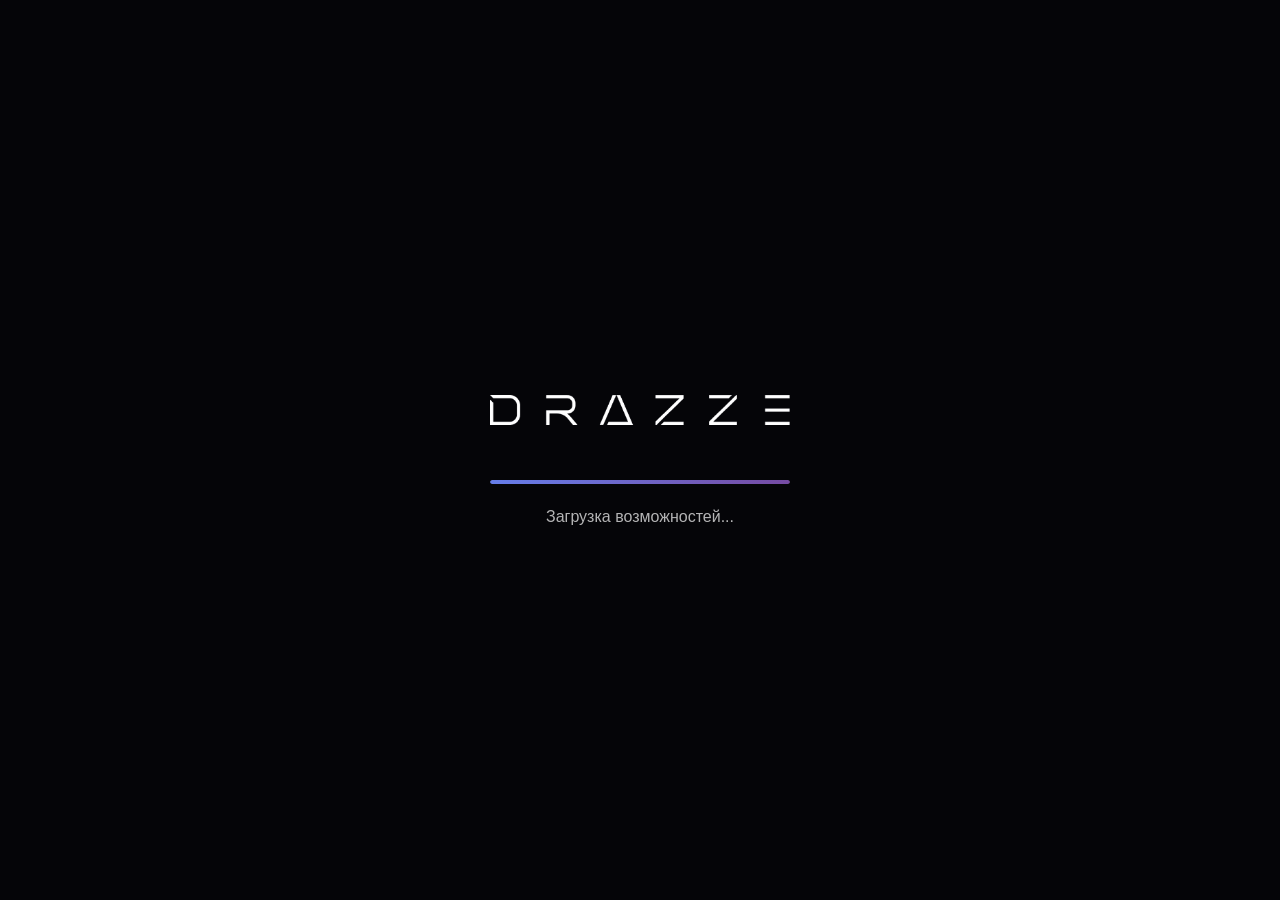
<file: index.html>
<!DOCTYPE html>
<html lang="ru">
<head>
    <meta charset="UTF-8">
    <meta name="viewport" content="width=device-width, initial-scale=1.0, maximum-scale=1.0, user-scalable=no, viewport-fit=cover">
    <title>Стань частью системы | Заработок на трафике</title>
    <link rel="stylesheet" href="styles.css">
</head>
<body>
    <!-- Загрузочная страница -->
    <div id="loader" class="loader">
        <div class="loader-content">
            <div class="loader-logo">
                <img src="img/logo-white.png" alt="Drazze" class="logo-image">
            </div>
            <div class="loader-progress">
                <div class="progress-bar"></div>
            </div>
            <p class="loader-text">Загрузка возможностей...</p>
        </div>
    </div>

    <!-- Стартовая страница -->
    <div id="start-page" class="start-page hidden">
        <div class="start-background">
        </div>
        <div class="start-content">
            <h1 class="start-title">
                <span class="title-line">Стань частью</span>
                <span class="title-line highlight">системы</span>
            </h1>
            <p class="start-subtitle">Как начать зарабатывать на коротких видео и постах с помощью рефералов </p>
            <p class="start-platforms">TikTok • YouTube Shorts • Instagram Reels • Threads</p>
            <button class="start-button pulse" id="startLearningBtn">
                <span>Начать</span>
                <svg class="arrow-icon" viewBox="0 0 24 24" fill="none">
                    <path d="M5 12H19M19 12L12 5M19 12L12 19" stroke="currentColor" stroke-width="2" stroke-linecap="round"/>
                </svg>
            </button>
        </div>
    </div>

    <!-- Интерактивное обучение -->
    <div id="learning" class="learning hidden">
        <!-- Прогресс бар -->
        <div class="progress-container">
            <div class="progress-line">
                <div class="progress-fill" id="progressFill"></div>
            </div>
            <div class="progress-text">
                <span id="currentStep">1</span> / <span id="totalSteps">5</span>
            </div>
        </div>

        <!-- Слайды обучения -->
        <div class="slides-container">
            <!-- Слайд 1: Введение -->
            <div class="slide active" data-slide="1">
                <div class="slide-content">
                    <div class="slide-icon">
                        <svg viewBox="0 0 24 24" fill="none" stroke="currentColor" stroke-width="2">
                            <circle cx="12" cy="12" r="10"/>
                            <circle cx="12" cy="12" r="6"/>
                            <circle cx="12" cy="12" r="2"/>
                        </svg>
                    </div>
                    <h2 class="slide-title">Добро пожаловать!</h2>
                    <p class="slide-text">
                        Ты узнаешь, как начать зарабатывать на коротких видео всего за несколько минут.
                        Система проверена нашими креативщиками и приносит реальный доход.
                    </p>
                    <div class="slide-highlight">
                        <div class="highlight-item">
                            <span class="highlight-number" data-target="1000">0</span>
                            <span class="highlight-label">$ в месяц</span>
                        </div>
                    </div>
                </div>
            </div>

            <!-- Слайд 2: Как начать -->
            <div class="slide" data-slide="2">
                <div class="slide-content">
                    <div class="slide-icon">
                        <svg viewBox="0 0 24 24" fill="none" stroke="currentColor" stroke-width="2" stroke-linecap="round" stroke-linejoin="round">
                            <path d="M4.5 16.5c-1.5 1.26-2 5-2 5s3.74-.5 5-2c.71-.84.7-2.13-.09-2.91a2.18 2.18 0 0 0-2.91-.09z"/>
                            <path d="m12 15-3-3a22 22 0 0 1 2-3.95A12.88 12.88 0 0 1 22 2c0 2.72-.78 7.5-6 11a22.35 22.35 0 0 1-4 2z"/>
                            <path d="M9 12H4s.55-3.03 2-4c1.62-1.08 5 0 5 0"/>
                            <path d="M12 15v5s3.03-.55 4-2c1.08-1.62 0-5 0-5"/>
                            <path d="M15 11.5V9"/>
                            <path d="M17 8a1 1 0 1 0 2 0 1 1 0 1 0-2 0"/>
                        </svg>
                    </div>
                    <h2 class="slide-title">Как начать</h2>
                    <div class="steps-list">
                        <div class="step-item" data-step="1">
                            <div class="step-icon">
                                <svg viewBox="0 0 24 24" fill="currentColor">
                                    <circle cx="12" cy="12" r="10"/>
                                    <text x="12" y="16" text-anchor="middle" fill="white" font-size="14" font-weight="bold">1</text>
                                </svg>
                            </div>
                            <div class="step-info">
                                <h3>Старт</h3>
                                <p>Пройди краткое вступление и получи доступ к материалам</p>
                            </div>
                        </div>
                        <div class="step-item" data-step="2">
                            <div class="step-icon">
                                <svg viewBox="0 0 24 24" fill="currentColor">
                                    <circle cx="12" cy="12" r="10"/>
                                    <text x="12" y="16" text-anchor="middle" fill="white" font-size="14" font-weight="bold">2</text>
                                </svg>
                            </div>
                            <div class="step-info">
                                <h3>Изучи материалы</h3>
                                <p>Пошаговая инструкция за 20 минут обучения</p>
                            </div>
                        </div>
                        <div class="step-item" data-step="3">
                            <div class="step-icon">
                                <svg viewBox="0 0 24 24" fill="currentColor">
                                    <circle cx="12" cy="12" r="10"/>
                                    <text x="12" y="16" text-anchor="middle" fill="white" font-size="14" font-weight="bold">3</text>
                                </svg>
                            </div>
                            <div class="step-info">
                                <h3>Создай первый контент</h3>
                                <p>Используй свои идеи или готовые шаблоны и начни зарабатывать</p>
                            </div>
                        </div>
                        <div class="step-item highlight-step" data-step="4">
                            <div class="step-icon">
                                <svg viewBox="0 0 24 24" fill="currentColor">
                                    <path d="M12 2C6.48 2 2 6.48 2 12s4.48 10 10 10 10-4.48 10-10S17.52 2 12 2zm1.41 16.09V20h-2.67v-1.93c-1.71-.36-3.16-1.46-3.27-3.4h1.96c.1 1.05.82 1.87 2.65 1.87 1.96 0 2.4-.98 2.4-1.59 0-.83-.44-1.61-2.67-2.14-2.48-.6-4.18-1.62-4.18-3.67 0-1.72 1.39-2.84 3.11-3.21V4h2.67v1.95c1.86.45 2.79 1.86 2.85 3.39H14.3c-.05-1.11-.64-1.87-2.22-1.87-1.5 0-2.4.68-2.4 1.64 0 .84.65 1.39 2.67 1.91s4.18 1.39 4.18 3.91c-.01 1.83-1.38 2.83-3.12 3.16z"/>
                                </svg>
                            </div>
                            <div class="step-info">
                                <h3>Получай доход</h3>
                                <p>Деньги за каждого приведенного вами реферала</p>
                            </div>
                        </div>
                    </div>
                </div>
            </div>

            <!-- Слайд 3: Платформы -->
            <div class="slide" data-slide="3">
                <div class="slide-content">
                    <div class="slide-icon">
                        <svg viewBox="0 0 24 24" fill="none" stroke="currentColor" stroke-width="2">
                            <rect x="5" y="2" width="14" height="20" rx="2" ry="2"/>
                            <line x1="12" y1="18" x2="12" y2="18"/>
                        </svg>
                    </div>
                    <h2 class="slide-title">Где публиковать</h2>
                    <p class="slide-text">Выбери платформу, которая тебе ближе:</p>
                    <div class="platforms-grid">
                        <div class="platform-card" data-platform="tiktok">
                            <div class="platform-icon">
                                <svg viewBox="0 0 24 24" fill="currentColor">
                                    <path d="M12 3v10.55c-.59-.34-1.27-.55-2-.55-2.21 0-4 1.79-4 4s1.79 4 4 4 4-1.79 4-4V7h4V3h-6z"/>
                                </svg>
                            </div>
                            <h3>TikTok</h3>
                            <p>Самая быстрая аудитория</p>
                        </div>
                        <div class="platform-card" data-platform="youtube">
                            <div class="platform-icon">
                                <svg viewBox="0 0 24 24" fill="currentColor">
                                    <path d="M10 16.5l6-4.5-6-4.5v9zM12 2C6.48 2 2 6.48 2 12s4.48 10 10 10 10-4.48 10-10S17.52 2 12 2zm0 18c-4.41 0-8-3.59-8-8s3.59-8 8-8 8 3.59 8 8-3.59 8-8 8z"/>
                                </svg>
                            </div>
                            <h3>YouTube Shorts</h3>
                            <p>Более возрастная аудитория</p>
                        </div>
                        <div class="platform-card combined" data-platform="instagram-threads">
                            <div class="platform-icons-combined">
                                <div class="platform-icon-small">
                                    <svg viewBox="0 0 24 24" fill="none" stroke="currentColor" stroke-width="2">
                                        <rect x="2" y="2" width="20" height="20" rx="5" ry="5"/>
                                        <path d="M16 11.37A4 4 0 1 1 12.63 8 4 4 0 0 1 16 11.37z"/>
                                        <line x1="17.5" y1="6.5" x2="17.51" y2="6.5"/>
                                    </svg>
                                </div>
                                <div class="platform-icon-small">
                                    <svg viewBox="0 0 24 24" fill="none" stroke="currentColor" stroke-width="2" stroke-linecap="round" stroke-linejoin="round">
                                        <path d="M21 15a2 2 0 0 1-2 2H7l-4 4V5a2 2 0 0 1 2-2h14a2 2 0 0 1 2 2z"/>
                                        <line x1="9" y1="10" x2="15" y2="10"/>
                                        <line x1="9" y1="14" x2="15" y2="14"/>
                                    </svg>
                                </div>
                            </div>
                            <div class="platform-names">
                                <h3>Instagram Reels</h3>
                                <h3>Threads</h3>
                            </div>
                            <p>Стабильный заработок</p>
                        </div>
                    </div>
                </div>
            </div>

            <!-- Слайд 4: Преимущества -->
            <div class="slide" data-slide="4">
                <div class="slide-content">
                    <div class="slide-icon">
                        <svg viewBox="0 0 24 24" fill="currentColor">
                            <path d="M12 2l3.09 6.26L22 9.27l-5 4.87 1.18 6.88L12 17.77l-6.18 3.25L7 14.14 2 9.27l6.91-1.01L12 2z"/>
                        </svg>
                    </div>
                    <h2 class="slide-title">Почему это работает?</h2>
                    <div class="benefits-list">
                        <div class="benefit-item">
                            <div class="benefit-check">
                                <svg viewBox="0 0 24 24" fill="currentColor">
                                    <path d="M9 16.17L4.83 12l-1.42 1.41L9 19 21 7l-1.41-1.41z"/>
                                </svg>
                            </div>
                            <div class="benefit-text">
                                <strong>Быстрый старт</strong> - первые деньги сразу же после реферальной цепи
                            </div>
                        </div>
                        <div class="benefit-item">
                            <div class="benefit-check">
                                <svg viewBox="0 0 24 24" fill="currentColor">
                                    <path d="M9 16.17L4.83 12l-1.42 1.41L9 19 21 7l-1.41-1.41z"/>
                                </svg>
                            </div>
                            <div class="benefit-text">
                                <strong>Простота</strong> - нужен только смартфон
                            </div>
                        </div>
                        <div class="benefit-item">
                            <div class="benefit-check">
                                <svg viewBox="0 0 24 24" fill="currentColor">
                                    <path d="M9 16.17L4.83 12l-1.42 1.41L9 19 21 7l-1.41-1.41z"/>
                                </svg>
                            </div>
                            <div class="benefit-text">
                                <strong>Готовые шаблоны</strong> - не нужно придумывать с нуля 
                            </div>
                        </div>
                        <div class="benefit-item">
                            <div class="benefit-check">
                                <svg viewBox="0 0 24 24" fill="currentColor">
                                    <path d="M9 16.17L4.83 12l-1.42 1.41L9 19 21 7l-1.41-1.41z"/>
                                </svg>
                            </div>
                            <div class="benefit-text">
                                <strong>Масштабируемость</strong> - один раз научился, зарабатывай постоянно 
                            </div>
                        </div>
                        <div class="benefit-item">
                            <div class="benefit-check">
                                <svg viewBox="0 0 24 24" fill="currentColor">
                                    <path d="M9 16.17L4.83 12l-1.42 1.41L9 19 21 7l-1.41-1.41z"/>
                                </svg>
                            </div>
                            <div class="benefit-text">
                                <strong>Проверено</strong> - полностью отработанная система 
                            </div>
                        </div>
                    </div>
                    <div class="money-animation">
                        <div class="money-icon">
                            <svg viewBox="0 0 24 24" fill="currentColor">
                                <path d="M12 2C6.48 2 2 6.48 2 12s4.48 10 10 10 10-4.48 10-10S17.52 2 12 2zm1.41 16.09V20h-2.67v-1.93c-1.71-.36-3.16-1.46-3.27-3.4h1.96c.1 1.05.82 1.87 2.65 1.87 1.96 0 2.4-.98 2.4-1.59 0-.83-.44-1.61-2.67-2.14-2.48-.6-4.18-1.62-4.18-3.67 0-1.72 1.39-2.84 3.11-3.21V4h2.67v1.95c1.86.45 2.79 1.86 2.85 3.39H14.3c-.05-1.11-.64-1.87-2.22-1.87-1.5 0-2.4.68-2.4 1.64 0 .84.65 1.39 2.67 1.91s4.18 1.39 4.18 3.91c-.01 1.83-1.38 2.83-3.12 3.16z"/>
                            </svg>
                        </div>
                        <div class="money-text">Реальный доход от первого дня</div>
                    </div>
                </div>
            </div>

            <!-- Слайд 5: Финальный -->
            <div class="slide" data-slide="5">
                <div class="slide-content final-slide">
                    <div class="slide-icon large">
                        <svg viewBox="0 0 24 24" fill="none" stroke="currentColor" stroke-width="2" stroke-linecap="round" stroke-linejoin="round">
                            <path d="M12 2C6.48 2 2 6.48 2 12s4.48 10 10 10 10-4.48 10-10S17.52 2 12 2z"/>
                            <path d="M8 14s1.5 2 4 2 4-2 4-2"/>
                            <line x1="9" y1="9" x2="9.01" y2="9"/>
                            <line x1="15" y1="9" x2="15.01" y2="9"/>
                            <path d="M12 2v4M12 18v4M2 12h4M18 12h4"/>
                            <path d="M5.64 5.64l2.83 2.83M15.53 15.53l2.83 2.83M5.64 18.36l2.83-2.83M15.53 8.47l2.83-2.83"/>
                        </svg>
                    </div>
                    <h2 class="slide-title">Готов начать?</h2>
                    <p class="slide-text">
                        Ты узнал всё необходимое для старта. Теперь осталось только начать!
                    </p>
                    <div class="final-stats">
                        <div class="final-stat">
                            <div class="final-stat-number">1000+</div>
                            <div class="final-stat-label">$ в месяц</div>
                        </div>
                        <div class="final-stat">
                            <div class="final-stat-number">100+</div>
                            <div class="final-stat-label">Реферальных цепей</div>
                        </div>
                        <div class="final-stat">
                            <div class="final-stat-number">1</div>
                            <div class="final-stat-label">Шаг до первых денег</div>
                        </div>
                    </div>
                    <button class="final-cta-button pulse" id="getAccessBtn">
                        <span>Получить доступ</span>
                        <svg class="arrow-icon" viewBox="0 0 24 24" fill="none">
                            <path d="M5 12H19M19 12L12 5M19 12L12 19" stroke="currentColor" stroke-width="2" stroke-linecap="round"/>
                        </svg>
                    </button>
                    <div class="guarantee-text">
                        <span class="guarantee-icon">
                            <svg viewBox="0 0 24 24" fill="currentColor">
                                <path d="M9 16.17L4.83 12l-1.42 1.41L9 19 21 7l-1.41-1.41z"/>
                            </svg>
                        </span>
                        Гарантия результата даже если у вас один реферал 
                    </div>
                </div>
            </div>
        </div>

        <!-- Навигация -->
        <div class="navigation">
            <button class="nav-button prev" id="prevBtn" disabled>
                <svg viewBox="0 0 24 24" fill="none">
                    <path d="M19 12H5M5 12L12 19M5 12L12 5" stroke="currentColor" stroke-width="2" stroke-linecap="round"/>
                </svg>
                Назад
            </button>
            <button class="nav-button next" id="nextBtn">
                Далее
                <svg viewBox="0 0 24 24" fill="none">
                    <path d="M5 12H19M19 12L12 5M19 12L12 19" stroke="currentColor" stroke-width="2" stroke-linecap="round"/>
                </svg>
            </button>
        </div>
    </div>

    <!-- Выбор курса (после "Получить доступ") -->
    <div id="courseChoiceModal" class="course-choice-overlay hidden">
        <div class="course-choice-modal">
            <h2 class="course-choice-title">Выберите курс</h2>
            <p class="course-choice-subtitle">Как хотите продолжить?</p>
            <div class="course-choice-buttons">
                <button type="button" class="course-choice-btn course-choice-btn-primary" id="quickStartBtn">
                    <span class="course-choice-btn-icon">
                        <svg viewBox="0 0 24 24" fill="currentColor" width="32" height="32">
                            <path d="M13 2L3 14h9l-1 8 10-12h-9l1-8z"/>
                        </svg>
                    </span>
                    <span class="course-choice-btn-label">Быстрый старт</span>
                    <span class="course-choice-btn-desc">Краткая инструкция и доступ к материалам</span>
                </button>
                <button type="button" class="course-choice-btn course-choice-btn-secondary" id="extendedCourseBtn">
                    <span class="course-choice-btn-icon">
                        <svg viewBox="0 0 24 24" fill="none" stroke="currentColor" stroke-width="2" stroke-linecap="round" stroke-linejoin="round" width="32" height="32">
                            <path d="M4 19.5A2.5 2.5 0 0 1 6.5 17H20"/>
                            <path d="M6.5 2H20v20H6.5A2.5 2.5 0 0 1 4 19.5v-15A2.5 2.5 0 0 1 6.5 2z"/>
                            <line x1="8" y1="7" x2="16" y2="7"/>
                            <line x1="8" y1="11" x2="16" y2="11"/>
                            <line x1="8" y1="15" x2="12" y2="15"/>
                        </svg>
                    </span>
                    <span class="course-choice-btn-label">Расширенный курс</span>
                    <span class="course-choice-btn-desc">Подробное обучение — скоро</span>
                </button>
            </div>
            <button type="button" class="course-choice-close" id="courseChoiceClose" aria-label="Закрыть">
                <svg viewBox="0 0 24 24" fill="none" stroke="currentColor" stroke-width="2" width="24" height="24">
                    <path d="M18 6L6 18M6 6l12 12"/>
                </svg>
            </button>
        </div>
    </div>

    <script src="script.js"></script>
</body>
</html>
</file>
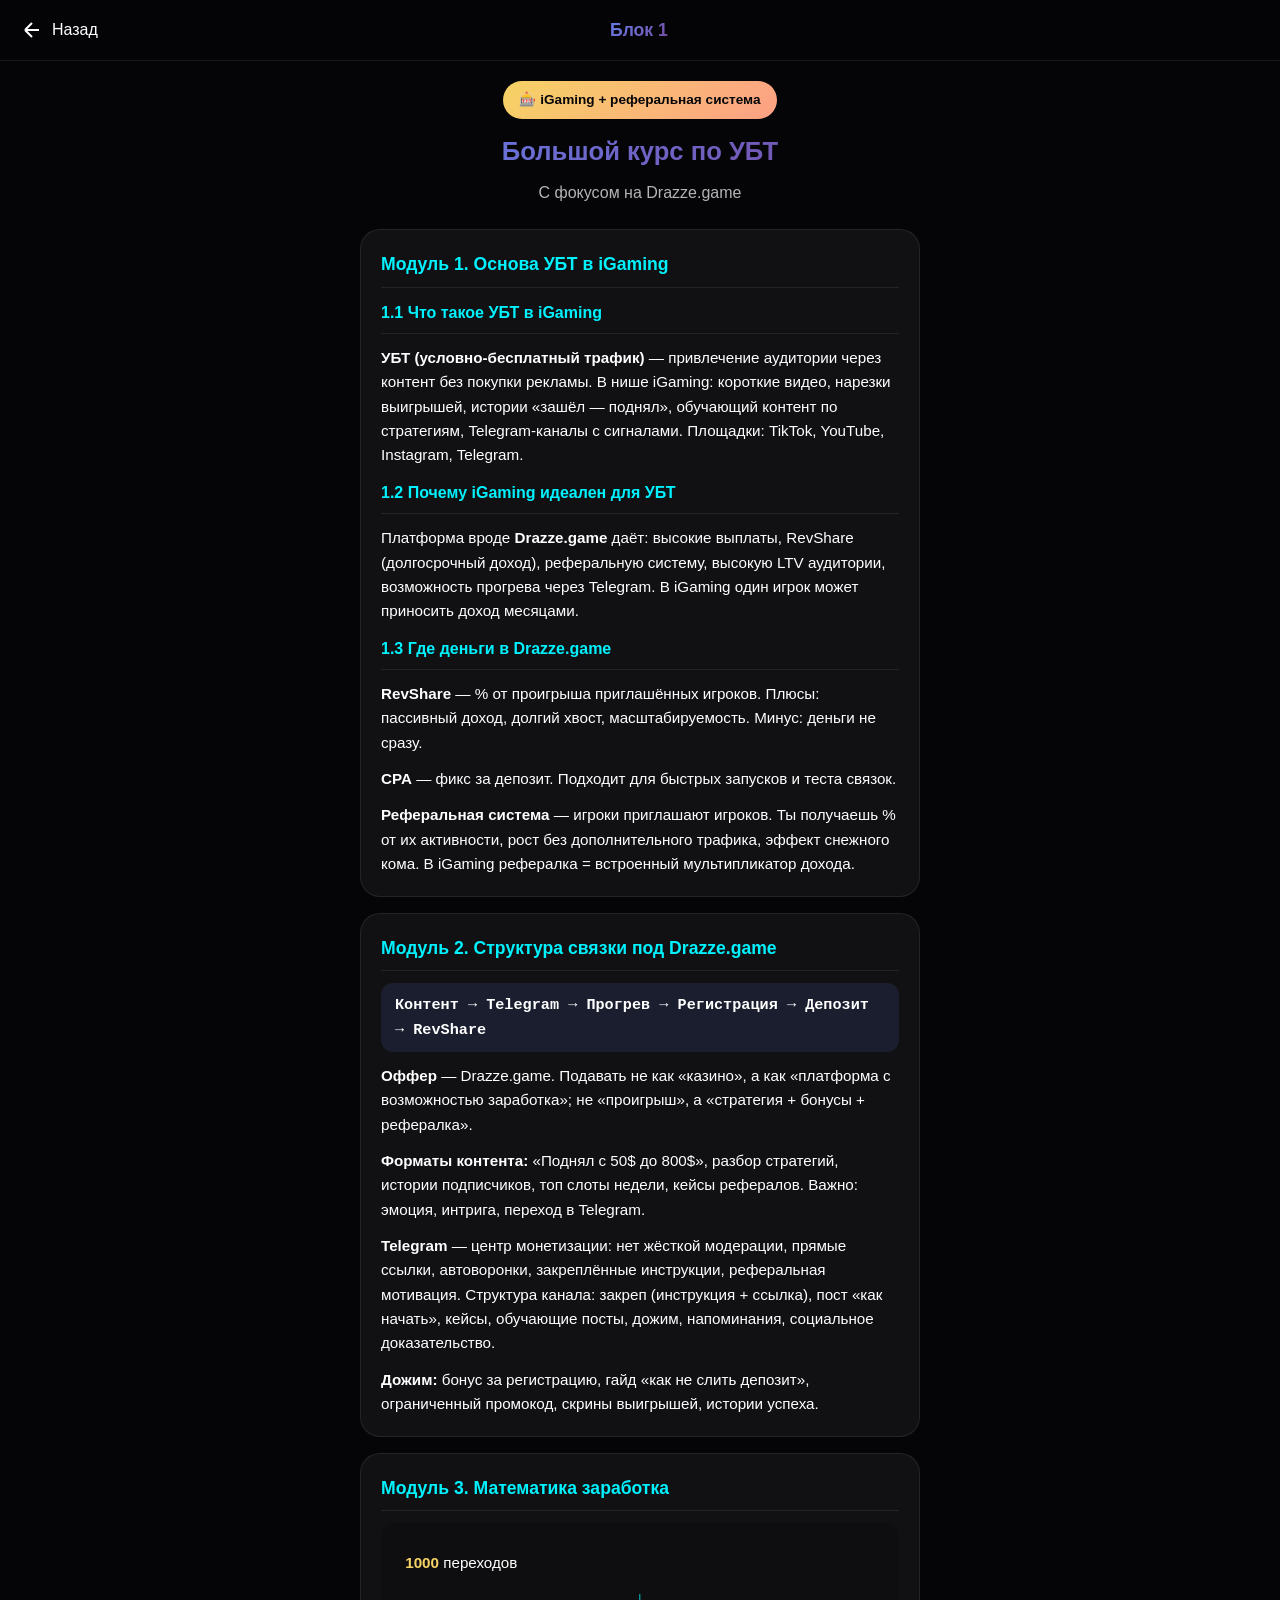
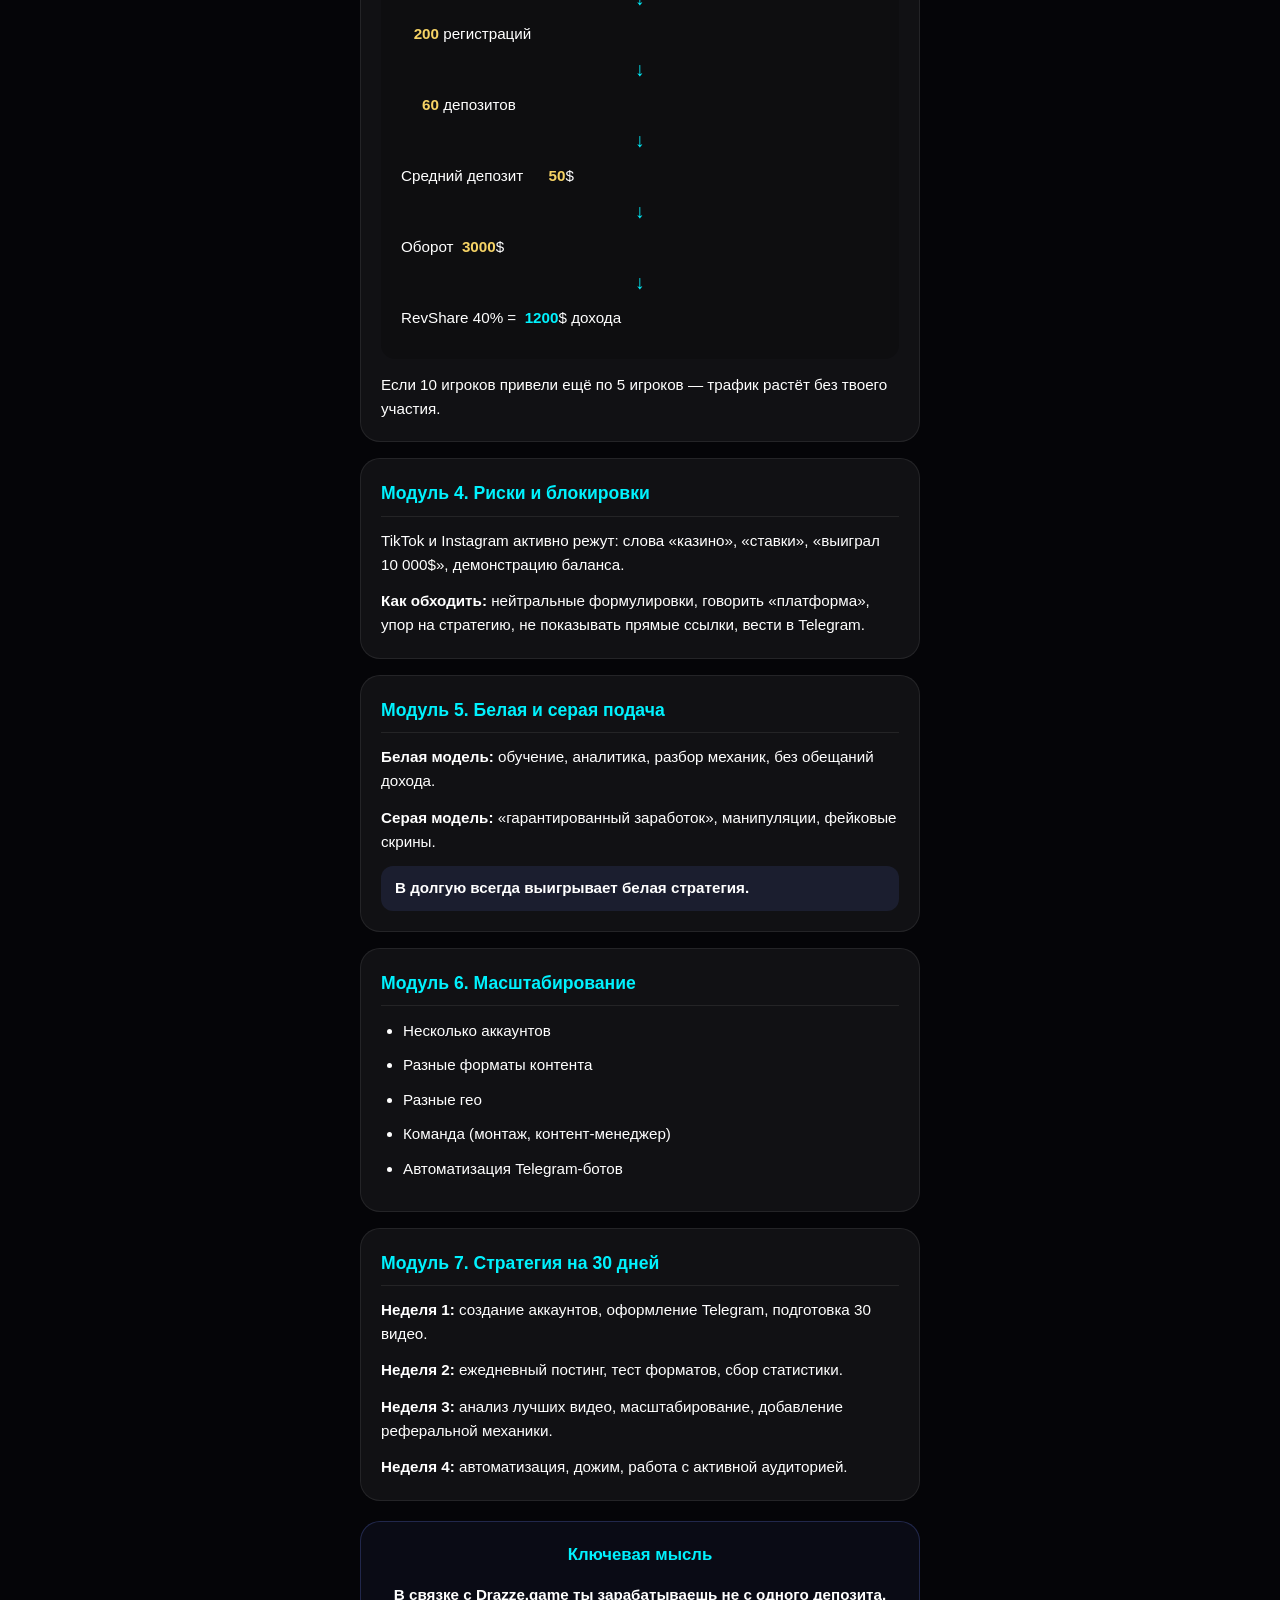
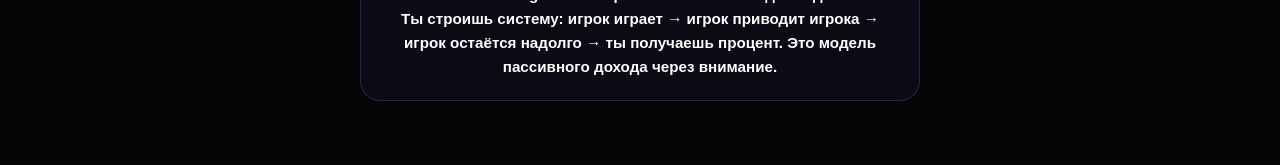
<file: block-1.html>
<!DOCTYPE html>
<html lang="ru" class="ext-course-doc">
<head>
    <meta charset="UTF-8">
    <meta name="viewport" content="width=device-width, initial-scale=1.0, maximum-scale=1.0, user-scalable=no, viewport-fit=cover, interactive-widget=resizes-content">
    <title>Блок 1. Большой курс по УБТ (Drazze.game) | Расширенный курс</title>
    <link rel="stylesheet" href="styles.css">
</head>
<body class="ext-course-page b8-page">
    <header class="ext-course-header">
        <a href="extended-course.html" class="ext-course-back" aria-label="Назад">
            <svg viewBox="0 0 24 24" fill="none" stroke="currentColor" stroke-width="2" width="24" height="24">
                <path d="M19 12H5M5 12l7 7M5 12l7-7"/>
            </svg>
            <span>Назад</span>
        </a>
        <h1 class="ext-course-title">Блок 1</h1>
        <div class="ext-course-header-spacer"></div>
    </header>

    <div class="ext-course-scroll">
    <main class="ext-course-main b8-main">
        <div class="b8-hero">
            <span class="course-badge" style="display: inline-block; margin-bottom: 12px;">🎰 iGaming + реферальная система</span>
            <h2 class="b8-hero-title">Большой курс по УБТ</h2>
            <p class="b8-hero-subtitle">С фокусом на Drazze.game</p>
        </div>

        <section class="b8-section b8-card" id="b1-module-1">
            <h3 class="b8-section-title">Модуль 1. Основа УБТ в iGaming</h3>
            <h4 class="b8-section-title" style="font-size: 1rem; margin-top: 12px;">1.1 Что такое УБТ в iGaming</h4>
            <p><strong>УБТ (условно-бесплатный трафик)</strong> — привлечение аудитории через контент без покупки рекламы. В нише iGaming: короткие видео, нарезки выигрышей, истории «зашёл — поднял», обучающий контент по стратегиям, Telegram-каналы с сигналами. Площадки: TikTok, YouTube, Instagram, Telegram.</p>
            <h4 class="b8-section-title" style="font-size: 1rem; margin-top: 12px;">1.2 Почему iGaming идеален для УБТ</h4>
            <p>Платформа вроде <strong>Drazze.game</strong> даёт: высокие выплаты, RevShare (долгосрочный доход), реферальную систему, высокую LTV аудитории, возможность прогрева через Telegram. В iGaming один игрок может приносить доход месяцами.</p>
            <h4 class="b8-section-title" style="font-size: 1rem; margin-top: 12px;">1.3 Где деньги в Drazze.game</h4>
            <p><strong>RevShare</strong> — % от проигрыша приглашённых игроков. Плюсы: пассивный доход, долгий хвост, масштабируемость. Минус: деньги не сразу.</p>
            <p><strong>CPA</strong> — фикс за депозит. Подходит для быстрых запусков и теста связок.</p>
            <p><strong>Реферальная система</strong> — игроки приглашают игроков. Ты получаешь % от их активности, рост без дополнительного трафика, эффект снежного кома. В iGaming рефералка = встроенный мультипликатор дохода.</p>
        </section>

        <section class="b8-section b8-card" id="b1-module-2">
            <h3 class="b8-section-title">Модуль 2. Структура связки под Drazze.game</h3>
            <p class="course-formula-line b8-rule-inline" style="margin-bottom: 12px;">Контент → Telegram → Прогрев → Регистрация → Депозит → RevShare</p>
            <p><strong>Оффер</strong> — Drazze.game. Подавать не как «казино», а как «платформа с возможностью заработка»; не «проигрыш», а «стратегия + бонусы + рефералка».</p>
            <p><strong>Форматы контента:</strong> «Поднял с 50$ до 800$», разбор стратегий, истории подписчиков, топ слоты недели, кейсы рефералов. Важно: эмоция, интрига, переход в Telegram.</p>
            <p><strong>Telegram</strong> — центр монетизации: нет жёсткой модерации, прямые ссылки, автоворонки, закреплённые инструкции, реферальная мотивация. Структура канала: закреп (инструкция + ссылка), пост «как начать», кейсы, обучающие посты, дожим, напоминания, социальное доказательство.</p>
            <p><strong>Дожим:</strong> бонус за регистрацию, гайд «как не слить депозит», ограниченный промокод, скрины выигрышей, истории успеха.</p>
        </section>

        <section class="b8-section b8-card" id="b1-module-3">
            <h3 class="b8-section-title">Модуль 3. Математика заработка</h3>
            <div class="formula-demo formula-demo--open">
                <div class="formula-step visible"><span class="formula-value" data-value="1000">1000</span> переходов</div>
                <div class="formula-arrow visible">↓</div>
                <div class="formula-step visible"><span class="formula-value" data-value="200">200</span> регистраций</div>
                <div class="formula-arrow visible">↓</div>
                <div class="formula-step visible"><span class="formula-value" data-value="60">60</span> депозитов</div>
                <div class="formula-arrow visible">↓</div>
                <div class="formula-step visible">Средний депозит <span class="formula-value" data-value="50">50</span>$</div>
                <div class="formula-arrow visible">↓</div>
                <div class="formula-step visible">Оборот <span class="formula-value" data-value="3000">3000</span>$</div>
                <div class="formula-arrow visible">↓</div>
                <div class="formula-step visible">RevShare 40% = <span class="formula-result" data-value="1200">1200</span>$ дохода</div>
            </div>
            <p class="formula-note">Если 10 игроков привели ещё по 5 игроков — трафик растёт без твоего участия.</p>
        </section>

        <section class="b8-section b8-card" id="b1-module-4">
            <h3 class="b8-section-title">Модуль 4. Риски и блокировки</h3>
            <p>TikTok и Instagram активно режут: слова «казино», «ставки», «выиграл 10 000$», демонстрацию баланса.</p>
            <p><strong>Как обходить:</strong> нейтральные формулировки, говорить «платформа», упор на стратегию, не показывать прямые ссылки, вести в Telegram.</p>
        </section>

        <section class="b8-section b8-card" id="b1-module-5">
            <h3 class="b8-section-title">Модуль 5. Белая и серая подача</h3>
            <p><strong>Белая модель:</strong> обучение, аналитика, разбор механик, без обещаний дохода.</p>
            <p><strong>Серая модель:</strong> «гарантированный заработок», манипуляции, фейковые скрины.</p>
            <p class="b8-rule-inline">В долгую всегда выигрывает белая стратегия.</p>
        </section>

        <section class="b8-section b8-card" id="b1-module-6">
            <h3 class="b8-section-title">Модуль 6. Масштабирование</h3>
            <ul class="b8-steps" style="list-style: disc; padding-left: 22px;">
                <li>Несколько аккаунтов</li>
                <li>Разные форматы контента</li>
                <li>Разные гео</li>
                <li>Команда (монтаж, контент-менеджер)</li>
                <li>Автоматизация Telegram-ботов</li>
            </ul>
        </section>

        <section class="b8-section b8-card" id="b1-module-7">
            <h3 class="b8-section-title">Модуль 7. Стратегия на 30 дней</h3>
            <p><strong>Неделя 1:</strong> создание аккаунтов, оформление Telegram, подготовка 30 видео.</p>
            <p><strong>Неделя 2:</strong> ежедневный постинг, тест форматов, сбор статистики.</p>
            <p><strong>Неделя 3:</strong> анализ лучших видео, масштабирование, добавление реферальной механики.</p>
            <p><strong>Неделя 4:</strong> автоматизация, дожим, работа с активной аудиторией.</p>
        </section>

        <div class="b8-summary b8-card course-key-block">
            <h3 class="b8-summary-title">Ключевая мысль</h3>
            <p class="b8-summary-final">В связке с <strong>Drazze.game</strong> ты зарабатываешь не с одного депозита. Ты строишь систему: игрок играет → игрок приводит игрока → игрок остаётся надолго → ты получаешь процент. Это модель пассивного дохода через внимание.</p>
        </div>
    </main>
    </div>

    <script src="extended-course.js"></script>
    <script>
        document.querySelectorAll('.b8-section-title').forEach(function(h) {
            h.setAttribute('tabindex', '0');
        });
    </script>
</body>
</html>
</file>
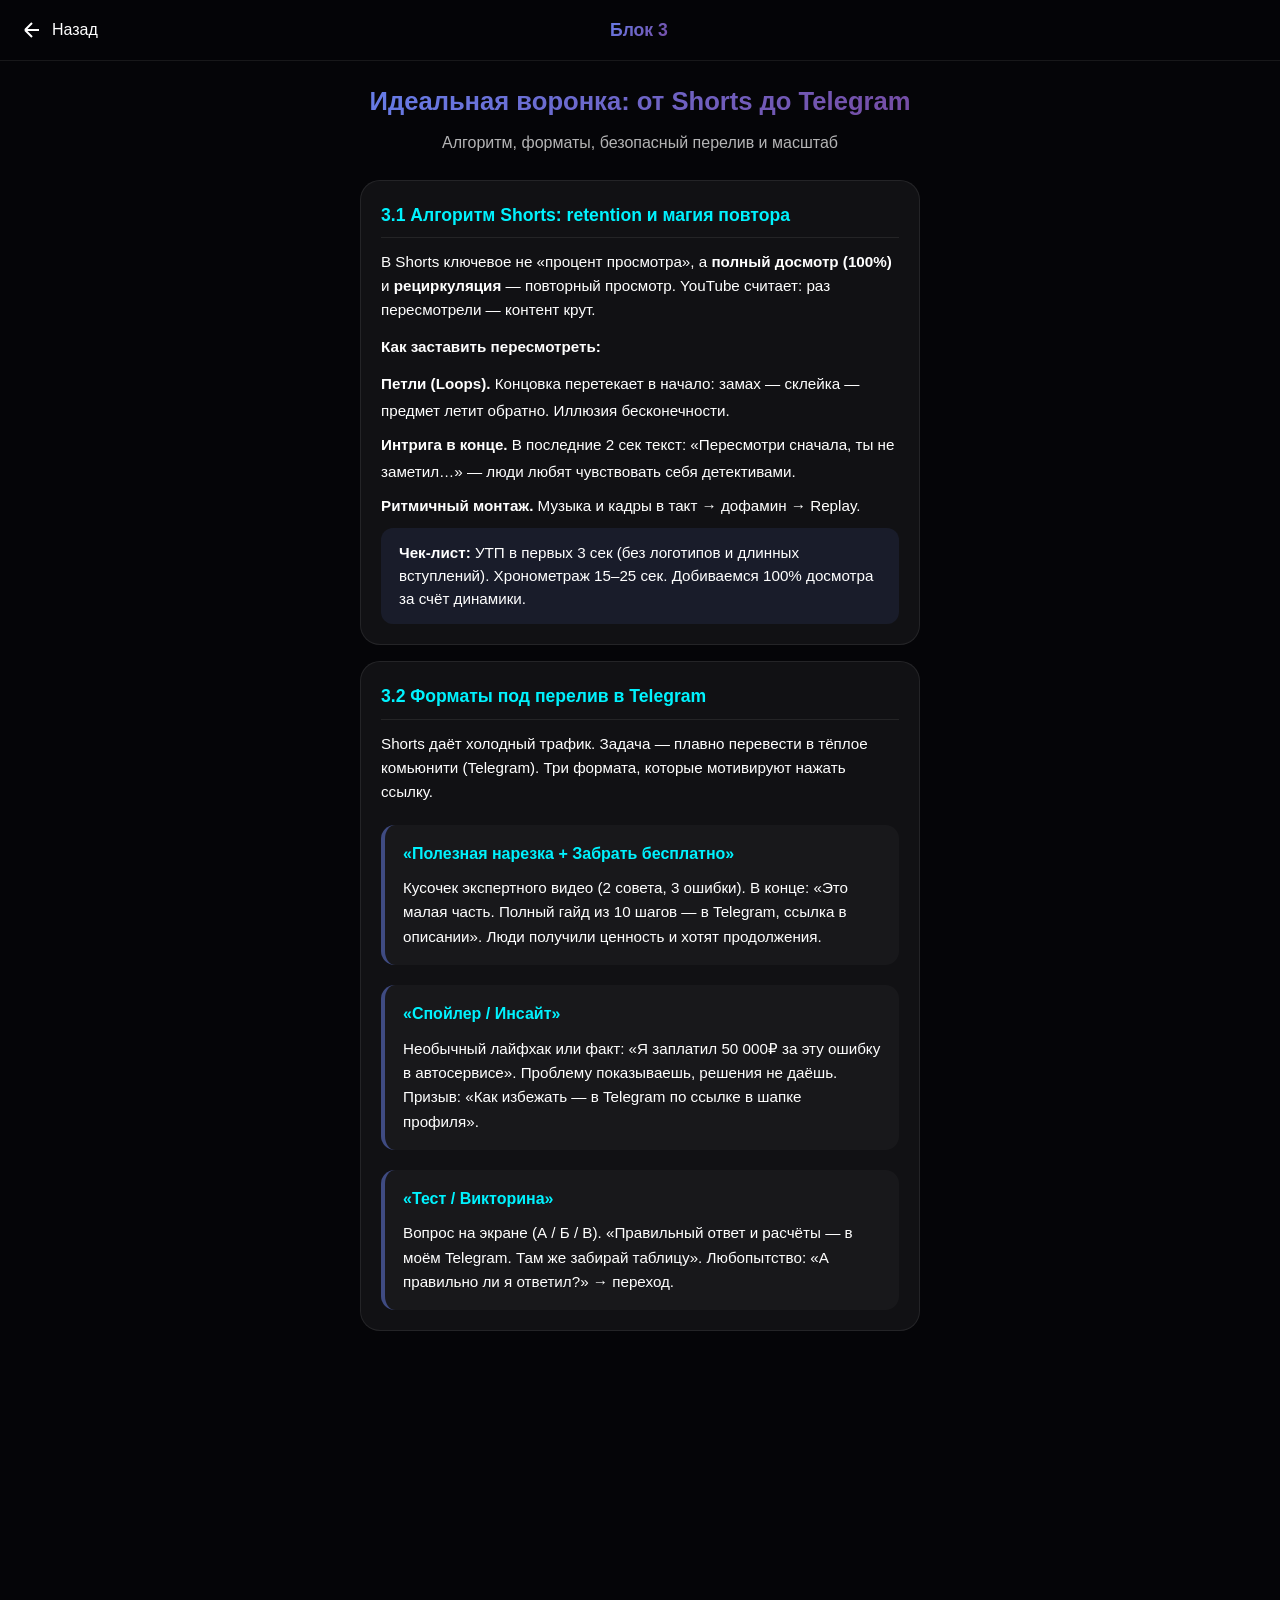
<file: block-3.html>
<!DOCTYPE html>
<html lang="ru" class="ext-course-doc">
<head>
    <meta charset="UTF-8">
    <meta name="viewport" content="width=device-width, initial-scale=1.0, maximum-scale=1.0, user-scalable=no, viewport-fit=cover, interactive-widget=resizes-content">
    <title>Блок 3. YouTube УБТ — от Shorts до Telegram | Расширенный курс</title>
    <link rel="stylesheet" href="styles.css">
</head>
<body class="ext-course-page b8-page b7-page">
    <header class="ext-course-header">
        <a href="extended-course.html" class="ext-course-back" aria-label="Назад">
            <svg viewBox="0 0 24 24" fill="none" stroke="currentColor" stroke-width="2" width="24" height="24">
                <path d="M19 12H5M5 12l7 7M5 12l7-7"/>
            </svg>
            <span>Назад</span>
        </a>
        <h1 class="ext-course-title">Блок 3</h1>
        <div class="ext-course-header-spacer"></div>
    </header>

    <div class="ext-course-scroll">
    <main class="ext-course-main b8-main">
        <div class="b8-hero b7-hero">
            <h2 class="b8-hero-title">Идеальная воронка: от Shorts до Telegram</h2>
            <p class="b8-hero-subtitle">Алгоритм, форматы, безопасный перелив и масштаб</p>
        </div>

        <section class="b8-section b8-card b7-section" id="b3-algo">
            <h3 class="b8-section-title">3.1 Алгоритм Shorts: retention и магия повтора</h3>
            <p>В Shorts ключевое не «процент просмотра», а <strong>полный досмотр (100%)</strong> и <strong>рециркуляция</strong> — повторный просмотр. YouTube считает: раз пересмотрели — контент крут.</p>
            <p><strong>Как заставить пересмотреть:</strong></p>
            <ul class="b8-steps" style="list-style: none; padding-left: 0;">
                <li><strong>Петли (Loops).</strong> Концовка перетекает в начало: замах — склейка — предмет летит обратно. Иллюзия бесконечности.</li>
                <li><strong>Интрига в конце.</strong> В последние 2 сек текст: «Пересмотри сначала, ты не заметил…» — люди любят чувствовать себя детективами.</li>
                <li><strong>Ритмичный монтаж.</strong> Музыка и кадры в такт → дофамин → Replay.</li>
            </ul>
            <div class="b7-week">
                <strong>Чек-лист:</strong> УТП в первых 3 сек (без логотипов и длинных вступлений). Хронометраж 15–25 сек. Добиваемся 100% досмотра за счёт динамики.
            </div>
        </section>

        <section class="b8-section b8-card b7-section" id="b3-formats">
            <h3 class="b8-section-title">3.2 Форматы под перелив в Telegram</h3>
            <p>Shorts даёт холодный трафик. Задача — плавно перевести в тёплое комьюнити (Telegram). Три формата, которые мотивируют нажать ссылку.</p>

            <div class="b7-tie">
                <h4 class="b7-tie-title">«Полезная нарезка + Забрать бесплатно»</h4>
                <p>Кусочек экспертного видео (2 совета, 3 ошибки). В конце: «Это малая часть. Полный гайд из 10 шагов — в Telegram, ссылка в описании». Люди получили ценность и хотят продолжения.</p>
            </div>

            <div class="b7-tie">
                <h4 class="b7-tie-title">«Спойлер / Инсайт»</h4>
                <p>Необычный лайфхак или факт: «Я заплатил 50 000₽ за эту ошибку в автосервисе». Проблему показываешь, решения не даёшь. Призыв: «Как избежать — в Telegram по ссылке в шапке профиля».</p>
            </div>

            <div class="b7-tie">
                <h4 class="b7-tie-title">«Тест / Викторина»</h4>
                <p>Вопрос на экране (А / Б / В). «Правильный ответ и расчёты — в моём Telegram. Там же забирай таблицу». Любопытство: «А правильно ли я ответил?» → переход.</p>
            </div>
        </section>

        <section class="b8-section b8-card b7-section b8-card-important" id="b3-telegram">
            <h3 class="b8-section-title">3.3 Ведение трафика в Telegram: безопасность</h3>
            <p>YouTube следит, куда уводишь зрителя. Прямые ссылки <code>https://t.me/...</code> в описании или в видео — красный флаг. Делаем по правилам.</p>

            <p><strong>Ссылка в био.</strong> В «О канале» пиши: «Мой Telegram: ищите @nickname» — без кликабельной ссылки. Или клоака: простой сайт/страница с редиректом на канал.</p>

            <p><strong>Закреп под видео.</strong> После выхода Shorts — сразу комментарий-закреп: «Вся инфа и плюшки здесь — [твой ник без @]». Самый безопасный способ.</p>

            <p><strong>Призыв без триггер-слов.</strong> Не «Переходи», не «Ссылка в описании». Говори: «Вся начинка в шапке профиля», «Закреп под видео ждёт тебя», «Пиши слово ГАЙД в поиске моего Telegram (ссылка в закрепе)».</p>

            <p><strong>Описание и теги.</strong> Уникальный текст 100–150 слов под каждое видео. В конце: «Больше материалов — в Telegram (ссылка в шапке)». 3–5 тегов по теме.</p>
        </section>

        <section class="b8-section b8-card b7-section" id="b3-scale">
            <h3 class="b8-section-title">3.4 Масштаб: сетка каналов</h3>
            <p>Один канал = линейный рост. Сетка каналов (PBN) = экспонента и меньше рисков: потерял один — остальные работают.</p>

            <p><strong>Кластеризация.</strong> Основной канал, например, про фриланс. Сателлиты: канал 1 — обзоры программ, канал 2 — истории успеха, канал 3 — разбор бирж. Все льют в один Telegram автора.</p>

            <p><strong>Техническая гигиена.</strong> Антидетект-браузеры (разные профили) для регистрации каналов. Сим-карты разных операторов. Контент уникальный по файлу (не перезалив), по смыслу — один и тот же (рерайт).</p>

            <p><strong>Система «Паблишер».</strong> Отдельный человек или аутсорс: ТЗ + сырой материал → монтаж, выкладка, ссылка на основной канал/Telegram.</p>
        </section>

        <div class="b8-summary b8-card b7-section">
            <h3 class="b8-summary-title">Итог: схема воронки</h3>
            <ol class="b8-steps" style="margin: 0; padding-left: 22px;">
                <li><strong>Shorts</strong> (крючок + польза) — захват внимания.</li>
                <li><strong>Retention</strong> (петли, интриги) — дофамин и повтор.</li>
                <li><strong>Закреп / комментарий</strong> (безопасный призыв) — перевод в Telegram.</li>
                <li><strong>Telegram</strong> — нагрев и монетизация.</li>
            </ol>
        </div>
    </main>
    </div>

    <script src="extended-course.js"></script>
    <script>
        document.querySelectorAll('.b8-section-title').forEach(function(h) { h.setAttribute('tabindex', '0'); });
        (function() {
            var sections = document.querySelectorAll('.b7-section');
            function reveal() {
                sections.forEach(function(s) {
                    var rect = s.getBoundingClientRect();
                    if (rect.top < window.innerHeight * 0.85) s.classList.add('b7-visible');
                });
            }
            reveal();
            var scroller = document.querySelector('.ext-course-scroll') || window;
            scroller.addEventListener('scroll', reveal, { passive: true });
        })();
    </script>
</body>
</html>
</file>
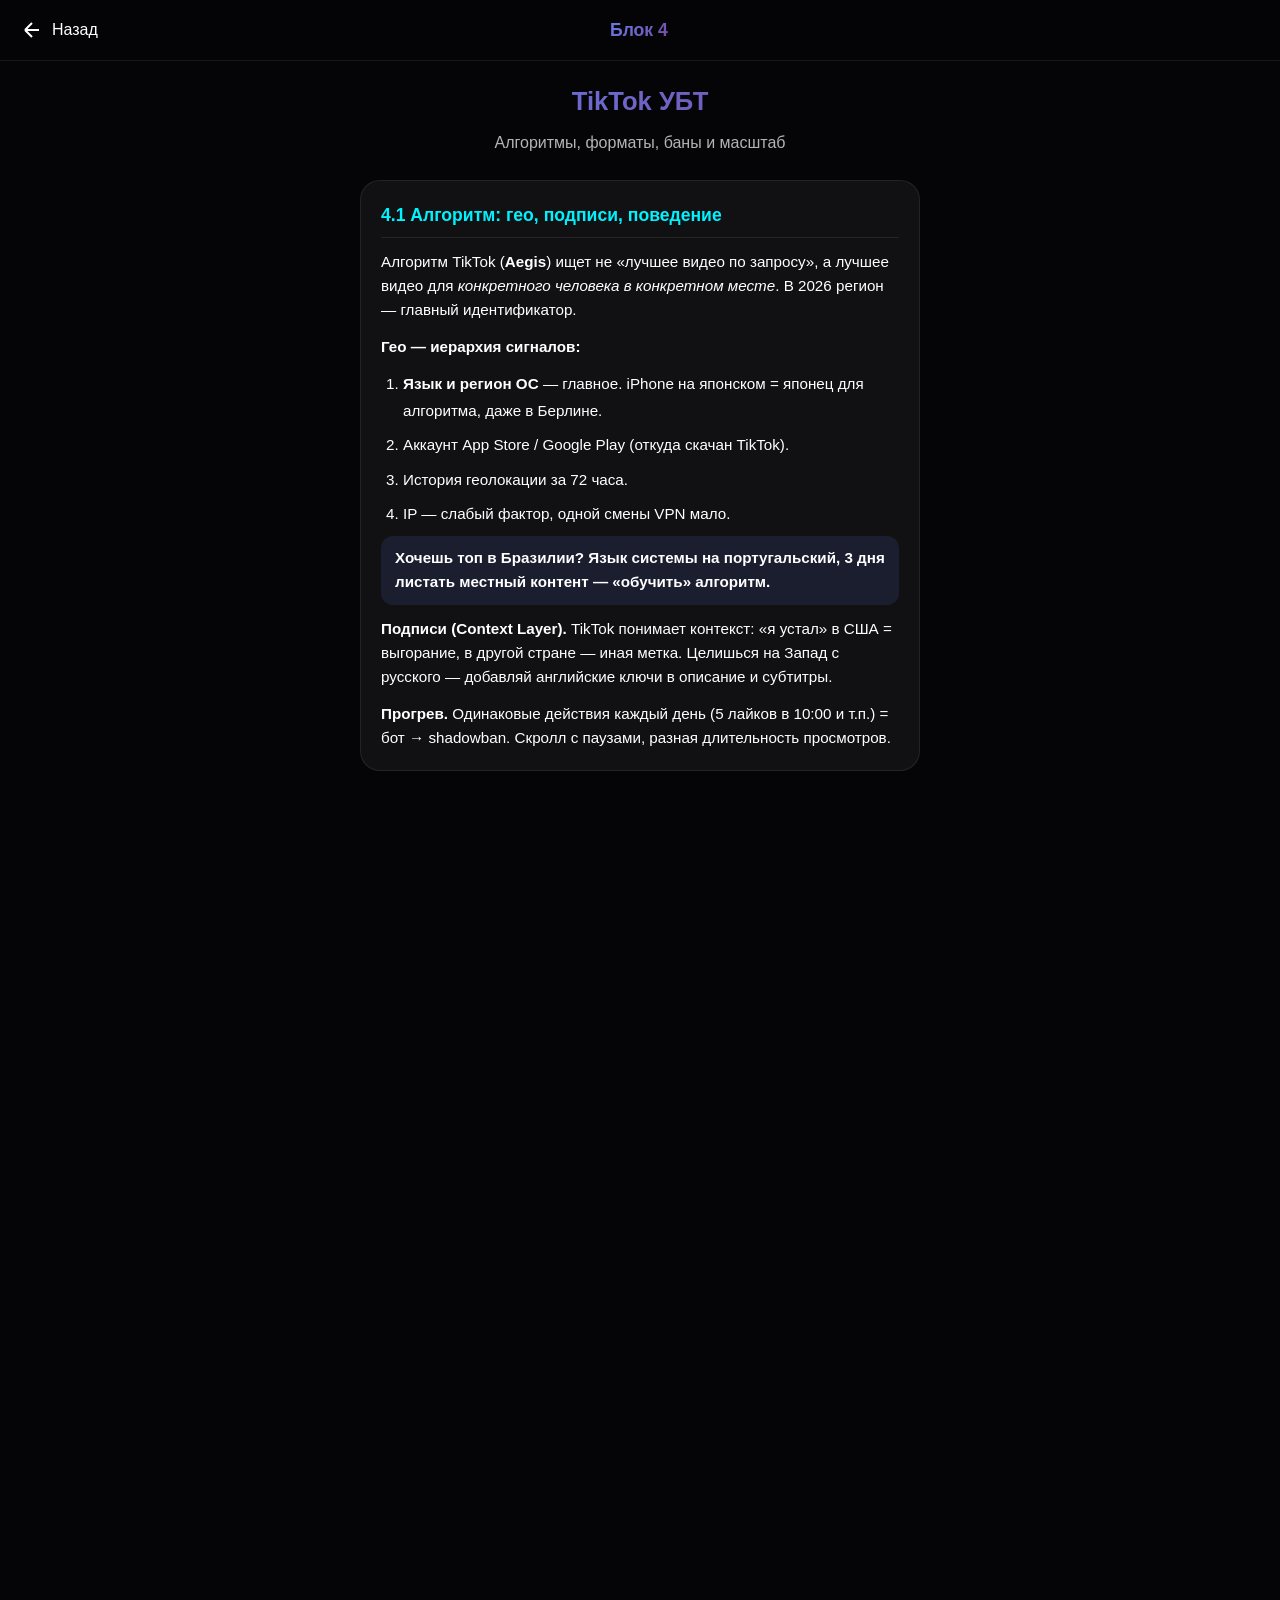
<file: block-4.html>
<!DOCTYPE html>
<html lang="ru" class="ext-course-doc">
<head>
    <meta charset="UTF-8">
    <meta name="viewport" content="width=device-width, initial-scale=1.0, maximum-scale=1.0, user-scalable=no, viewport-fit=cover, interactive-widget=resizes-content">
    <title>Блок 4. TikTok УБТ — алгоритмы и безопасность | Расширенный курс</title>
    <link rel="stylesheet" href="styles.css">
</head>
<body class="ext-course-page b8-page b7-page">
    <header class="ext-course-header">
        <a href="extended-course.html" class="ext-course-back" aria-label="Назад">
            <svg viewBox="0 0 24 24" fill="none" stroke="currentColor" stroke-width="2" width="24" height="24">
                <path d="M19 12H5M5 12l7 7M5 12l7-7"/>
            </svg>
            <span>Назад</span>
        </a>
        <h1 class="ext-course-title">Блок 4</h1>
        <div class="ext-course-header-spacer"></div>
    </header>

    <div class="ext-course-scroll">
    <main class="ext-course-main b8-main">
        <div class="b8-hero b7-hero">
            <h2 class="b8-hero-title">TikTok УБТ</h2>
            <p class="b8-hero-subtitle">Алгоритмы, форматы, баны и масштаб</p>
        </div>

        <section class="b8-section b8-card b7-section" id="b4-algo">
            <h3 class="b8-section-title">4.1 Алгоритм: гео, подписи, поведение</h3>
            <p>Алгоритм TikTok (<strong>Aegis</strong>) ищет не «лучшее видео по запросу», а лучшее видео для <em>конкретного человека в конкретном месте</em>. В 2026 регион — главный идентификатор.</p>
            <p><strong>Гео — иерархия сигналов:</strong></p>
            <ol class="b8-steps">
                <li><strong>Язык и регион ОС</strong> — главное. iPhone на японском = японец для алгоритма, даже в Берлине.</li>
                <li>Аккаунт App Store / Google Play (откуда скачан TikTok).</li>
                <li>История геолокации за 72 часа.</li>
                <li>IP — слабый фактор, одной смены VPN мало.</li>
            </ol>
            <p class="b8-rule-inline">Хочешь топ в Бразилии? Язык системы на португальский, 3 дня листать местный контент — «обучить» алгоритм.</p>
            <p><strong>Подписи (Context Layer).</strong> TikTok понимает контекст: «я устал» в США = выгорание, в другой стране — иная метка. Целишься на Запад с русского — добавляй английские ключи в описание и субтитры.</p>
            <p><strong>Прогрев.</strong> Одинаковые действия каждый день (5 лайков в 10:00 и т.п.) = бот → shadowban. Скролл с паузами, разная длительность просмотров.</p>
        </section>

        <section class="b8-section b8-card b7-section" id="b4-formats">
            <h3 class="b8-section-title">4.2 Форматы 2026</h3>
            <p>Выигрывает системный контент. Форматы, которые алгоритм продвигает в топ:</p>

            <div class="b7-tie">
                <h4 class="b7-tie-title">POV (Point of View)</h4>
                <p>Зритель = главный герой. «POV: заходишь в банк, долг = 0». Камера — глаза героя: руки, экран, руль. Без селфи. Высокое удержание за счёт эмпатии.</p>
            </div>

            <div class="b7-tie">
                <h4 class="b7-tie-title">Скрины дохода</h4>
                <p>Баланс, чек, статистика кабинета + реакция или закадр. В 2026 AI отличает фотошоп по метаданным — только реальные цифры или художественная подача (графики).</p>
            </div>

            <div class="b7-tie">
                <h4 class="b7-tie-title">Реакции (Split Screen)</h4>
                <p>Сверху — чужое видео, снизу — твоё лицо или процесс (игра, уборка). Два экрана удерживают внимание: если одно скучно, смотрят второе. Растёт время просмотра.</p>
            </div>

            <div class="b7-tie">
                <h4 class="b7-tie-title">Loop-видео</h4>
                <p>Конец перетекает в начало — бесконечный цикл. Рециркуляция (повтор) = рекомендации тысячам. В TikTok работает сильнее, чем в Shorts.</p>
            </div>

            <div class="b7-tie">
                <h4 class="b7-tie-title">Геймификация</h4>
                <p>Кнопка «Купить» на экране, палец нажимает. Интерактивная иллюзия удерживает до конца.</p>
            </div>
        </section>

        <section class="b8-section b8-card b7-section" id="b4-bans">
            <h3 class="b8-section-title">4.3 Баны и ограничения</h3>
            <p><strong>Account Warning (красная надпись).</strong> Первое нарушение — часто без баллов, дают шанс. Повторные → штрафные баллы на 90 дней → при критической массе пермач. Снять: пройти <strong>Policy Training</strong> (тест по правилам), 14 дней без нарушений.</p>

            <div class="b8-warn b8-warn-no">
                <p class="b8-warn-title">Триггеры:</p>
                <ul>
                    <li>«Переходи по ссылке», упоминания конкурентов в рекламном ключе.</li>
                    <li>Темы: оружие, алкоголь, мистика за деньги, опасные челленджи.</li>
                    <li>Защищённая музыка в бизнес-аккаунтах → страйк.</li>
                </ul>
            </div>

            <p><strong>Shadowban.</strong> Аккаунт жив, в FYP не попадает. Признаки: просмотры −80–90%, в аналитике «Видео не рекомендуется», трафик в основном из «Профиля». Выход: удалить проблемное видео, пауза 48–72 ч, апелляция «Оспорить», очистка кэша / переустановка.</p>

            <p><strong>Отлёжка.</strong> Новому аккаунту 3–5 дней просто смотреть ленту, как обычный юзер. Чистый поведенческий профиль и траст.</p>
        </section>

        <section class="b8-section b8-card b7-section" id="b4-scale">
            <h3 class="b8-section-title">4.4 Масштабирование: фермы и автоматизация</h3>
            <p>Один канал — потолок. Один провал — нет подушки. В 2026 побеждает объём; рынок уходит от физических ферм к облаку.</p>
            <p><strong>Ферма контента.</strong> Одна большая единица (интервью, подкаст) → нарезка на 50–100 микророликов с разными сценариями.</p>
            <p><strong>Цифровая гигиена сетки:</strong></p>
            <ul class="b8-steps" style="list-style: none; padding-left: 0;">
                <li><strong>Устройства:</strong> облачные Android-фермы (виртуальные телефоны в дата-центре).</li>
                <li><strong>Прокси:</strong> резидентский/мобильный на группу или аккаунт. Дешёвые «серые» убивают охваты.</li>
                <li><strong>SIM/eSIM:</strong> регион eSIM = регион прокси. Физические SIM дают макс. траст.</li>
                <li><strong>Софт:</strong> антидетект для веба, скрипты с плавающими сценариями (не повторять шаблоны).</li>
            </ul>
            <p><strong>Гео-арбитраж.</strong> Смена региона аккаунта под другую монетизацию (например, Нигерия → Польша для выплат за просмотры). Риск: при верификации паспорт должен соответствовать региону аккаунта.</p>
        </section>

        <div class="b8-summary b8-card b7-section">
            <h3 class="b8-summary-title">Итог модуля 4</h3>
            <ol class="b8-steps" style="margin: 0; padding-left: 22px;">
                <li><strong>Подстройся под гео</strong> — язык и регион устройства, прогрев под целевую страну.</li>
                <li><strong>Форматы</strong> — POV, скрины, реакции, лупы, геймификация.</li>
                <li><strong>Здоровье аккаунта</strong> — апелляции, Policy Training, отлёжка новых аккаунтов.</li>
                <li><strong>Масштаб</strong> — фермы, уникальный цифровой отпечаток на каждый аккаунт.</li>
            </ol>
        </div>
    </main>
    </div>

    <script src="extended-course.js"></script>
    <script>
        document.querySelectorAll('.b8-section-title').forEach(function(h) { h.setAttribute('tabindex', '0'); });
        (function() {
            var sections = document.querySelectorAll('.b7-section');
            function reveal() {
                sections.forEach(function(s) {
                    var rect = s.getBoundingClientRect();
                    if (rect.top < window.innerHeight * 0.85) s.classList.add('b7-visible');
                });
            }
            reveal();
            var scroller = document.querySelector('.ext-course-scroll') || window;
            scroller.addEventListener('scroll', reveal, { passive: true });
        })();
    </script>
</body>
</html>
</file>
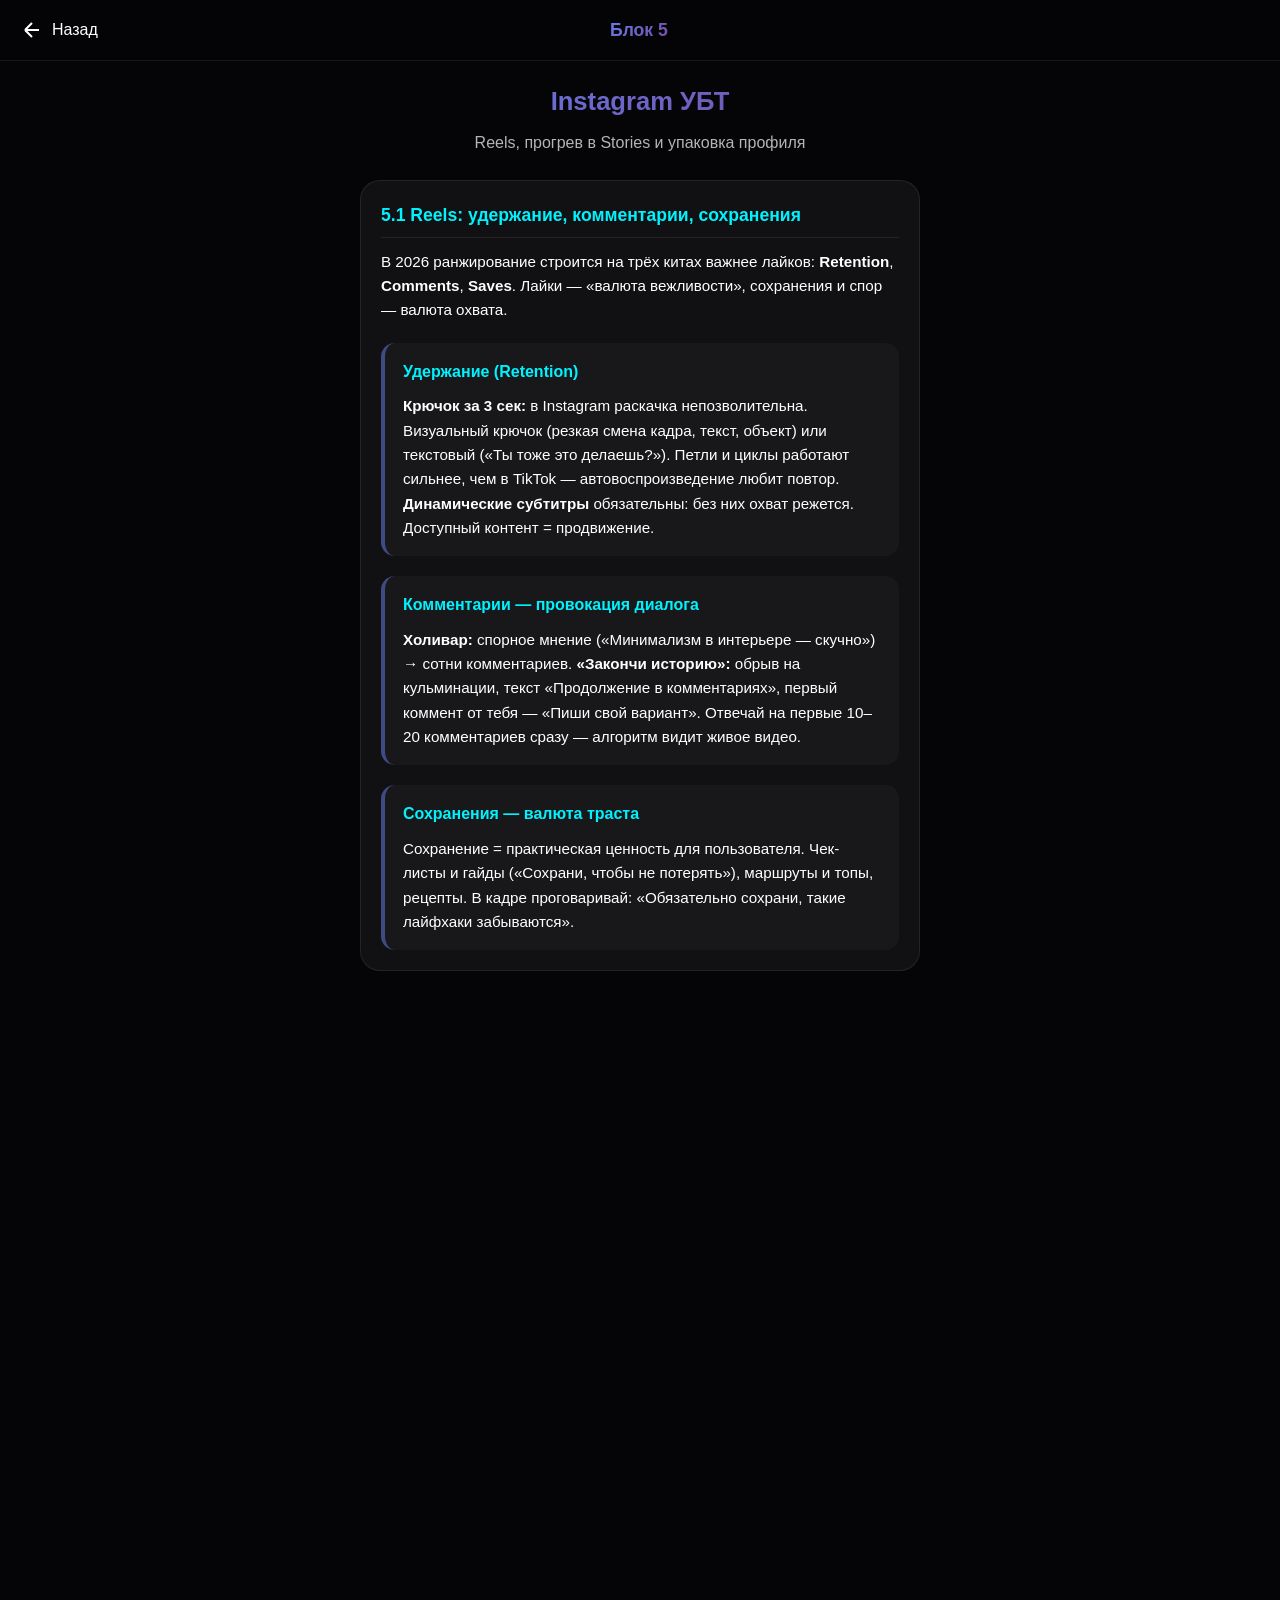
<file: block-5.html>
<!DOCTYPE html>
<html lang="ru" class="ext-course-doc">
<head>
    <meta charset="UTF-8">
    <meta name="viewport" content="width=device-width, initial-scale=1.0, maximum-scale=1.0, user-scalable=no, viewport-fit=cover, interactive-widget=resizes-content">
    <title>Блок 5. Instagram УБТ — Reels, Stories, профиль | Расширенный курс</title>
    <link rel="stylesheet" href="styles.css">
</head>
<body class="ext-course-page b8-page b7-page">
    <header class="ext-course-header">
        <a href="extended-course.html" class="ext-course-back" aria-label="Назад">
            <svg viewBox="0 0 24 24" fill="none" stroke="currentColor" stroke-width="2" width="24" height="24">
                <path d="M19 12H5M5 12l7 7M5 12l7-7"/>
            </svg>
            <span>Назад</span>
        </a>
        <h1 class="ext-course-title">Блок 5</h1>
        <div class="ext-course-header-spacer"></div>
    </header>

    <div class="ext-course-scroll">
    <main class="ext-course-main b8-main">
        <div class="b8-hero b7-hero">
            <h2 class="b8-hero-title">Instagram УБТ</h2>
            <p class="b8-hero-subtitle">Reels, прогрев в Stories и упаковка профиля</p>
        </div>

        <section class="b8-section b8-card b7-section" id="b5-reels">
            <h3 class="b8-section-title">5.1 Reels: удержание, комментарии, сохранения</h3>
            <p>В 2026 ранжирование строится на трёх китах важнее лайков: <strong>Retention</strong>, <strong>Comments</strong>, <strong>Saves</strong>. Лайки — «валюта вежливости», сохранения и спор — валюта охвата.</p>

            <div class="b7-tie">
                <h4 class="b7-tie-title">Удержание (Retention)</h4>
                <p><strong>Крючок за 3 сек:</strong> в Instagram раскачка непозволительна. Визуальный крючок (резкая смена кадра, текст, объект) или текстовый («Ты тоже это делаешь?»). Петли и циклы работают сильнее, чем в TikTok — автовоспроизведение любит повтор. <strong>Динамические субтитры</strong> обязательны: без них охват режется. Доступный контент = продвижение.</p>
            </div>

            <div class="b7-tie">
                <h4 class="b7-tie-title">Комментарии — провокация диалога</h4>
                <p><strong>Холивар:</strong> спорное мнение («Минимализм в интерьере — скучно») → сотни комментариев. <strong>«Закончи историю»:</strong> обрыв на кульминации, текст «Продолжение в комментариях», первый коммент от тебя — «Пиши свой вариант». Отвечай на первые 10–20 комментариев сразу — алгоритм видит живое видео.</p>
            </div>

            <div class="b7-tie">
                <h4 class="b7-tie-title">Сохранения — валюта траста</h4>
                <p>Сохранение = практическая ценность для пользователя. Чек-листы и гайды («Сохрани, чтобы не потерять»), маршруты и топы, рецепты. В кадре проговаривай: «Обязательно сохрани, такие лайфхаки забываются».</p>
            </div>
        </section>

        <section class="b8-section b8-card b7-section" id="b5-stories">
            <h3 class="b8-section-title">5.2 Прогрев через Stories</h3>
            <p>Stories — инструмент прогрева и сегментации. Взаимодействие со Stories влияет на ранжирование в ленте. Интерактив поднимает «индекс дружбы» с аудиторией.</p>

            <p><strong>Интерактив:</strong></p>
            <ul class="b8-steps" style="list-style: none; padding-left: 0;">
                <li><strong>Опросы</strong> — «Цвет лого: А или Б?»</li>
                <li><strong>Слайдеры</strong> — «Оцени лайфхак от 1 до 10»</li>
                <li><strong>Вопросы</strong> — «Задай вопрос мне / аудитории» → контент для Reels</li>
                <li><strong>Тесты</strong> — викторины по теме, закрепляют авторитет</li>
            </ul>

            <p><strong>Сюжетность:</strong> структура «Утро — Обед — Вечер», клиффхэнгеры («Сейчас вскрою посылку» → следующий слайд — результат), серии («Инсайты недели» по пятницам).</p>

            <div class="b7-week">
                <strong>Пять касаний (прогрев под продажу):</strong> День 1–2 — польза + развлечение. День 3 — соцдоказательство (отзывы, кейсы). День 4 — анонс продукта. День 5 — открытая продажа с дедлайном или лимитом.
            </div>
        </section>

        <section class="b8-section b8-card b7-section" id="b5-profile">
            <h3 class="b8-section-title">5.3 Упаковка профиля</h3>
            <p>Профиль = лендинг. За 3 секунды человек решает: подписаться или уйти.</p>

            <div class="b7-tie">
                <h4 class="b7-tie-title">Шапка (Bio) — 150 символов</h4>
                <p>Ответь: КТО ТЫ? ЧЕМ ПОЛЕЗЕН? ЧТО ДЕЛАТЬ? <strong>Name:</strong> ключевые слова для поиска (Елена Смирнова | Дизайн интерьеров | Москва). <strong>Строка 1</strong> — удар по ЦА. <strong>Строка 2</strong> — УТП или доказательство (500+ учениц, кейсы 👇). <strong>Строка 3</strong> — призыв и ссылка / Direct.</p>
            </div>

            <div class="b7-tie">
                <h4 class="b7-tie-title">Аватар</h4>
                <p>Лицо, не логотип — в нишах «эксперт/услуги» люди доверяют людям. Качество без «мыла», контраст на белом фоне интерфейса.</p>
            </div>

            <div class="b7-tie">
                <h4 class="b7-tie-title">Визуальная сетка</h4>
                <p>Единая цветокоррекция. Ритм: Reels — пост — Reels — пост или мозаики из 3 стоек. Хаос в ленте убивает подписку.</p>
            </div>

            <div class="b7-tie">
                <h4 class="b7-tie-title">Закрепы (Highlights)</h4>
                <p>Единые обложки, короткие названия. Структура: <strong>Обо мне / Start Here</strong> — кто я, почему доверять. <strong>Отзывы / Результаты</strong>. <strong>Продукты / Услуги</strong>. <strong>FAQ</strong>. <strong>Полезное / Бесплатно</strong> — гайды, чек-листы.</p>
            </div>

            <p><strong>Ссылки.</strong> В 2026 ссылка в шапке устарела. Стикер со ссылкой в Stories и в кнопке «Связаться». В первом закрепе — ссылка на главный ресурс (Telegram, сайт, бот).</p>
        </section>

        <div class="b8-summary b8-card b7-section">
            <h3 class="b8-summary-title">Итог модуля 5</h3>
            <p class="b8-summary-final">Instagram — про лояльность и доверие. Reels провоцируют комментарии (спор) и сохранения (польза). Stories — ежедневный прогрев и интерактив. Профиль — витрина: шапка отвечает «что делать?», закрепы ведут к действию и продаже.</p>
        </div>
    </main>
    </div>

    <script src="extended-course.js"></script>
    <script>
        document.querySelectorAll('.b8-section-title').forEach(function(h) { h.setAttribute('tabindex', '0'); });
        (function() {
            var sections = document.querySelectorAll('.b7-section');
            function reveal() {
                sections.forEach(function(s) {
                    var rect = s.getBoundingClientRect();
                    if (rect.top < window.innerHeight * 0.85) s.classList.add('b7-visible');
                });
            }
            reveal();
            var scroller = document.querySelector('.ext-course-scroll') || window;
            scroller.addEventListener('scroll', reveal, { passive: true });
        })();
    </script>
</body>
</html>
</file>
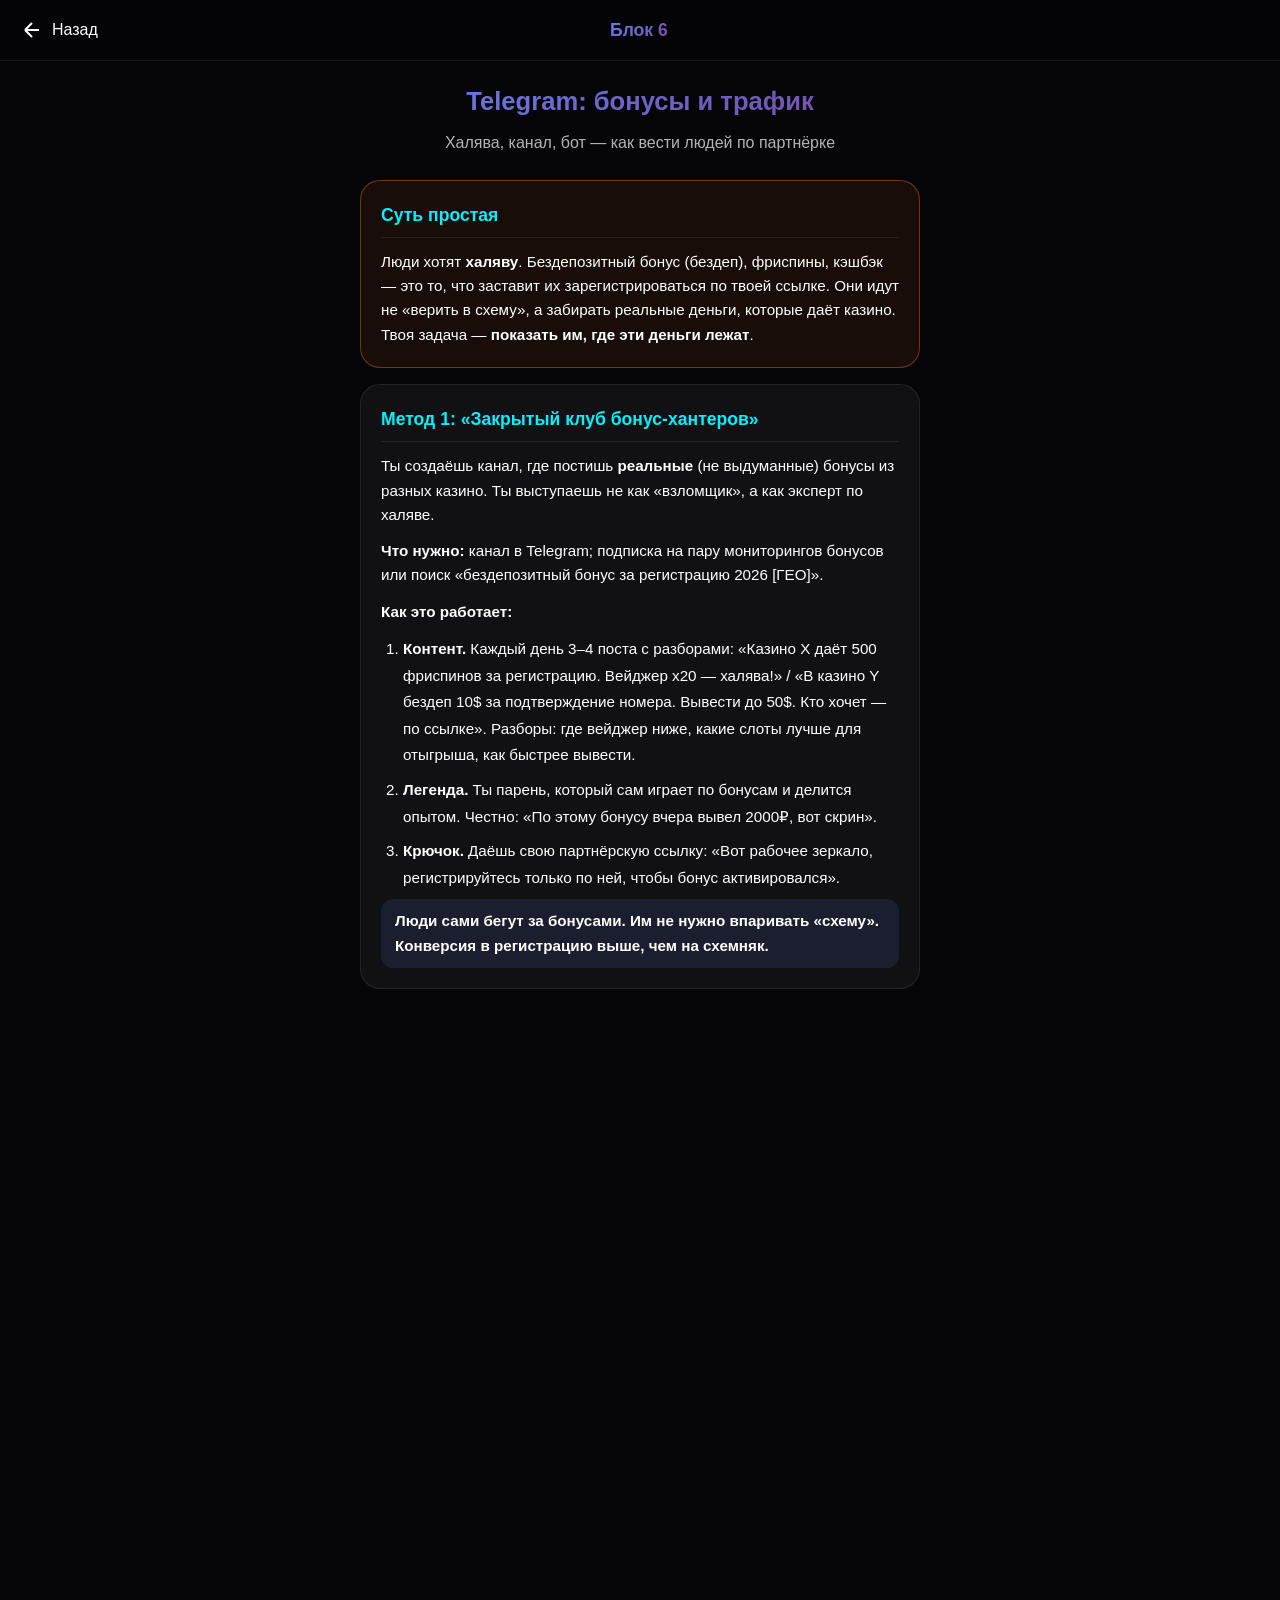
<file: block-6.html>
<!DOCTYPE html>
<html lang="ru" class="ext-course-doc">
<head>
    <meta charset="UTF-8">
    <meta name="viewport" content="width=device-width, initial-scale=1.0, maximum-scale=1.0, user-scalable=no, viewport-fit=cover, interactive-widget=resizes-content">
    <title>Блок 6. Telegram — бонусы и трафик | Расширенный курс</title>
    <link rel="stylesheet" href="styles.css">
</head>
<body class="ext-course-page b8-page b7-page">
    <header class="ext-course-header">
        <a href="extended-course.html" class="ext-course-back" aria-label="Назад">
            <svg viewBox="0 0 24 24" fill="none" stroke="currentColor" stroke-width="2" width="24" height="24">
                <path d="M19 12H5M5 12l7 7M5 12l7-7"/>
            </svg>
            <span>Назад</span>
        </a>
        <h1 class="ext-course-title">Блок 6</h1>
        <div class="ext-course-header-spacer"></div>
    </header>

    <div class="ext-course-scroll">
    <main class="ext-course-main b8-main">
        <div class="b8-hero b7-hero">
            <h2 class="b8-hero-title">Telegram: бонусы и трафик</h2>
            <p class="b8-hero-subtitle">Халява, канал, бот — как вести людей по партнёрке</p>
        </div>

        <section class="b8-section b8-card b7-section b8-card-important" id="b6-intro">
            <h3 class="b8-section-title">Суть простая</h3>
            <p>Люди хотят <strong>халяву</strong>. Бездепозитный бонус (бездеп), фриспины, кэшбэк — это то, что заставит их зарегистрироваться по твоей ссылке. Они идут не «верить в схему», а забирать реальные деньги, которые даёт казино. Твоя задача — <strong>показать им, где эти деньги лежат</strong>.</p>
        </section>

        <section class="b8-section b8-card b7-section" id="b6-method1">
            <h3 class="b8-section-title">Метод 1: «Закрытый клуб бонус-хантеров»</h3>
            <p>Ты создаёшь канал, где постишь <strong>реальные</strong> (не выдуманные) бонусы из разных казино. Ты выступаешь не как «взломщик», а как эксперт по халяве.</p>
            <p><strong>Что нужно:</strong> канал в Telegram; подписка на пару мониторингов бонусов или поиск «бездепозитный бонус за регистрацию 2026 [ГЕО]».</p>
            <p><strong>Как это работает:</strong></p>
            <ol class="b8-steps">
                <li><strong>Контент.</strong> Каждый день 3–4 поста с разборами: «Казино X даёт 500 фриспинов за регистрацию. Вейджер x20 — халява!» / «В казино Y бездеп 10$ за подтверждение номера. Вывести до 50$. Кто хочет — по ссылке». Разборы: где вейджер ниже, какие слоты лучше для отыгрыша, как быстрее вывести.</li>
                <li><strong>Легенда.</strong> Ты парень, который сам играет по бонусам и делится опытом. Честно: «По этому бонусу вчера вывел 2000₽, вот скрин».</li>
                <li><strong>Крючок.</strong> Даёшь свою партнёрскую ссылку: «Вот рабочее зеркало, регистрируйтесь только по ней, чтобы бонус активировался».</li>
            </ol>
            <p class="b8-rule-inline">Люди сами бегут за бонусами. Им не нужно впаривать «схему». Конверсия в регистрацию выше, чем на схемняк.</p>
        </section>

        <section class="b8-section b8-card b7-section" id="b6-method2">
            <h3 class="b8-section-title">Метод 2: «Колесо фортуны» в Telegram-боте</h3>
            <p>Геймификация: бот с мини-игрой «Колесо фортуны». Сейчас работает лучше всего.</p>
            <p><strong>Как работает:</strong></p>
            <ol class="b8-steps">
                <li>Заказываешь (или делаешь сам) бота с игрой «Колесо фортуны».</li>
                <li>Пользователь заходит → «Крути колесо и забери бонус!» Чтобы крутануть — оставить контакт (email/телефон) и зарегистрироваться в казино по твоей ссылке.</li>
                <li>После регистрации крутит колесо и получает гарантированный приз (фриспины, бонус на депозит или реферальную ссылку «приведи друга — ещё спин»).</li>
            </ol>
            <p><strong>Почему это имба:</strong></p>
            <ul class="b8-steps" style="list-style: none; padding-left: 0;">
                <li><strong>Сбор базы</strong> — реальные контакты людей, готовых играть.</li>
                <li><strong>Вирусность</strong> — «приведи друга — ещё спин». Люди сами льют трафик.</li>
                <li><strong>Вовлечение</strong> — бот напоминает: «У тебя есть ещё один шанс!»</li>
                <li><strong>Цифры</strong> — до 80% доходят до конца и крутят; CTR кнопки до 91%. Космос по сравнению с обычными постами.</li>
            </ul>
        </section>

        <section class="b8-section b8-card b7-section" id="b6-top7">
            <h3 class="b8-section-title">ТОП-7 методов получения трафика</h3>
            <p>От бесплатных до платных — как нагнать людей в канал или бота.</p>

            <div class="b7-tie">
                <h4 class="b7-tie-title">№1. Посевы (закупка рекламы в каналах)</h4>
                <p>Платишь админам — они постят твою рекламу. Поиск: «заработок», «крипта», «халява», «азарт», «ставки». Цена от 500₽ за пост. Плюсы: быстрый приход подписчиков. Минусы: отличать живые каналы от мёртвых (смотри просмотры, комментарии). Текст: «Нашёл казино с 500 фриспинами за регистрацию, вейджер x20. Залетай! Ссылка в описании @tvoy_kanal».</p>
            </div>

            <div class="b7-tie">
                <h4 class="b7-tie-title">№2. Комментинг</h4>
                <p>Бесплатно, но геморно. Комментируешь в чужих каналах (юмор, новости, спорт). Не «заходи ко мне» — пиши в тему с намёком: «Я тоже сливал, пока не нашёл нормальные бонусы. В личку скину, там фриспины». Нейрокомментинг: нейросети генерируют остроумные комментарии → больше лайков → выше висит пост. Минусы: медленно, риск бана за спам.</p>
            </div>

            <div class="b7-tie">
                <h4 class="b7-tie-title">№3. Инвайтинг (приглашения в личку)</h4>
                <p>Парсишь юзеров из чатов (крипта, спорт), шлёшь в личку: «Привет, топ казино с бездепом, заходи @tvoy_kanal». Плюсы: быстрый набор. Минусы: Telegram жёстко банит за спам, нужен софт и антидетект. Для новичка рискованно.</p>
            </div>

            <div class="b7-tie">
                <h4 class="b7-tie-title">№4. Закупка в ботах (Telegram Ads)</h4>
                <p>Официальная реклама Telegram. Казино под запретом — рекламируешь канал/бота «Секреты бонусов» или «Колесо удачи», внутри уже ссылки на казино. Плюсы: огромные охваты, таргетинг, подписчик по 2–3₽. Минусы: порог входа 1000–2000€, сложная модерация.</p>
            </div>

            <div class="b7-tie">
                <h4 class="b7-tie-title">№5. YouTube Shorts / TikTok</h4>
                <p>Видео: крутишь «Колесо фортуны» в боте, скрин вывода с бездепа, ролики «Как получить 1000₽ бесплатно в [казино]». В описании/шапке — ссылка на бота или канал. Плюсы: бесплатно, миллионные охваты. Минусы: алгоритмы непредсказуемы, модерация может банить прямые призывы.</p>
            </div>

            <div class="b7-tie">
                <h4 class="b7-tie-title">№6. Чатинг (работа с подписчиками)</h4>
                <p>Общаешься в комментариях и в личке. Отвечаешь: «Бонус реально вывести?», «Какой вейджер?», помогаешь с регистрацией, дожимаешь: «Сам вчера вывел 2000₽, залетай». Плюсы: резко растёт доверие и конверсия. Минусы: время или оплата чаттера, нужно разбираться в бонусах.</p>
            </div>

            <div class="b7-tie">
                <h4 class="b7-tie-title">№7. Мини-аппы и TapSwap (продвинутые)</h4>
                <p>Игра в Telegram (кликер типа TapSwap/Hamster Kombat с бонусами казино внутри). Задание: подписка, регистрация в казино, депозит — за буст или вывод. Плюсы: вирусный эффект, миллионы. Минусы: дорого и сложно разработать; для новичка — купить готового бота под ключ.</p>
            </div>
        </section>

        <section class="b8-section b8-card b7-section" id="b6-schema">
            <h3 class="b8-section-title">Итоговая схема для новичка (бонус-хантинг)</h3>
            <div class="b7-week">
                <strong>Шаг 1. Подготовка.</strong> Регистрация в партнёрке (Pampadu, 1win Partners, 1xBet и т.д.), CPA. Канал: название «Халявные бонусы казино | Свежие бездепы 2026». 2–3 мониторинга бонусов или поиск по запросам.
            </div>
            <div class="b7-week">
                <strong>Шаг 2. Контент и привлечение (дёшево).</strong> Неделя 1–2: каждый день 3–4 поста с разбором бонусов. Параллельно YouTube/TikTok — простые видео «Забирай 500 фриспинов, ссылка в описании». Комментинг в пабликах и каналах.
            </div>
            <div class="b7-week">
                <strong>Шаг 3. Масштабирование (когда есть первые деньги).</strong> Неделя 3–4: с 1000–2000₽ — посевы. 5–10 каналов про заработок/крипту от 500₽ за пост. Тест текстов и креативов.
            </div>
            <div class="b7-week">
                <strong>Шаг 4. Автоматизация.</strong> Когда пара тысяч подписчиков — чаттер на личку и помощь с регистрацией. Конверсия растёт.
            </div>
        </section>

        <div class="b8-summary b8-card b7-section">
            <h3 class="b8-summary-title">Главный совет</h3>
            <p class="b8-summary-final">Не парься со сложными схемами на старте. Схемы умерли, бонусы рулят. Показывай людям реальную халяву, помогай её получить и забирай свою комиссию. Это самый честный и прибыльный путь.</p>
        </div>
    </main>
    </div>

    <script src="extended-course.js"></script>
    <script>
        document.querySelectorAll('.b8-section-title').forEach(function(h) { h.setAttribute('tabindex', '0'); });
        (function() {
            var sections = document.querySelectorAll('.b7-section');
            function reveal() {
                sections.forEach(function(s) {
                    var rect = s.getBoundingClientRect();
                    if (rect.top < window.innerHeight * 0.85) s.classList.add('b7-visible');
                });
            }
            reveal();
            var scroller = document.querySelector('.ext-course-scroll') || window;
            scroller.addEventListener('scroll', reveal, { passive: true });
        })();
    </script>
</body>
</html>
</file>
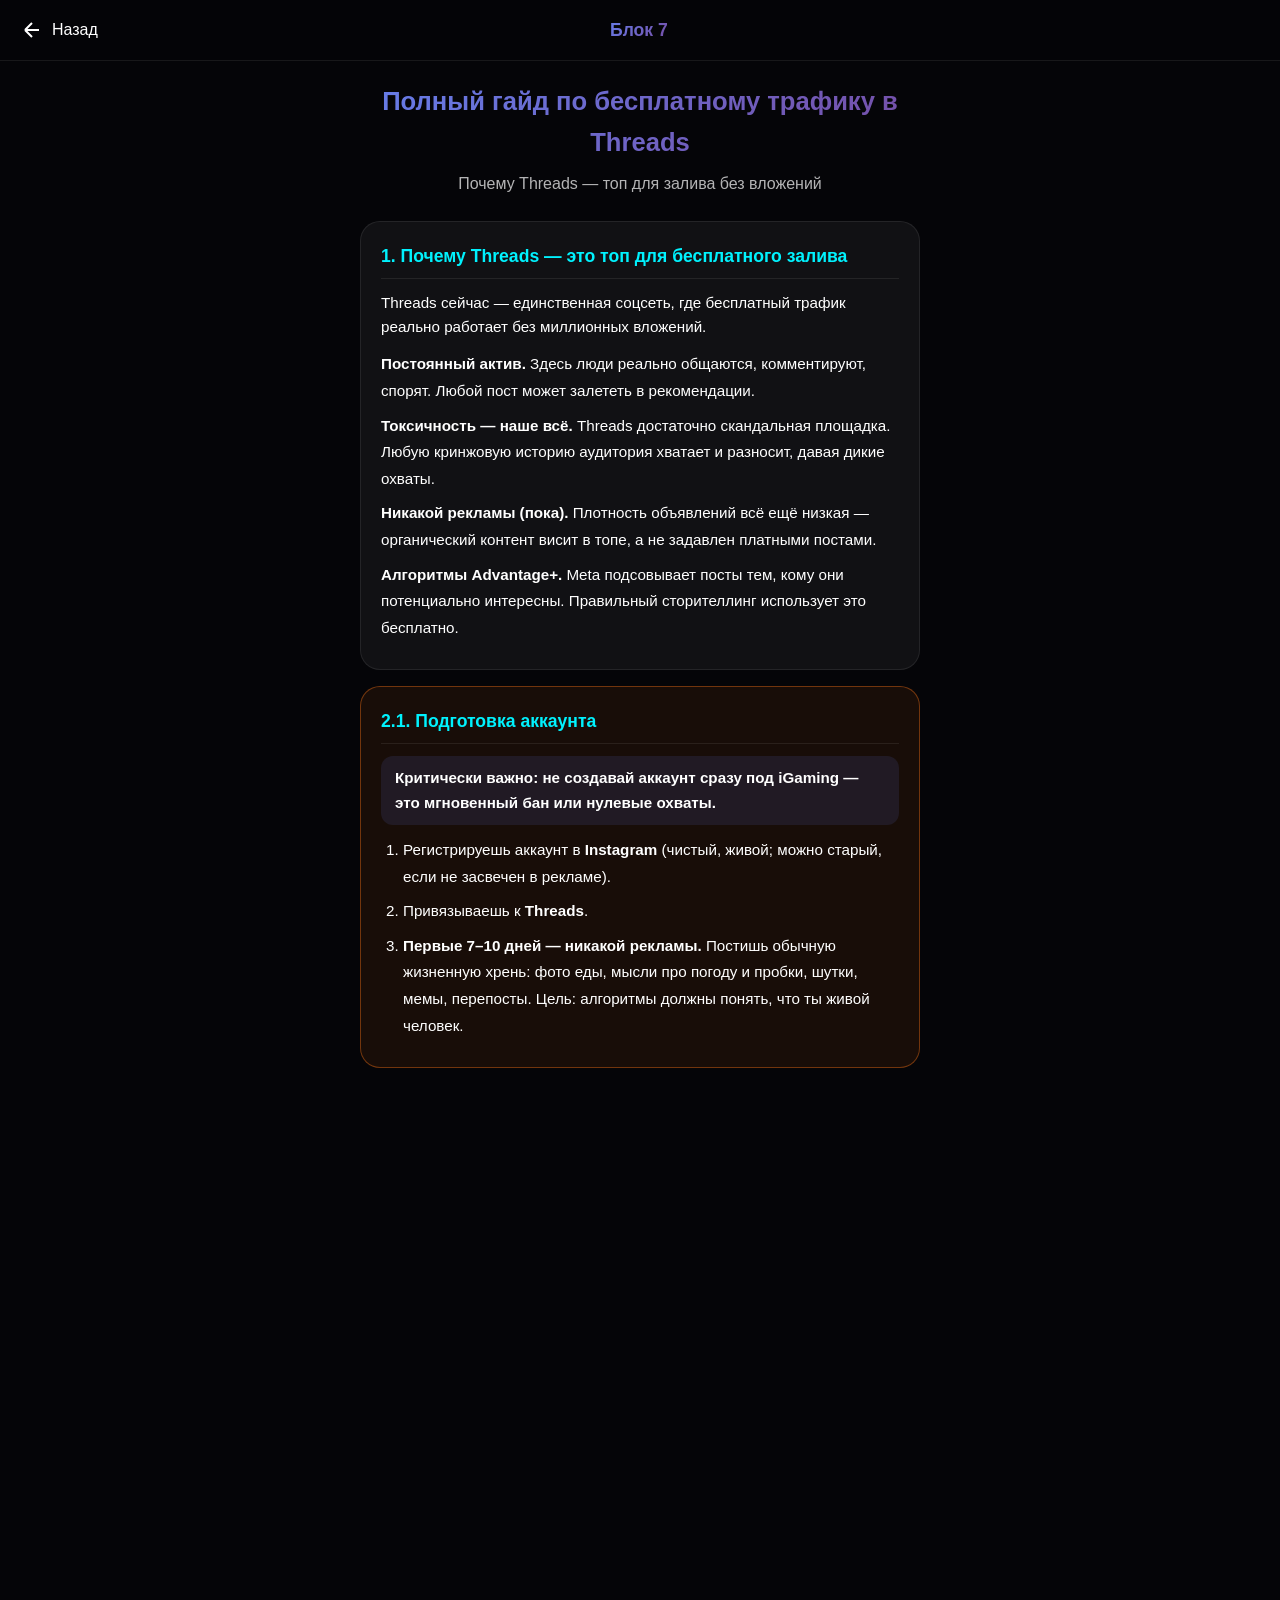
<file: block-7.html>
<!DOCTYPE html>
<html lang="ru" class="ext-course-doc">
<head>
    <meta charset="UTF-8">
    <meta name="viewport" content="width=device-width, initial-scale=1.0, maximum-scale=1.0, user-scalable=no, viewport-fit=cover, interactive-widget=resizes-content">
    <title>Блок 7. Threads — бесплатный трафик | Расширенный курс</title>
    <link rel="stylesheet" href="styles.css">
</head>
<body class="ext-course-page b8-page b7-page">
    <header class="ext-course-header">
        <a href="extended-course.html" class="ext-course-back" aria-label="Назад">
            <svg viewBox="0 0 24 24" fill="none" stroke="currentColor" stroke-width="2" width="24" height="24">
                <path d="M19 12H5M5 12l7 7M5 12l7-7"/>
            </svg>
            <span>Назад</span>
        </a>
        <h1 class="ext-course-title">Блок 7</h1>
        <div class="ext-course-header-spacer"></div>
    </header>

    <div class="ext-course-scroll">
    <main class="ext-course-main b8-main">
        <div class="b8-hero b7-hero">
            <h2 class="b8-hero-title">Полный гайд по бесплатному трафику в Threads</h2>
            <p class="b8-hero-subtitle">Почему Threads — топ для залива без вложений</p>
        </div>

        <section class="b8-section b8-card b7-section" id="b7-why">
            <h3 class="b8-section-title">1. Почему Threads — это топ для бесплатного залива</h3>
            <p>Threads сейчас — единственная соцсеть, где бесплатный трафик реально работает без миллионных вложений.</p>
            <ul class="b8-steps" style="list-style: none; padding-left: 0;">
                <li><strong>Постоянный актив.</strong> Здесь люди реально общаются, комментируют, спорят. Любой пост может залететь в рекомендации.</li>
                <li><strong>Токсичность — наше всё.</strong> Threads достаточно скандальная площадка. Любую кринжовую историю аудитория хватает и разносит, давая дикие охваты.</li>
                <li><strong>Никакой рекламы (пока).</strong> Плотность объявлений всё ещё низкая — органический контент висит в топе, а не задавлен платными постами.</li>
                <li><strong>Алгоритмы Advantage+.</strong> Meta подсовывает посты тем, кому они потенциально интересны. Правильный сторителлинг использует это бесплатно.</li>
            </ul>
        </section>

        <section class="b8-section b8-card b7-section b8-card-important" id="b7-prep">
            <h3 class="b8-section-title">2.1. Подготовка аккаунта</h3>
            <p class="b8-rule-inline">Критически важно: не создавай аккаунт сразу под iGaming — это мгновенный бан или нулевые охваты.</p>
            <ol class="b8-steps">
                <li>Регистрируешь аккаунт в <strong>Instagram</strong> (чистый, живой; можно старый, если не засвечен в рекламе).</li>
                <li>Привязываешь к <strong>Threads</strong>.</li>
                <li><strong>Первые 7–10 дней — никакой рекламы.</strong> Постишь обычную жизненную хрень: фото еды, мысли про погоду и пробки, шутки, мемы, перепосты. Цель: алгоритмы должны понять, что ты живой человек.</li>
            </ol>
        </section>

        <section class="b8-section b8-card b7-section" id="b7-content">
            <h3 class="b8-section-title">2.2. Контент-стратегия: сторителлинг и жизняк</h3>
            <p>Работает только одно — <strong>истории</strong>. Не тупая реклама «заходи в казино», а жизненные ситуации, в которые вплетён азарт.</p>

            <div class="b7-tie">
                <h4 class="b7-tie-title">Связка №1: Классический сторителлинг с эмоциональным крючком</h4>
                <p>Жизненные драматические или романтические ситуации + элемент азарта. Темы измен, отношений и денег — вечны.</p>
                <p class="b8-rule"><strong>Примеры постов:</strong> «Думала, что второго свидания не будет, но тут он показал свои выигрыши…» / «Думала, муж изменяет — залезла в телефон, оказалось лудоман. Разводиться или лечить?»</p>
                <p>Механика: пост → шквал комментариев → ты отвечаешь активным → «скину ссылку в личку» → директ → Telegram или партнёрская ссылка. На Threads такие посты виралятся лучше всего.</p>
            </div>

            <div class="b7-tie">
                <h4 class="b7-tie-title">Связка №2: Эксперт-аналитик с разбором бонусов</h4>
                <p>Образ «человека с калькулятором», который тестирует бонусы и считает математику.</p>
                <p class="b8-rule"><strong>Пример:</strong> «Проверил казино с 500 фриспинами без депозита. Вейджер x20. При RTP 96% вероятность выйти в плюс ~63%. Результат: +3400 рублей. Полный разбор в закрепе».</p>
                <p>Пост выглядит экспертно, не рекламно. В комментариях спрашивают «где такое?», «научи считать» — ведёшь в канал «Бонусный аналитик».</p>
            </div>

            <div class="b7-tie">
                <h4 class="b7-tie-title">Связка №3: Красивая жизнь + случайный выигрыш</h4>
                <p>Фото из ресторана/путешествия, на заднем плане — ноут или телефон со скрином казино. Подпись: «Празднуем очередной выигрыш». Визуал + намек на успех → «что за игра?», «скинь в личку».</p>
            </div>

            <div class="b7-tie">
                <h4 class="b7-tie-title">Связка №4: Тестировщик гипотез / Спор с другом</h4>
                <p>Драма вокруг спора или эксперимента. Пример: «Поспорил с другом: с 500₽ сделаю 5000₽ за день только на бонусах. Буду выкладывать результаты в сторис. Кто поболеть?» Серийность + вовлечение → в процессе даёшь ссылки на казино и бонусы.</p>
            </div>

            <div class="b7-tie">
                <h4 class="b7-tie-title">Связка №5: Случайный выигрыш в очереди / на работе</h4>
                <p>Скрин выигрыша как случайность в обычной жизни. «Сидел в очереди к стоматологу, зашёл в казино от скуки. 200₽ → 8500₽ за 5 минут». Люди проецируют: «а вдруг и мне повезёт?» — отвечаешь в личку.</p>
            </div>
        </section>

        <section class="b8-section b8-card b7-section" id="b7-funnel">
            <h3 class="b8-section-title">2.3. Прогрев и воронка</h3>
            <p>Нельзя выложить пост и сразу писать «регистрируйся по ссылке». Алгоритмы и люди этого не любят.</p>
            <ul class="b8-steps" style="list-style: disc; padding-left: 22px;">
                <li><strong>Неделя 1</strong> — чисто жизняк (см. подготовку аккаунта).</li>
                <li><strong>Неделя 2</strong> — первые посты про игру мягко: «Впервые попробовал слоты по приколу — вынес лям. Как это работает?»</li>
                <li>Отвечаешь на комментарии, вступаешь в дискуссии. Самых активных или тех, кто спрашивает «а где?», зовёшь в директ: «В личку скину ссылку, там бонусы».</li>
                <li>В директ — ссылка на Telegram-канал или бота с бонусами.</li>
            </ul>
            <p class="b8-rule-inline">Люди, дошедшие до директ, — горячие лиды. Их не надо уговаривать.</p>
        </section>

        <section class="b8-section b8-card b7-section" id="b7-risks">
            <h3 class="b8-section-title">4. Риски и как их избежать</h3>
            <div class="b8-warn b8-warn-no">
                <p class="b8-warn-title">Не делай так:</p>
                <ul>
                    <li>Посты-клише сразу после создания аккаунта — алгоритмы спалят бота, охватов не будет.</li>
                    <li>Спам ссылками в постах (в Threads они всё равно не активные). Вся коммуникация — через директ или «подписывайся на канал».</li>
                    <li>Токсичность в комментариях — аккаунт быстро уйдёт в минус.</li>
                    <li>Один аккаунт. Заведи 2–3, тестируй разный сторителлинг.</li>
                </ul>
            </div>
        </section>

        <section class="b8-section b8-card b7-section" id="b7-plan">
            <h3 class="b8-section-title">5. Итоговая схема: план на 4 недели</h3>
            <div class="b7-week">
                <strong>Неделя 1 — Прогрев.</strong> Аккаунт в Instagram → Threads. 1–2 поста в день на отвлечённые темы. Никакого iGaming.
            </div>
            <div class="b7-week">
                <strong>Неделя 2 — Первые вбросы.</strong> Истории с намёком на игру (форматы выше). Пост «муж-лудоман» или «второе свидание» даёт максимальный хайп. Активно отвечаешь в комментариях.
            </div>
            <div class="b7-week">
                <strong>Неделя 3 — Сбор лидов.</strong> Заинтересованные пишут в директ. Скидываешь ссылку на Telegram/бота. Продолжаешь постить новые истории.
            </div>
            <div class="b7-week">
                <strong>Неделя 4+ — Масштабирование.</strong> Анализ постов, вариации на тему, второй аккаунт под другой легендой.
            </div>
        </section>

        <section class="b8-section b8-card b7-section" id="b7-tech">
            <h3 class="b8-section-title">Как применять: техническая база</h3>
            <ul class="b8-steps" style="list-style: none; padding-left: 0;">
                <li><strong>Прогрев обязателен.</strong> 7–10 дней без iGaming. Жизненный блог: еда, работа, мысли. Алгоритмы Meta банят ботов.</li>
                <li><strong>Частота:</strong> 1–2 поста в день. Больше — спам, меньше — теряешь охваты.</li>
                <li><strong>Визуал:</strong> К каждому посту картинка или фото. Больше охватов.</li>
                <li><strong>Комментарии:</strong> Отвечай на всё. Активность в комментариях — главный фактор попадания в рекомендации.</li>
                <li><strong>Переход в Telegram:</strong> Прямые ссылки на казино в Threads не живут. Стандарт — вывод в канал, там партнёрка.</li>
                <li><strong>Ссылка в профиле:</strong> Только после 500–1000 подписчиков. Сокращалки (t.me/+… или linktree).</li>
            </ul>
        </section>

        <div class="b8-summary b8-card b7-section">
            <h3 class="b8-summary-title">Итог</h3>
            <p class="b8-summary-final">Threads даёт бесплатный трафик без миллионов на рекламу. Прогрев → сторителлинг → комментарии → директ → Telegram. Пять рабочих связок и дисциплина по плану — и маховик раскручивается.</p>
        </div>
    </main>
    </div>

    <script src="extended-course.js"></script>
    <script>
        document.querySelectorAll('.b8-section-title').forEach(function(h) { h.setAttribute('tabindex', '0'); });
        (function() {
            var sections = document.querySelectorAll('.b7-section');
            function reveal() {
                sections.forEach(function(s) {
                    var rect = s.getBoundingClientRect();
                    if (rect.top < window.innerHeight * 0.85) s.classList.add('b7-visible');
                });
            }
            reveal();
            var scroller = document.querySelector('.ext-course-scroll') || window;
            scroller.addEventListener('scroll', reveal, { passive: true });
        })();
    </script>
</body>
</html>
</file>
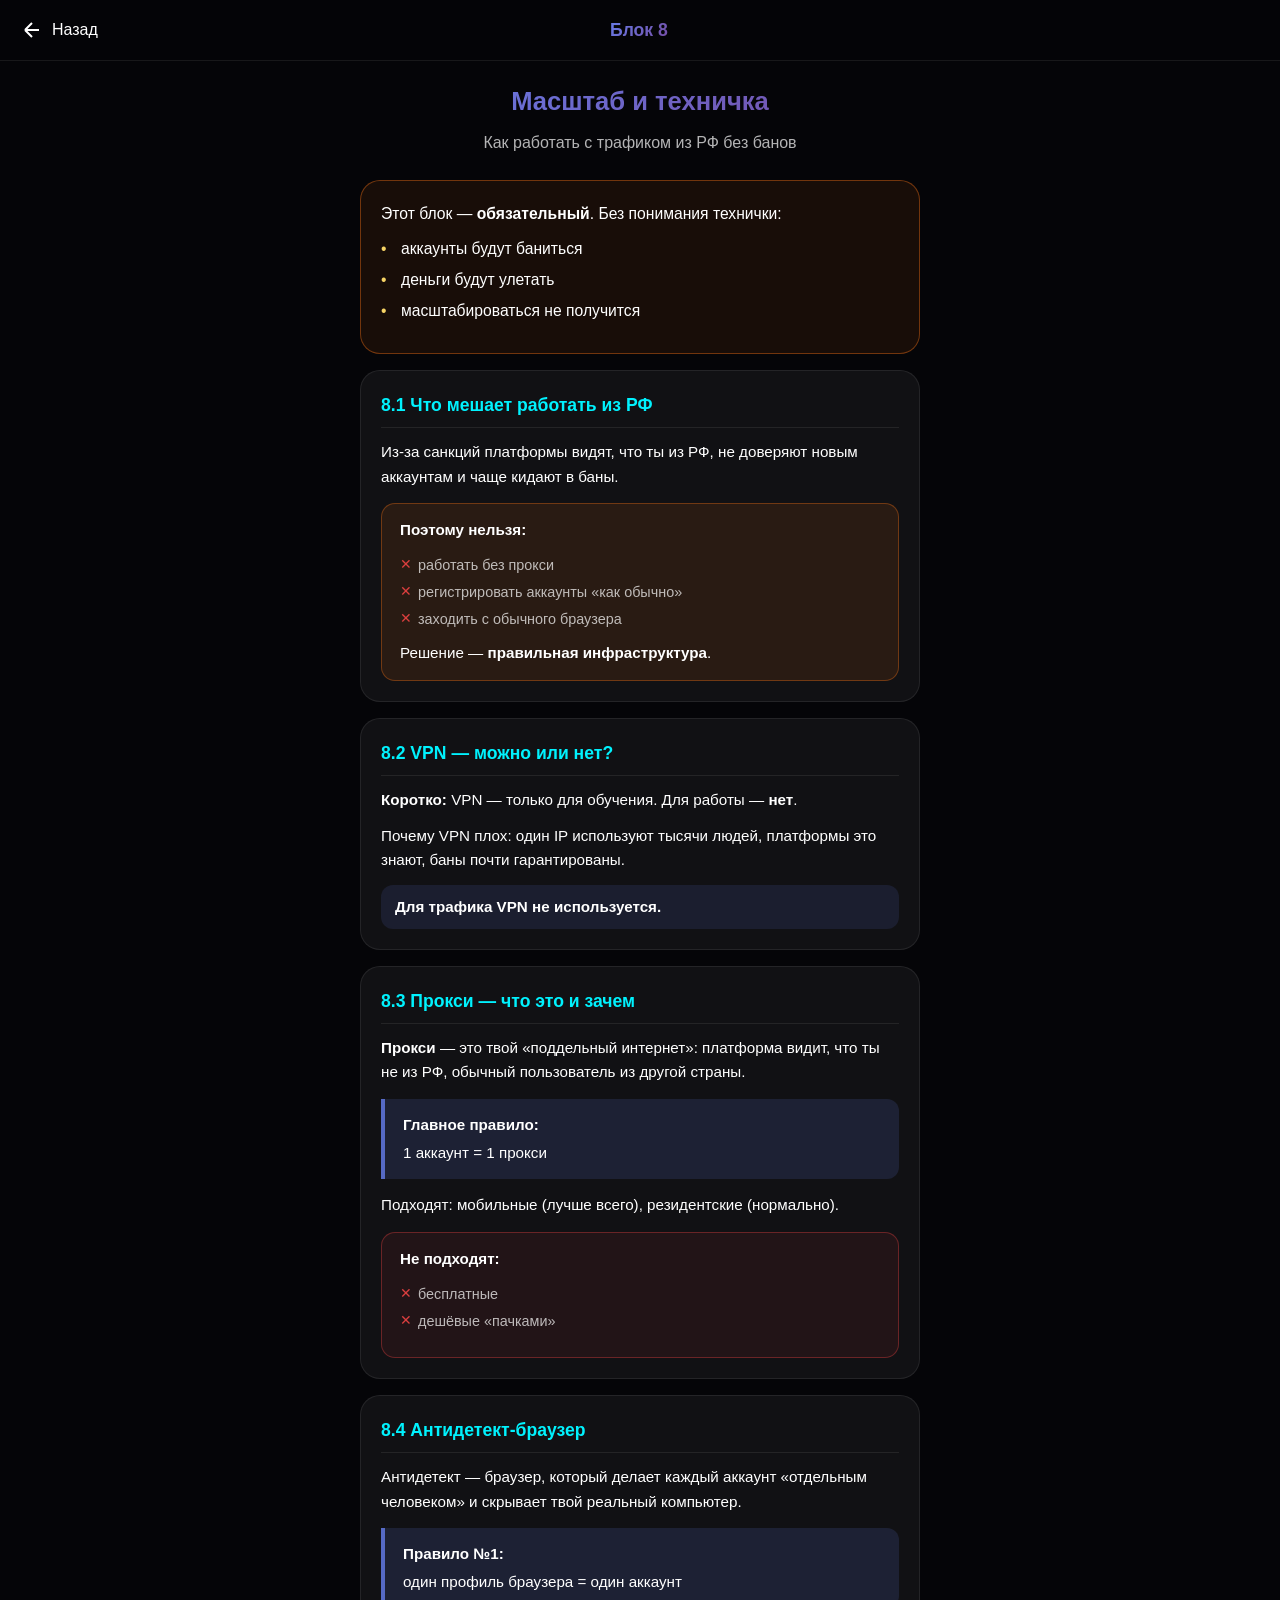
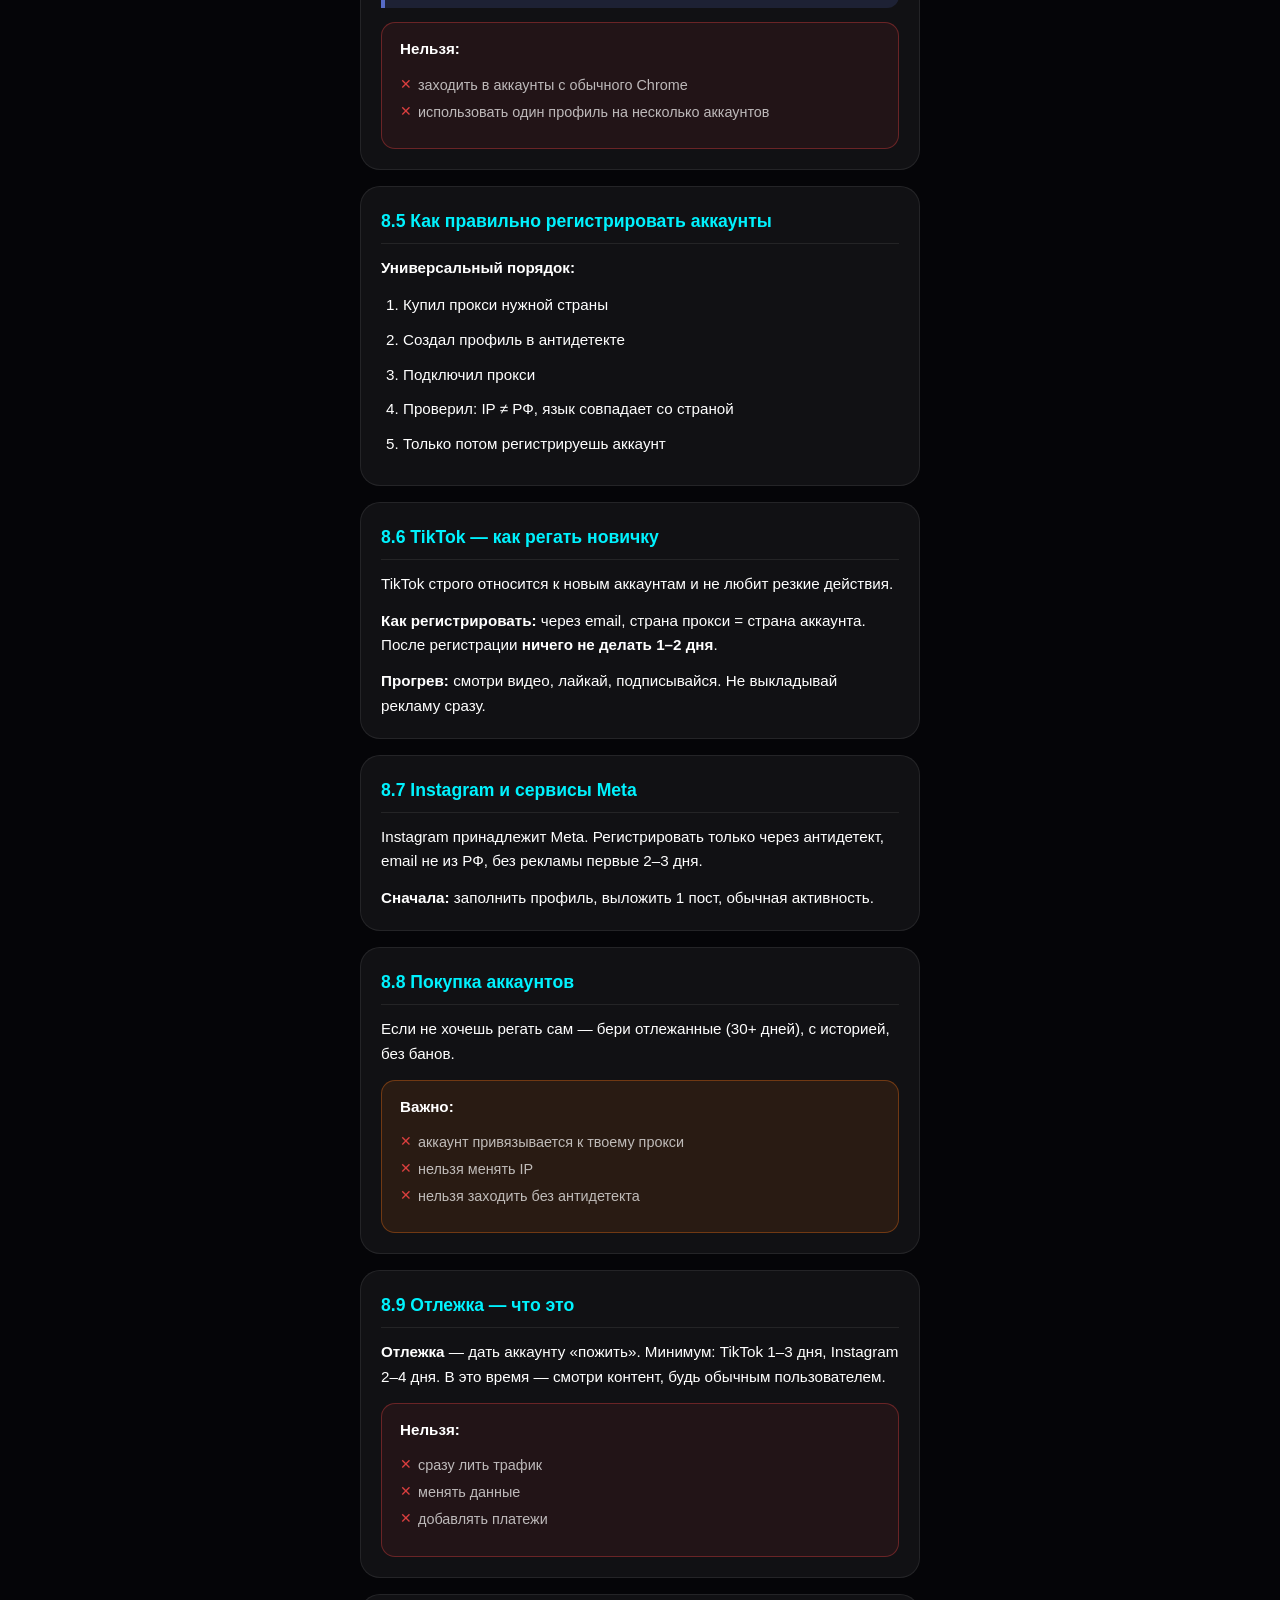
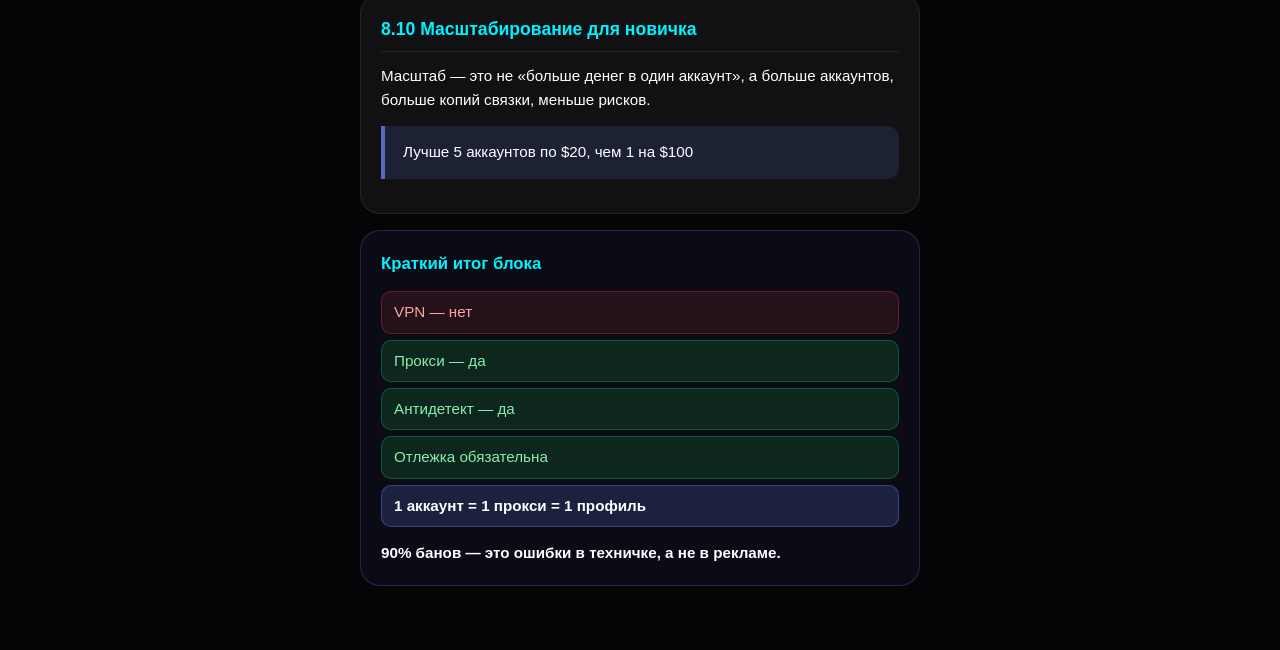
<file: block-8.html>
<!DOCTYPE html>
<html lang="ru" class="ext-course-doc">
<head>
    <meta charset="UTF-8">
    <meta name="viewport" content="width=device-width, initial-scale=1.0, maximum-scale=1.0, user-scalable=no, viewport-fit=cover, interactive-widget=resizes-content">
    <title>Блок 8. Масштаб и техничка | Расширенный курс</title>
    <link rel="stylesheet" href="styles.css">
</head>
<body class="ext-course-page b8-page">
    <header class="ext-course-header">
        <a href="extended-course.html" class="ext-course-back" aria-label="Назад">
            <svg viewBox="0 0 24 24" fill="none" stroke="currentColor" stroke-width="2" width="24" height="24">
                <path d="M19 12H5M5 12l7 7M5 12l7-7"/>
            </svg>
            <span>Назад</span>
        </a>
        <h1 class="ext-course-title">Блок 8</h1>
        <div class="ext-course-header-spacer"></div>
    </header>

    <div class="ext-course-scroll">
    <main class="ext-course-main b8-main">
        <div class="b8-hero">
            <h2 class="b8-hero-title">Масштаб и техничка</h2>
            <p class="b8-hero-subtitle">Как работать с трафиком из РФ без банов</p>
        </div>

        <div class="b8-intro b8-card b8-card-important">
            <p>Этот блок — <strong>обязательный</strong>. Без понимания технички:</p>
            <ul>
                <li>аккаунты будут баниться</li>
                <li>деньги будут улетать</li>
                <li>масштабироваться не получится</li>
            </ul>
        </div>

        <section class="b8-section b8-card" id="b8-1">
            <h3 class="b8-section-title">8.1 Что мешает работать из РФ</h3>
            <p>Из-за санкций платформы видят, что ты из РФ, не доверяют новым аккаунтам и чаще кидают в баны.</p>
            <div class="b8-warn">
                <p class="b8-warn-title">Поэтому нельзя:</p>
                <ul>
                    <li>работать без прокси</li>
                    <li>регистрировать аккаунты «как обычно»</li>
                    <li>заходить с обычного браузера</li>
                </ul>
                <p class="b8-warn-solution">Решение — <strong>правильная инфраструктура</strong>.</p>
            </div>
        </section>

        <section class="b8-section b8-card" id="b8-2">
            <h3 class="b8-section-title">8.2 VPN — можно или нет?</h3>
            <p class="b8-short"><strong>Коротко:</strong> VPN — только для обучения. Для работы — <strong>нет</strong>.</p>
            <p>Почему VPN плох: один IP используют тысячи людей, платформы это знают, баны почти гарантированы.</p>
            <p class="b8-rule-inline">Для трафика VPN не используется.</p>
        </section>

        <section class="b8-section b8-card" id="b8-3">
            <h3 class="b8-section-title">8.3 Прокси — что это и зачем</h3>
            <p><strong>Прокси</strong> — это твой «поддельный интернет»: платформа видит, что ты не из РФ, обычный пользователь из другой страны.</p>
            <blockquote class="b8-rule">
                <strong>Главное правило:</strong> 1 аккаунт = 1 прокси
            </blockquote>
            <p>Подходят: мобильные (лучше всего), резидентские (нормально).</p>
            <div class="b8-warn b8-warn-no">
                <p class="b8-warn-title">Не подходят:</p>
                <ul>
                    <li>бесплатные</li>
                    <li>дешёвые «пачками»</li>
                </ul>
            </div>
        </section>

        <section class="b8-section b8-card" id="b8-4">
            <h3 class="b8-section-title">8.4 Антидетект-браузер</h3>
            <p>Антидетект — браузер, который делает каждый аккаунт «отдельным человеком» и скрывает твой реальный компьютер.</p>
            <blockquote class="b8-rule">
                <strong>Правило №1:</strong> один профиль браузера = один аккаунт
            </blockquote>
            <div class="b8-warn b8-warn-no">
                <p class="b8-warn-title">Нельзя:</p>
                <ul>
                    <li>заходить в аккаунты с обычного Chrome</li>
                    <li>использовать один профиль на несколько аккаунтов</li>
                </ul>
            </div>
        </section>

        <section class="b8-section b8-card" id="b8-5">
            <h3 class="b8-section-title">8.5 Как правильно регистрировать аккаунты</h3>
            <p class="b8-step-title">Универсальный порядок:</p>
            <ol class="b8-steps">
                <li>Купил прокси нужной страны</li>
                <li>Создал профиль в антидетекте</li>
                <li>Подключил прокси</li>
                <li>Проверил: IP ≠ РФ, язык совпадает со страной</li>
                <li>Только потом регистрируешь аккаунт</li>
            </ol>
        </section>

        <section class="b8-section b8-card" id="b8-6">
            <h3 class="b8-section-title">8.6 TikTok — как регать новичку</h3>
            <p>TikTok строго относится к новым аккаунтам и не любит резкие действия.</p>
            <p><strong>Как регистрировать:</strong> через email, страна прокси = страна аккаунта. После регистрации <strong>ничего не делать 1–2 дня</strong>.</p>
            <p><strong>Прогрев:</strong> смотри видео, лайкай, подписывайся. Не выкладывай рекламу сразу.</p>
        </section>

        <section class="b8-section b8-card" id="b8-7">
            <h3 class="b8-section-title">8.7 Instagram и сервисы Meta</h3>
            <p>Instagram принадлежит Meta. Регистрировать только через антидетект, email не из РФ, без рекламы первые 2–3 дня.</p>
            <p><strong>Сначала:</strong> заполнить профиль, выложить 1 пост, обычная активность.</p>
        </section>

        <section class="b8-section b8-card" id="b8-8">
            <h3 class="b8-section-title">8.8 Покупка аккаунтов</h3>
            <p>Если не хочешь регать сам — бери отлежанные (30+ дней), с историей, без банов.</p>
            <div class="b8-warn">
                <p class="b8-warn-title">Важно:</p>
                <ul>
                    <li>аккаунт привязывается к твоему прокси</li>
                    <li>нельзя менять IP</li>
                    <li>нельзя заходить без антидетекта</li>
                </ul>
            </div>
        </section>

        <section class="b8-section b8-card" id="b8-9">
            <h3 class="b8-section-title">8.9 Отлежка — что это</h3>
            <p><strong>Отлежка</strong> — дать аккаунту «пожить». Минимум: TikTok 1–3 дня, Instagram 2–4 дня. В это время — смотри контент, будь обычным пользователем.</p>
            <div class="b8-warn b8-warn-no">
                <p class="b8-warn-title">Нельзя:</p>
                <ul>
                    <li>сразу лить трафик</li>
                    <li>менять данные</li>
                    <li>добавлять платежи</li>
                </ul>
            </div>
        </section>

        <section class="b8-section b8-card" id="b8-10">
            <h3 class="b8-section-title">8.10 Масштабирование для новичка</h3>
            <p>Масштаб — это не «больше денег в один аккаунт», а больше аккаунтов, больше копий связки, меньше рисков.</p>
            <blockquote class="b8-rule">
                Лучше 5 аккаунтов по $20, чем 1 на $100
            </blockquote>
        </section>

        <div class="b8-summary b8-card">
            <h3 class="b8-summary-title">Краткий итог блока</h3>
            <ul class="b8-summary-list">
                <li class="b8-summary-no">VPN — нет</li>
                <li class="b8-summary-yes">Прокси — да</li>
                <li class="b8-summary-yes">Антидетект — да</li>
                <li class="b8-summary-yes">Отлежка обязательна</li>
                <li class="b8-summary-rule">1 аккаунт = 1 прокси = 1 профиль</li>
            </ul>
            <p class="b8-summary-final">90% банов — это ошибки в техничке, а не в рекламе.</p>
        </div>
    </main>
    </div>

    <script src="extended-course.js"></script>
    <script>
        document.querySelectorAll('.b8-section-title').forEach(function(h) {
            h.setAttribute('tabindex', '0');
        });
    </script>
</body>
</html>
</file>
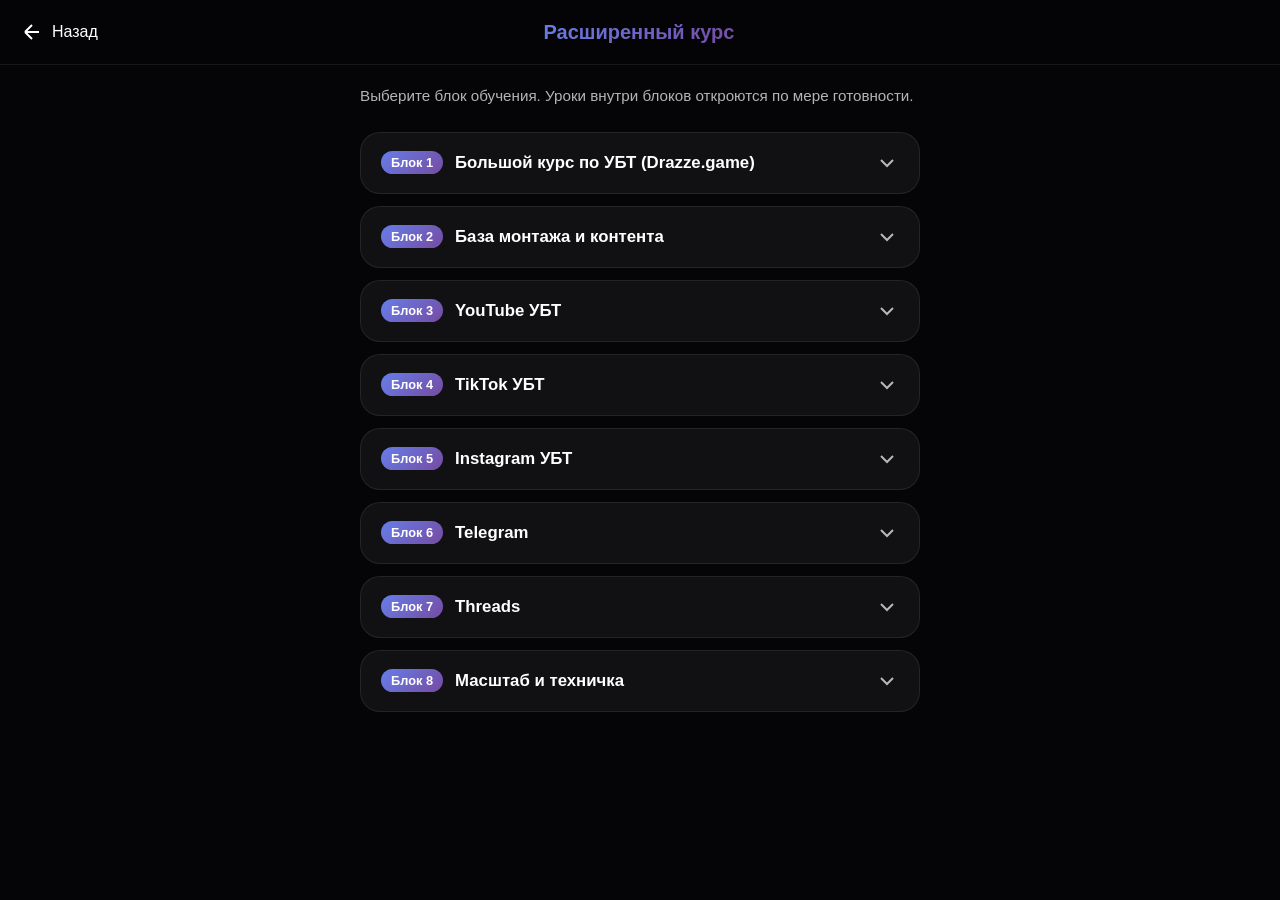
<file: extended-course.html>
<!DOCTYPE html>
<html lang="ru" class="ext-course-doc">
<head>
    <meta charset="UTF-8">
    <meta name="viewport" content="width=device-width, initial-scale=1.0, maximum-scale=1.0, user-scalable=no, viewport-fit=cover, interactive-widget=resizes-content">
    <title>Расширенный курс | УБТ и трафик</title>
    <link rel="stylesheet" href="styles.css">
</head>
<body class="ext-course-page">
    <header class="ext-course-header">
        <a href="index.html" class="ext-course-back" aria-label="Назад">
            <svg viewBox="0 0 24 24" fill="none" stroke="currentColor" stroke-width="2" width="24" height="24">
                <path d="M19 12H5M5 12l7 7M5 12l7-7"/>
            </svg>
            <span>Назад</span>
        </a>
        <h1 class="ext-course-title">Расширенный курс</h1>
        <div class="ext-course-header-spacer"></div>
    </header>

    <div class="ext-course-scroll">
    <main class="ext-course-main">
        <p class="ext-course-intro">Выберите блок обучения. Уроки внутри блоков откроются по мере готовности.</p>

        <div class="ext-course-blocks">
            <!-- БЛОК 1: Большой курс УБТ с фокусом на Drazze.game -->
            <section class="ext-course-block" data-block="1">
                <button type="button" class="ext-course-block-head" aria-expanded="false" aria-controls="block-1-body" id="block-1-head">
                    <span class="ext-course-block-badge">Блок 1</span>
                    <span class="ext-course-block-title">Большой курс по УБТ (Drazze.game)</span>
                    <svg class="ext-course-block-chevron" viewBox="0 0 24 24" fill="none" stroke="currentColor" stroke-width="2" width="24" height="24">
                        <path d="M6 9l6 6 6-6"/>
                    </svg>
                </button>
                <div class="ext-course-block-body" id="block-1-body" hidden>
                    <ul class="ext-course-lessons">
                        <li class="ext-course-lesson-group">
                            <span class="ext-course-lesson-group-title">1.1 Основа УБТ в iGaming</span>
                            <ul class="ext-course-lesson-sublist">
                                <li>Что такое УБТ в iGaming</li>
                                <li>Почему iGaming идеален для УБТ</li>
                                <li>Где деньги в Drazze.game (RevShare, CPA, рефералка)</li>
                            </ul>
                        </li>
                        <li class="ext-course-lesson-group">
                            <span class="ext-course-lesson-group-title">1.2 Структура связки под Drazze.game</span>
                            <ul class="ext-course-lesson-sublist">
                                <li>Оффер и форматы контента</li>
                                <li>Telegram как центр монетизации</li>
                                <li>Дожим</li>
                            </ul>
                        </li>
                        <li class="ext-course-lesson-group">
                            <span class="ext-course-lesson-group-title">1.3 Математика заработка</span>
                            <ul class="ext-course-lesson-sublist">
                                <li>Формула: переходы → регистрации → депозиты → RevShare</li>
                                <li>Эффект рефералки</li>
                            </ul>
                        </li>
                        <li class="ext-course-lesson-group">
                            <span class="ext-course-lesson-group-title">1.4 Риски и блокировки</span>
                            <ul class="ext-course-lesson-sublist">
                                <li>Как обходить модерацию площадок</li>
                            </ul>
                        </li>
                        <li class="ext-course-lesson-group">
                            <span class="ext-course-lesson-group-title">1.5 Белая и серая подача</span>
                        </li>
                        <li class="ext-course-lesson-group">
                            <span class="ext-course-lesson-group-title">1.6 Масштабирование</span>
                        </li>
                        <li class="ext-course-lesson-group">
                            <span class="ext-course-lesson-group-title">1.7 Стратегия на 30 дней</span>
                        </li>
                    </ul>
                    <a href="block-1.html" class="ext-course-block-cta">Открыть блок «Большой курс по УБТ (Drazze.game)»</a>
                </div>
            </section>

            <!-- БЛОК 2 -->
            <section class="ext-course-block" data-block="2">
                <button type="button" class="ext-course-block-head" aria-expanded="false" aria-controls="block-2-body" id="block-2-head">
                    <span class="ext-course-block-badge">Блок 2</span>
                    <span class="ext-course-block-title">База монтажа и контента</span>
                    <svg class="ext-course-block-chevron" viewBox="0 0 24 24" fill="none" stroke="currentColor" stroke-width="2" width="24" height="24">
                        <path d="M6 9l6 6 6-6"/>
                    </svg>
                </button>
                <div class="ext-course-block-body" id="block-2-body" hidden>
                    <ul class="ext-course-lessons">
                        <li class="ext-course-lesson-coming">Материалы готовятся</li>
                    </ul>
                </div>
            </section>

            <!-- БЛОК 3 -->
            <section class="ext-course-block" data-block="3">
                <button type="button" class="ext-course-block-head" aria-expanded="false" aria-controls="block-3-body" id="block-3-head">
                    <span class="ext-course-block-badge">Блок 3</span>
                    <span class="ext-course-block-title">YouTube УБТ</span>
                    <svg class="ext-course-block-chevron" viewBox="0 0 24 24" fill="none" stroke="currentColor" stroke-width="2" width="24" height="24">
                        <path d="M6 9l6 6 6-6"/>
                    </svg>
                </button>
                <div class="ext-course-block-body" id="block-3-body" hidden>
                    <ul class="ext-course-lessons">
                        <li class="ext-course-lesson-group">
                            <span class="ext-course-lesson-group-title">3.1 Алгоритм YouTube Shorts</span>
                            <ul class="ext-course-lesson-sublist">
                                <li>Retention и досмотры</li>
                                <li>Повторный просмотр</li>
                            </ul>
                        </li>
                        <li class="ext-course-lesson-group">
                            <span class="ext-course-lesson-group-title">3.2 Форматы под перелив</span>
                        </li>
                        <li class="ext-course-lesson-group">
                            <span class="ext-course-lesson-group-title">3.3 Ведение трафика в Telegram</span>
                            <ul class="ext-course-lesson-sublist">
                                <li>Ссылка в био</li>
                                <li>Закреп</li>
                                <li>Призыв без триггер-слов</li>
                                <li>Оформление и описание, теги</li>
                            </ul>
                        </li>
                        <li class="ext-course-lesson-group">
                            <span class="ext-course-lesson-group-title">3.4 Масштаб</span>
                            <ul class="ext-course-lesson-sublist">
                                <li>Сетка каналов</li>
                            </ul>
                        </li>
                    </ul>
                    <a href="block-3.html" class="ext-course-block-cta">Открыть блок «YouTube УБТ»</a>
                </div>
            </section>

            <!-- БЛОК 4 -->
            <section class="ext-course-block" data-block="4">
                <button type="button" class="ext-course-block-head" aria-expanded="false" aria-controls="block-4-body" id="block-4-head">
                    <span class="ext-course-block-badge">Блок 4</span>
                    <span class="ext-course-block-title">TikTok УБТ</span>
                    <svg class="ext-course-block-chevron" viewBox="0 0 24 24" fill="none" stroke="currentColor" stroke-width="2" width="24" height="24">
                        <path d="M6 9l6 6 6-6"/>
                    </svg>
                </button>
                <div class="ext-course-block-body" id="block-4-body" hidden>
                    <ul class="ext-course-lessons">
                        <li class="ext-course-lesson-group">
                            <span class="ext-course-lesson-group-title">4.1 Как работает алгоритм</span>
                            <ul class="ext-course-lesson-sublist">
                                <li>Гео, подписи и др. — материал дополняется</li>
                            </ul>
                        </li>
                        <li class="ext-course-lesson-group">
                            <span class="ext-course-lesson-group-title">4.2 Форматы</span>
                            <ul class="ext-course-lesson-sublist">
                                <li>POV</li>
                                <li>Скрины дохода</li>
                                <li>Реакции</li>
                                <li>И др.</li>
                            </ul>
                        </li>
                        <li class="ext-course-lesson-group">
                            <span class="ext-course-lesson-group-title">4.3 Баны и ограничения</span>
                            <ul class="ext-course-lesson-sublist">
                                <li>Триггер-слова</li>
                                <li>Shadowban</li>
                                <li>Отлёжка аккаунта</li>
                            </ul>
                        </li>
                        <li class="ext-course-lesson-group">
                            <span class="ext-course-lesson-group-title">4.4 Масштабирование</span>
                        </li>
                    </ul>
                    <a href="block-4.html" class="ext-course-block-cta">Открыть блок «TikTok УБТ»</a>
                </div>
            </section>

            <!-- БЛОК 5 -->
            <section class="ext-course-block" data-block="5">
                <button type="button" class="ext-course-block-head" aria-expanded="false" aria-controls="block-5-body" id="block-5-head">
                    <span class="ext-course-block-badge">Блок 5</span>
                    <span class="ext-course-block-title">Instagram УБТ</span>
                    <svg class="ext-course-block-chevron" viewBox="0 0 24 24" fill="none" stroke="currentColor" stroke-width="2" width="24" height="24">
                        <path d="M6 9l6 6 6-6"/>
                    </svg>
                </button>
                <div class="ext-course-block-body" id="block-5-body" hidden>
                    <ul class="ext-course-lessons">
                        <li class="ext-course-lesson-group">
                            <span class="ext-course-lesson-group-title">5.1 Reels-механика</span>
                            <ul class="ext-course-lesson-sublist">
                                <li>Удержание</li>
                                <li>Комментарии</li>
                                <li>Сохранения</li>
                            </ul>
                        </li>
                        <li class="ext-course-lesson-group">
                            <span class="ext-course-lesson-group-title">5.2 Прогрев через сторис</span>
                        </li>
                        <li class="ext-course-lesson-group">
                            <span class="ext-course-lesson-group-title">5.3 Упаковка профиля</span>
                            <ul class="ext-course-lesson-sublist">
                                <li>Шапка</li>
                                <li>Аватар</li>
                                <li>Закрепленные сторис</li>
                            </ul>
                        </li>
                    </ul>
                    <a href="block-5.html" class="ext-course-block-cta">Открыть блок «Instagram УБТ»</a>
                </div>
            </section>

            <!-- БЛОК 6 -->
            <section class="ext-course-block" data-block="6">
                <button type="button" class="ext-course-block-head" aria-expanded="false" aria-controls="block-6-body" id="block-6-head">
                    <span class="ext-course-block-badge">Блок 6</span>
                    <span class="ext-course-block-title">Telegram</span>
                    <svg class="ext-course-block-chevron" viewBox="0 0 24 24" fill="none" stroke="currentColor" stroke-width="2" width="24" height="24">
                        <path d="M6 9l6 6 6-6"/>
                    </svg>
                </button>
                <div class="ext-course-block-body" id="block-6-body" hidden>
                    <ul class="ext-course-lessons">
                        <li class="ext-course-lesson-group">
                            <span class="ext-course-lesson-group-title">Суть: люди хотят халяву</span>
                            <ul class="ext-course-lesson-sublist">
                                <li>Бездеп, фриспины, кэшбэк — что заставляет регистрироваться</li>
                            </ul>
                        </li>
                        <li class="ext-course-lesson-group">
                            <span class="ext-course-lesson-group-title">Метод 1: Закрытый клуб бонус-хантеров</span>
                        </li>
                        <li class="ext-course-lesson-group">
                            <span class="ext-course-lesson-group-title">Метод 2: Колесо фортуны в боте</span>
                        </li>
                        <li class="ext-course-lesson-group">
                            <span class="ext-course-lesson-group-title">ТОП-7 методов трафика</span>
                            <ul class="ext-course-lesson-sublist">
                                <li>Посевы, комментинг, инвайтинг, Telegram Ads</li>
                                <li>YouTube Shorts / TikTok, чатинг, мини-аппы</li>
                            </ul>
                        </li>
                        <li class="ext-course-lesson-group">
                            <span class="ext-course-lesson-group-title">Итоговая схема для новичка (бонус-хантинг)</span>
                        </li>
                    </ul>
                    <a href="block-6.html" class="ext-course-block-cta">Открыть блок «Telegram»</a>
                </div>
            </section>

            <!-- БЛОК 7 -->
            <section class="ext-course-block" data-block="7">
                <button type="button" class="ext-course-block-head" aria-expanded="false" aria-controls="block-7-body" id="block-7-head">
                    <span class="ext-course-block-badge">Блок 7</span>
                    <span class="ext-course-block-title">Threads</span>
                    <svg class="ext-course-block-chevron" viewBox="0 0 24 24" fill="none" stroke="currentColor" stroke-width="2" width="24" height="24">
                        <path d="M6 9l6 6 6-6"/>
                    </svg>
                </button>
                <div class="ext-course-block-body" id="block-7-body" hidden>
                    <ul class="ext-course-lessons">
                        <li class="ext-course-lesson-group">
                            <span class="ext-course-lesson-group-title">Почему Threads — топ для бесплатного залива</span>
                        </li>
                        <li class="ext-course-lesson-group">
                            <span class="ext-course-lesson-group-title">Подготовка аккаунта</span>
                            <ul class="ext-course-lesson-sublist">
                                <li>Регистрация через Instagram, прогрев 7–10 дней</li>
                            </ul>
                        </li>
                        <li class="ext-course-lesson-group">
                            <span class="ext-course-lesson-group-title">Контент-стратегия: 5 рабочих связок</span>
                            <ul class="ext-course-lesson-sublist">
                                <li>Сторителлинг с эмоциональным крючком</li>
                                <li>Эксперт-аналитик с разбором бонусов</li>
                                <li>Красивая жизнь + случайный выигрыш</li>
                                <li>Тестировщик гипотез / спор с другом</li>
                                <li>Случайный выигрыш в очереди / на работе</li>
                            </ul>
                        </li>
                        <li class="ext-course-lesson-group">
                            <span class="ext-course-lesson-group-title">Прогрев и воронка</span>
                        </li>
                        <li class="ext-course-lesson-group">
                            <span class="ext-course-lesson-group-title">Риски и как их избежать</span>
                        </li>
                        <li class="ext-course-lesson-group">
                            <span class="ext-course-lesson-group-title">План действий на 4 недели</span>
                        </li>
                        <li class="ext-course-lesson-group">
                            <span class="ext-course-lesson-group-title">Техническая база: как применять</span>
                        </li>
                    </ul>
                    <a href="block-7.html" class="ext-course-block-cta">Открыть блок «Threads»</a>
                </div>
            </section>

            <!-- БЛОК 8 -->
            <section class="ext-course-block" data-block="8">
                <button type="button" class="ext-course-block-head" aria-expanded="false" aria-controls="block-8-body" id="block-8-head">
                    <span class="ext-course-block-badge">Блок 8</span>
                    <span class="ext-course-block-title">Масштаб и техничка</span>
                    <svg class="ext-course-block-chevron" viewBox="0 0 24 24" fill="none" stroke="currentColor" stroke-width="2" width="24" height="24">
                        <path d="M6 9l6 6 6-6"/>
                    </svg>
                </button>
                <div class="ext-course-block-body" id="block-8-body" hidden>
                    <ul class="ext-course-lessons">
                        <li class="ext-course-lesson-group">
                            <span class="ext-course-lesson-group-title">8.1 Что мешает работать из РФ</span>
                        </li>
                        <li class="ext-course-lesson-group">
                            <span class="ext-course-lesson-group-title">8.2 VPN — можно или нет?</span>
                        </li>
                        <li class="ext-course-lesson-group">
                            <span class="ext-course-lesson-group-title">8.3 Прокси — что это и зачем</span>
                        </li>
                        <li class="ext-course-lesson-group">
                            <span class="ext-course-lesson-group-title">8.4 Антидетект-браузер</span>
                        </li>
                        <li class="ext-course-lesson-group">
                            <span class="ext-course-lesson-group-title">8.5 Регистрация аккаунтов</span>
                        </li>
                        <li class="ext-course-lesson-group">
                            <span class="ext-course-lesson-group-title">8.6 TikTok — как регать</span>
                        </li>
                        <li class="ext-course-lesson-group">
                            <span class="ext-course-lesson-group-title">8.7 Instagram и Meta</span>
                        </li>
                        <li class="ext-course-lesson-group">
                            <span class="ext-course-lesson-group-title">8.8 Покупка аккаунтов</span>
                        </li>
                        <li class="ext-course-lesson-group">
                            <span class="ext-course-lesson-group-title">8.9 Отлежка</span>
                        </li>
                        <li class="ext-course-lesson-group">
                            <span class="ext-course-lesson-group-title">8.10 Масштабирование</span>
                        </li>
                    </ul>
                    <a href="block-8.html" class="ext-course-block-cta">Открыть блок «Масштаб и техничка»</a>
                </div>
            </section>
        </div>
    </main>
    </div>

    <script src="extended-course.js"></script>
</body>
</html>
</file>
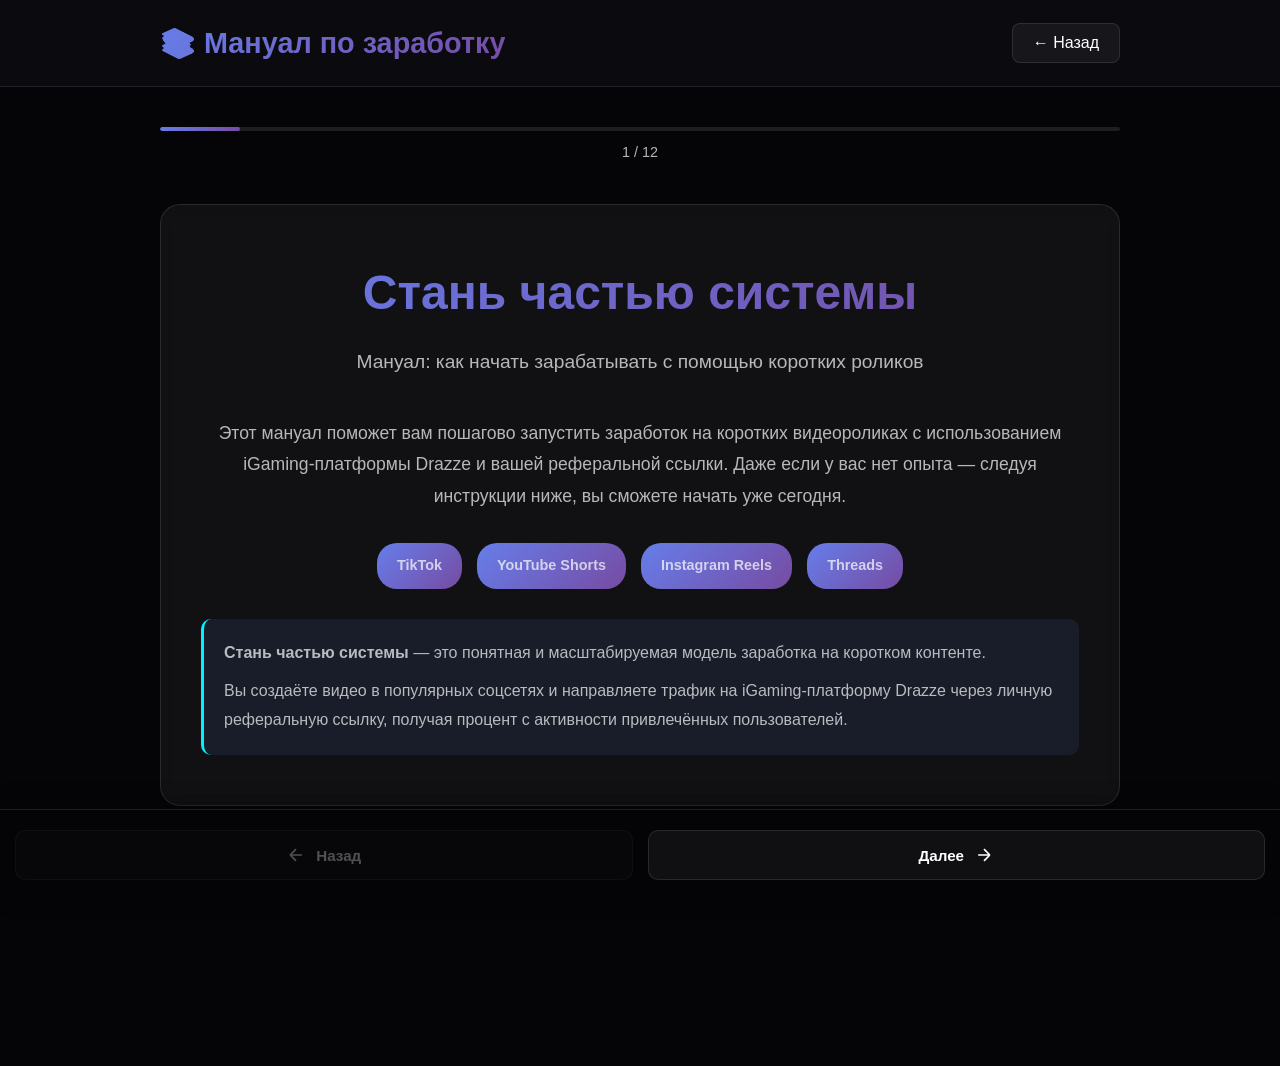
<file: manual.html>
<!DOCTYPE html>
<html lang="ru">
<head>
    <meta charset="UTF-8">
    <meta name="viewport" content="width=device-width, initial-scale=1.0, maximum-scale=1.0, user-scalable=no, viewport-fit=cover">
    <title>Мануал по заработку | Стань частью системы</title>
    <link rel="stylesheet" href="manual.css">
</head>
<body>
    <div class="manual-page">
        <!-- Header -->
        <header class="manual-header">
            <div class="container">
                <div class="header-content">
                    <h1 class="manual-title">📚 Мануал по заработку</h1>
                    <button class="back-btn" onclick="window.location.href='index.html'">
                        ← Назад
                    </button>
                </div>
            </div>
        </header>

        <!-- Slides Container -->
        <section class="slides-section">
            <div class="container">
                <!-- Progress Bar -->
                <div class="slides-progress">
                    <div class="progress-bar">
                        <div class="progress-fill" id="progressFill"></div>
                    </div>
                    <div class="progress-text">
                        <span id="currentSlideNum">1</span> / <span id="totalSlidesNum">12</span>
                    </div>
                </div>

                <!-- Slides -->
                <div class="slides-container">
                    <!-- Слайд 1: Введение -->
                    <div class="slide active" data-slide="1">
                        <div class="slide-content">
                            <h2 class="slide-title">Стань частью системы</h2>
                            <p class="slide-subtitle">Мануал: как начать зарабатывать с помощью коротких роликов</p>
                            <div class="slide-body">
                                <p class="intro-text">
                                    Этот мануал поможет вам пошагово запустить заработок на коротких видеороликах 
                                    с использованием iGaming‑платформы Drazze и вашей реферальной ссылки. 
                                    Даже если у вас нет опыта — следуя инструкции ниже, вы сможете начать уже сегодня.
                                </p>
                                <div class="platforms-list">
                                    <div class="platform-badge">TikTok</div>
                                    <div class="platform-badge">YouTube Shorts</div>
                                    <div class="platform-badge">Instagram Reels</div>
                                    <div class="platform-badge">Threads</div>
                                </div>
                                <div class="info-box">
                                    <p><strong>Стань частью системы</strong> — это понятная и масштабируемая модель заработка на коротком контенте.</p>
                                    <p>Вы создаёте видео в популярных соцсетях и направляете трафик на iGaming‑платформу Drazze 
                                    через личную реферальную ссылку, получая процент с активности привлечённых пользователей.</p>
                                </div>
                            </div>
                        </div>
                    </div>

                    <!-- Слайд 2: Как начать -->
                    <div class="slide" data-slide="2">
                        <div class="slide-content">
                            <h2 class="slide-title">Как начать</h2>
                            <p class="slide-subtitle">Если вы приняли решение начать — это самый важный шаг</p>
                            <div class="slide-body">
                                <div class="steps-list">
                                    <div class="step-item">
                                        <div class="step-number">1</div>
                                        <div class="step-text">
                                            <h3>Зарегистрироваться на платформе Drazze</h3>
                                        </div>
                                    </div>
                                    <div class="step-item">
                                        <div class="step-number">2</div>
                                        <div class="step-text">
                                            <h3>Оформить аккаунт</h3>
                                            <p>Drazze лояльно относится к никам и аватаркам. Главное требование — 
                                            в профиле должна быть ваша реферальная ссылка.</p>
                                        </div>
                                    </div>
                                    <div class="step-item">
                                        <div class="step-number">3</div>
                                        <div class="step-text">
                                            <h3>Выбрать соцсети для работы</h3>
                                            <ul>
                                                <li><strong>TikTok</strong> (приоритет)</li>
                                                <li><strong>YouTube Shorts</strong></li>
                                                <li><strong>Instagram Reels</strong></li>
                                                <li><strong>Instagram Threads</strong> (посты) — дополнительно</li>
                                            </ul>
                                            <p>Эти площадки дают максимальный охват и бесплатный трафик.</p>
                                        </div>
                                    </div>
                                </div>
                            </div>
                        </div>
                    </div>

                    <!-- Слайд 3: Как формируется доход -->
                    <div class="slide" data-slide="3">
                        <div class="slide-content">
                            <h2 class="slide-title">Как формируется ваш доход</h2>
                            <p class="slide-subtitle">Перед тем как перейти к инструкциям, важно понять механику заработка</p>
                            <div class="slide-body">
                                <div class="income-mechanism">
                                    <div class="mechanism-item">
                                        <div class="mechanism-icon">🔗</div>
                                        <div class="mechanism-text">
                                            <h3>Реферальная ссылка</h3>
                                            <p>На платформе Drazze вы получаете уникальную реферальную ссылку — это ваш главный инструмент.</p>
                                        </div>
                                    </div>
                                    <div class="mechanism-item">
                                        <div class="mechanism-icon">👥</div>
                                        <div class="mechanism-text">
                                            <h3>Автоматическое закрепление</h3>
                                            <p>Все пользователи, которые переходят по вашей ссылке, автоматически закрепляются за вами.</p>
                                        </div>
                                    </div>
                                    <div class="mechanism-item highlight">
                                        <div class="mechanism-icon">💰</div>
                                        <div class="mechanism-text">
                                            <h3>Процент с активности</h3>
                                            <p>Вы получаете процент с их активности на платформе.</p>
                                            <p class="highlight-text">📌 Чем больше качественного трафика вы приводите — тем выше ваш доход.</p>
                                        </div>
                                    </div>
                                </div>
                            </div>
                        </div>
                    </div>

                    <!-- Слайд 4: Инструкция для TikTok -->
                    <div class="slide" data-slide="4">
                        <div class="slide-content">
                            <h2 class="slide-title">Инструкция для TikTok</h2>
                            <p class="slide-subtitle">Если вы находитесь в РФ</p>
                            <div class="slide-body">
                                <div class="warning-box">
                                    <p>⚠️ Для корректной и стабильной работы TikTok на территории РФ необходимо выполнить следующие шаги.</p>
                                </div>
                                
                                <div class="instruction-steps">
                                    <div class="instruction-step">
                                        <h3>1. Установите VPN</h3>
                                        <p>VPN — это сервис-анонимайзер, который маскирует ваше реальное местоположение.</p>
                                        <ul>
                                            <li>У Drazze есть собственный VPN, доступный партнёрам</li>
                                            <li>Используйте стабильный VPN с серверами в Европе или США</li>
                                        </ul>
                                        <div class="recommended-countries">
                                            <strong>Рекомендуемые страны:</strong>
                                            <div class="countries-list">
                                                <span>Германия</span>
                                                <span>Франция</span>
                                                <span>Нидерланды</span>
                                                <span>США</span>
                                                <span>Канада</span>
                                            </div>
                                        </div>
                                        <p class="note">⚠️ Важно: VPN может незначительно замедлять интернет — это нормально.</p>
                                    </div>
                                    
                                    <div class="instruction-step">
                                        <h3>2. Очистите кэш TikTok</h3>
                                        <p>После подключения VPN необходимо, чтобы TikTok «забыл», что ранее вы находились в РФ.</p>
                                        <div class="platform-instructions">
                                            <div class="platform-instruction">
                                                <strong>На Android:</strong>
                                                <p>Настройки → Приложения → TikTok → Хранилище / Память → Очистить кэш и данные (Очистить всё)</p>
                                            </div>
                                            <div class="platform-instruction">
                                                <strong>На iPhone:</strong>
                                                <p>Удалите приложение TikTok и переустановите его через App Store</p>
                                            </div>
                                        </div>
                                    </div>
                                    
                                    <div class="instruction-step">
                                        <h3>3. Создайте новый аккаунт (при необходимости)</h3>
                                        <p>Если старый аккаунт работает нестабильно или не получает просмотры:</p>
                                        <ul>
                                            <li>Зарегистрируйтесь с новым e-mail, номером телефона или аккаунтом Google</li>
                                            <li>Не указывайте РФ в профиле</li>
                                            <li>Проверьте страну в настройках профиля — она должна соответствовать стране сервера VPN</li>
                                            <li>В аккаунте Google также рекомендуется указать страну, отличную от России</li>
                                        </ul>
                                    </div>
                                    
                                    <div class="instruction-step">
                                        <h3>Дальнейшие шаги</h3>
                                        <ul>
                                            <li>Добавьте реферальную ссылку Drazze в описание профиля</li>
                                            <li>Начинайте публиковать видео</li>
                                        </ul>
                                        <div class="content-strategy">
                                            <strong>Контент-стратегия:</strong>
                                            <div class="strategy-tags">
                                                <span>Юмор</span>
                                                <span>Реакции</span>
                                                <span>Тренды</span>
                                                <span>Провокационные ролики</span>
                                                <span>Вовлекающие ролики</span>
                                            </div>
                                            <p>Каждое видео должно ненавязчиво подводить зрителя к идее попробовать платформу по вашей ссылке.</p>
                                        </div>
                                    </div>
                                </div>
                            </div>
                        </div>
                    </div>

                    <!-- Слайд 5: Instagram Reels и YouTube Shorts -->
                    <div class="slide" data-slide="5">
                        <div class="slide-content">
                            <h2 class="slide-title">Instagram Reels и YouTube Shorts</h2>
                            <p class="slide-subtitle">Риторика и стратегия аналогичны TikTok</p>
                            <div class="slide-body">
                                <div class="platforms-guide">
                                    <div class="platform-guide-item">
                                        <h3>Что нужно:</h3>
                                        <ul>
                                            <li>Зарегистрировать аккаунт</li>
                                            <li>Добавить реферальную ссылку в описание профиля</li>
                                            <li>Регулярно публиковать короткие видео</li>
                                        </ul>
                                    </div>
                                    <div class="platform-tips">
                                        <div class="tip-card">
                                            <div class="tip-icon">📌</div>
                                            <p><strong>YouTube Shorts</strong> особенно хорошо работает на долгую дистанцию</p>
                                        </div>
                                        <div class="tip-card">
                                            <div class="tip-icon">📌</div>
                                            <p><strong>Instagram Reels</strong> — на платёжеспособную аудиторию</p>
                                        </div>
                                    </div>
                                </div>
                            </div>
                        </div>
                    </div>

                    <!-- Слайд 6: TikTok - инструкции и примеры -->
                    <div class="slide" data-slide="6">
                        <div class="slide-content">
                            <h2 class="slide-title">TikTok — инструкции и примеры</h2>
                            <div class="slide-body">
                                <div class="format-guide">
                                    <div class="format-rules">
                                        <h3>Формат видео:</h3>
                                        <ul>
                                            <li><strong>Длина:</strong> 7–20 секунд</li>
                                            <li><strong>Первые 2 секунды</strong> — максимальный хук</li>
                                            <li><strong>Минимум текста, максимум эмоций</strong></li>
                                            <li><strong>Простой и понятный посыл</strong></li>
                                        </ul>
                                    </div>
                                    <div class="examples-box">
                                        <h3>Примеры форматов:</h3>
                                        <div class="example-item">«Проверяю, реально ли это работает»</div>
                                        <div class="example-item">«Никто не говорит об этом способе заработка»</div>
                                        <div class="example-item">«Если тебе 18+, посмотри это видео»</div>
                                    </div>
                                </div>
                            </div>
                        </div>
                    </div>

                    <!-- Слайд 7: Instagram - инструкции и примеры -->
                    <div class="slide" data-slide="7">
                        <div class="slide-content">
                            <h2 class="slide-title">Instagram — инструкции и примеры</h2>
                            <div class="slide-body">
                                <div class="instagram-guide">
                                    <div class="guide-section">
                                        <h3>Рекомендации:</h3>
                                        <ul>
                                            <li>Используйте <strong>Reels + Stories</strong></li>
                                            <li>Закрепляйте видео в профиле</li>
                                            <li>Добавляйте призыв к действию (CTA)</li>
                                        </ul>
                                    </div>
                                    <div class="examples-box">
                                        <h3>Примеры CTA:</h3>
                                        <div class="example-item">«Ссылка в профиле»</div>
                                        <div class="example-item">«Проверь сам»</div>
                                        <div class="example-item">«Попробуй, пока работает»</div>
                                    </div>
                                </div>
                            </div>
                        </div>
                    </div>

                    <!-- Слайд 8: YouTube Shorts - инструкции и примеры -->
                    <div class="slide" data-slide="8">
                        <div class="slide-content">
                            <h2 class="slide-title">YouTube Shorts — инструкции и примеры</h2>
                            <div class="slide-body">
                                <div class="youtube-guide">
                                    <div class="guide-section">
                                        <h3>Рекомендации:</h3>
                                        <ul>
                                            <li><strong>Заголовок</strong> должен усиливать интригу</li>
                                            <li><strong>Описание</strong> — короткое, с намёком на выгоду</li>
                                            <li><strong>Регулярность</strong> важнее качества</li>
                                        </ul>
                                    </div>
                                    <div class="tip-box highlight">
                                        <div class="tip-icon">📌</div>
                                        <p>Один удачный Short может приносить трафик месяцами.</p>
                                    </div>
                                </div>
                            </div>
                        </div>
                    </div>

                    <!-- Слайд 9: Советы для роста дохода -->
                    <div class="slide" data-slide="9">
                        <div class="slide-content">
                            <h2 class="slide-title">Советы для роста дохода</h2>
                            <div class="slide-body">
                                <div class="tips-grid">
                                    <div class="tip-item">
                                        <div class="tip-icon">📊</div>
                                        <p>Анализируйте статистику и географию аудитории</p>
                                    </div>
                                    <div class="tip-item">
                                        <div class="tip-icon">🧪</div>
                                        <p>Тестируйте разные форматы контента</p>
                                    </div>
                                    <div class="tip-item">
                                        <div class="tip-icon">📈</div>
                                        <p>Масштабируйтесь: создавайте несколько аккаунтов</p>
                                    </div>
                                    <div class="tip-item">
                                        <div class="tip-icon">🔄</div>
                                        <p>Перезаливайте удачные видео</p>
                                    </div>
                                    <div class="tip-item highlight">
                                        <div class="tip-icon">⚡</div>
                                        <p>Работайте системно, а не хаотично</p>
                                    </div>
                                </div>
                            </div>
                        </div>
                    </div>

                    <!-- Слайд 10: Финал -->
                    <div class="slide" data-slide="10">
                        <div class="slide-content final-slide">
                            <h2 class="slide-title">Финал</h2>
                            <div class="slide-body">
                                <div class="final-content">
                                    <p class="final-text">Эта модель уже работает и масштабируется.</p>
                                    <div class="what-we-give">
                                        <h3>Мы даём вам:</h3>
                                        <div class="gifts-list">
                                            <div class="gift-item">✅ Платформу</div>
                                            <div class="gift-item">✅ Инструменты</div>
                                            <div class="gift-item">✅ Понимание системы</div>
                                        </div>
                                    </div>
                                    <p class="final-message">Дальше всё зависит от вашей активности и дисциплины.</p>
                                    <div class="success-wish">
                                        <div class="rocket-icon">🚀</div>
                                        <p>Желаем удачи и высоких результатов!</p>
                                    </div>
                                </div>
                            </div>
                        </div>
                    </div>

                    <!-- Слайд 11: FAQ -->
                    <div class="slide" data-slide="11">
                        <div class="slide-content faq-slide">
                            <h2 class="slide-title">Часто задаваемые вопросы</h2>
                            <p class="slide-subtitle">Нажми на вопрос, чтобы увидеть ответ</p>
                            <div class="slide-body">
                                <div class="faq-container">
                                    <div class="faq-item">
                                        <button class="faq-question">
                                            <span>Как быстро я начну зарабатывать?</span>
                                            <span class="faq-icon">+</span>
                                        </button>
                                        <div class="faq-answer">
                                            <p>Первые деньги можно получить сразу же после создания реферальной цепи. Система работает автоматически - чем больше рефералов, тем выше доход!</p>
                                        </div>
                                    </div>
                                    
                                    <div class="faq-item">
                                        <button class="faq-question">
                                            <span>Сколько можно заработать?</span>
                                            <span class="faq-icon">+</span>
                                        </button>
                                        <div class="faq-answer">
                                            <p>Доход неограничен! Многие зарабатывают 1000+ $ в месяц. Все зависит от количества привлеченных рефералов и активности вашей сети.</p>
                                        </div>
                                    </div>
                                    
                                    <div class="faq-item">
                                        <button class="faq-question">
                                            <span>Нужны ли специальные навыки?</span>
                                            <span class="faq-icon">+</span>
                                        </button>
                                        <div class="faq-answer">
                                            <p>Нет! Система разработана так, чтобы любой мог начать зарабатывать. Достаточно следовать инструкциям и использовать готовые шаблоны.</p>
                                        </div>
                                    </div>
                                    
                                    <div class="faq-item">
                                        <button class="faq-question">
                                            <span>На каких платформах работает система?</span>
                                            <span class="faq-icon">+</span>
                                        </button>
                                        <div class="faq-answer">
                                            <p>Система работает на TikTok, YouTube Shorts, Instagram Reels и Threads. Вы можете выбрать одну или несколько платформ.</p>
                                        </div>
                                    </div>
                                    
                                    <div class="faq-item">
                                        <button class="faq-question">
                                            <span>Что делать, если у меня всего один реферал?</span>
                                            <span class="faq-icon">+</span>
                                        </button>
                                        <div class="faq-answer">
                                            <p>Даже с одним рефералом вы гарантированно получите результат! Система работает на любом уровне - от одного реферала до сотен.</p>
                                        </div>
                                    </div>
                                </div>
                            </div>
                        </div>
                    </div>

                    <!-- Слайд 12: Drazze Game -->
                    <div class="slide" data-slide="12">
                        <div class="slide-content drazze-game-slide">
                            <div class="drazze-game-content">
                                <div class="drazze-logo-container">
                                    <div class="drazze-logo-text">drazze.game</div>
                                </div>
                                <div class="game-message">
                                    <h2 class="game-title">Пора менять правила игры</h2>
                                    <div class="game-subtitle">Новая эра заработка начинается здесь</div>
                                </div>
                                <div class="game-particles">
                                    <div class="particle"></div>
                                    <div class="particle"></div>
                                    <div class="particle"></div>
                                    <div class="particle"></div>
                                    <div class="particle"></div>
                                </div>
                            </div>
                        </div>
                    </div>
                </div>

                <!-- Navigation -->
                <div class="slides-navigation">
                    <button class="nav-btn prev" id="prevSlide" disabled>
                        <svg viewBox="0 0 24 24" fill="none" stroke="currentColor" stroke-width="2">
                            <path d="M19 12H5M5 12L12 19M5 12L12 5"/>
                        </svg>
                        Назад
                    </button>
                    <button class="nav-btn next" id="nextSlide">
                        Далее
                        <svg viewBox="0 0 24 24" fill="none" stroke="currentColor" stroke-width="2">
                            <path d="M5 12H19M19 12L12 5M19 12L12 19"/>
                        </svg>
                    </button>
                </div>
            </div>
        </section>
    </div>

    <script src="manual.js"></script>
</body>
</html>
</file>
<file: styles.css>
* {
    margin: 0;
    padding: 0;
    box-sizing: border-box;
}

:root {
    --primary-gradient: linear-gradient(135deg, #667eea 0%, #764ba2 100%);
    --money-gradient: linear-gradient(135deg, #f093fb 0%, #f5576c 100%);
    --success-gradient: linear-gradient(135deg, #4facfe 0%, #00f2fe 100%);
    --gold-gradient: linear-gradient(135deg, #f6d365 0%, #fda085 100%);
    --dark-bg: #0a0a0f;
    --darker-bg: #050508;
    --card-bg: rgba(255, 255, 255, 0.05);
    --text-primary: #ffffff;
    --text-secondary: rgba(255, 255, 255, 0.7);
    --accent: #00f2fe;
    --money-color: #f6d365;
}

body {
    font-family: -apple-system, BlinkMacSystemFont, 'Segoe UI', Roboto, Oxygen, Ubuntu, Cantarell, sans-serif;
    background: var(--darker-bg);
    color: var(--text-primary);
    overflow-x: hidden;
    line-height: 1.6;
    -webkit-font-smoothing: antialiased;
    -moz-osx-font-smoothing: grayscale;
    touch-action: pan-y;
    -webkit-tap-highlight-color: transparent;
    -webkit-touch-callout: none;
    user-select: none;
}

/* Разрешаем выделение текста только в нужных местах */
.slide-body,
.course-body,
.course-module-body,
.faq-answer,
.step-text,
.instruction-step,
.b8-main {
    user-select: text;
    -webkit-user-select: text;
}

.hidden {
    display: none !important;
}

/* Загрузочная страница */
.loader {
    position: fixed;
    top: 0;
    left: 0;
    width: 100%;
    height: 100%;
    background: var(--darker-bg);
    display: flex;
    align-items: center;
    justify-content: center;
    z-index: 10000;
    transition: opacity 0.5s ease, visibility 0.5s ease;
}

.loader.fade-out {
    opacity: 0;
    visibility: hidden;
}

.loader-content {
    text-align: center;
    position: relative;
}

.loader-logo {
    position: relative;
    width: 300px;
    height: 80px;
    margin: 0 auto 30px;
    display: flex;
    align-items: center;
    justify-content: center;
}

.logo-image {
    width: 100%;
    height: 100%;
    object-fit: contain;
    animation: logoFadeIn 1s ease-in-out;
}

@keyframes logoFadeIn {
    0% {
        opacity: 0;
        transform: scale(0.8);
    }
    100% {
        opacity: 1;
        transform: scale(1);
    }
}

.loader-progress {
    width: 300px;
    height: 4px;
    background: rgba(255, 255, 255, 0.1);
    border-radius: 2px;
    margin: 0 auto 20px;
    overflow: hidden;
}

.progress-bar {
    height: 100%;
    background: var(--primary-gradient);
    border-radius: 2px;
    width: 0%;
    animation: progress 2s ease forwards;
}

@keyframes progress {
    0% { width: 0%; }
    100% { width: 100%; }
}

.loader-text {
    color: var(--text-secondary);
    font-size: 1rem;
    animation: fadeIn 1s ease 0.5s both;
}

@keyframes fadeIn {
    from { opacity: 0; }
    to { opacity: 1; }
}

@keyframes fadeInUp {
    from {
        opacity: 0;
        transform: translateY(20px);
    }
    to {
        opacity: 1;
        transform: translateY(0);
    }
}

/* Стартовая страница */
.start-page {
    position: fixed;
    top: 0;
    left: 0;
    width: 100%;
    height: 100%;
    display: flex;
    align-items: center;
    justify-content: center;
    z-index: 1000;
}

.start-background {
    position: absolute;
    top: 0;
    left: 0;
    width: 100%;
    height: 100%;
    z-index: 0;
}

.floating-shapes {
    position: absolute;
    width: 100%;
    height: 100%;
}

.shape {
    position: absolute;
    border-radius: 50%;
    background: var(--primary-gradient);
    opacity: 0.1;
    animation: float 20s infinite ease-in-out;
}

.shape-1 {
    width: 300px;
    height: 300px;
    top: 10%;
    left: 10%;
    animation-delay: 0s;
}

.shape-2 {
    width: 200px;
    height: 200px;
    top: 60%;
    right: 15%;
    animation-delay: 5s;
    background: var(--money-gradient);
}

.shape-3 {
    width: 150px;
    height: 150px;
    bottom: 20%;
    left: 20%;
    animation-delay: 10s;
    background: var(--success-gradient);
}

.shape-4 {
    width: 250px;
    height: 250px;
    top: 30%;
    right: 30%;
    animation-delay: 15s;
    background: var(--gold-gradient);
}

@keyframes float {
    0%, 100% {
        transform: translate(0, 0) rotate(0deg);
    }
    33% {
        transform: translate(30px, -30px) rotate(120deg);
    }
    66% {
        transform: translate(-20px, 20px) rotate(240deg);
    }
}

.start-content {
    position: relative;
    z-index: 1;
    text-align: center;
    animation: fadeInUp 1s ease;
}

.start-title {
    font-size: clamp(3rem, 8vw, 6rem);
    font-weight: 800;
    line-height: 1.1;
    margin-bottom: 30px;
}

.title-line {
    display: block;
}

.title-line.highlight {
    background: var(--gold-gradient);
    -webkit-background-clip: text;
    -webkit-text-fill-color: transparent;
    background-clip: text;
}

.start-subtitle {
    font-size: clamp(1.2rem, 3vw, 2rem);
    color: var(--text-secondary);
    margin-bottom: 15px;
}

.start-platforms {
    font-size: 1.1rem;
    color: var(--accent);
    margin-bottom: 60px;
    font-weight: 500;
}

.start-button {
    background: var(--primary-gradient);
    border: none;
    color: white;
    padding: 20px 50px;
    font-size: 1.3rem;
    font-weight: 600;
    border-radius: 50px;
    cursor: pointer;
    display: inline-flex;
    align-items: center;
    gap: 15px;
    transition: all 0.3s ease;
    position: relative;
    overflow: hidden;
}

.start-button::before {
    content: '';
    position: absolute;
    top: 50%;
    left: 50%;
    width: 0;
    height: 0;
    border-radius: 50%;
    background: rgba(255, 255, 255, 0.3);
    transform: translate(-50%, -50%);
    transition: width 0.6s, height 0.6s;
}

.start-button:hover::before {
    width: 300px;
    height: 300px;
}

.start-button:hover {
    transform: scale(1.05);
    box-shadow: 0 10px 30px rgba(102, 126, 234, 0.5);
}

.start-button span {
    position: relative;
    z-index: 1;
}

.arrow-icon {
    width: 24px;
    height: 24px;
    position: relative;
    z-index: 1;
    transition: transform 0.3s ease;
}

.start-button:hover .arrow-icon {
    transform: translateX(5px);
}

.pulse {
    animation: pulse-button 2s ease-in-out infinite;
}

@keyframes pulse-button {
    0%, 100% {
        box-shadow: 0 0 0 0 rgba(102, 126, 234, 0.7);
    }
    50% {
        box-shadow: 0 0 0 20px rgba(102, 126, 234, 0);
    }
}

/* Интерактивное обучение */
.learning {
    min-height: 100vh;
    display: flex;
    flex-direction: column;
    padding: 20px;
    position: relative;
}

.progress-container {
    position: fixed;
    top: 0;
    left: 0;
    width: 100%;
    padding: 20px;
    z-index: 100;
    background: rgba(5, 5, 8, 0.8);
    backdrop-filter: blur(10px);
}

.progress-line {
    width: 100%;
    height: 4px;
    background: rgba(255, 255, 255, 0.1);
    border-radius: 2px;
    overflow: hidden;
    margin-bottom: 10px;
}

.progress-fill {
    height: 100%;
    background: var(--primary-gradient);
    border-radius: 2px;
    width: 20%;
    transition: width 0.5s ease;
}

.progress-text {
    text-align: center;
    color: var(--text-secondary);
    font-size: 0.9rem;
}

.slides-container {
    flex: 1;
    display: flex;
    align-items: center;
    justify-content: center;
    padding: 100px 20px 180px;
    position: relative;
    min-height: calc(100vh - 200px);
}

.slide {
    position: absolute;
    width: 100%;
    max-width: 900px;
    opacity: 0;
    transform: translateX(50px);
    pointer-events: none;
    transition: all 0.6s cubic-bezier(0.4, 0, 0.2, 1);
}

.slide.active {
    opacity: 1;
    transform: translateX(0);
    pointer-events: all;
}

.slide.prev {
    transform: translateX(-50px);
}

.slide-content {
    background: var(--card-bg);
    backdrop-filter: blur(20px);
    border: 1px solid rgba(255, 255, 255, 0.1);
    border-radius: 30px;
    padding: 60px 40px;
    text-align: center;
    position: relative;
    overflow: hidden;
}

.slide-content::before {
    content: '';
    position: absolute;
    top: -50%;
    left: -50%;
    width: 200%;
    height: 200%;
    background: radial-gradient(circle, rgba(102, 126, 234, 0.1) 0%, transparent 70%);
    animation: rotate 20s linear infinite;
}

/* ---------- Блок 1: Курс УБТ (slide 1) ---------- */
.slide-content-course {
    max-height: calc(100vh - 220px);
    overflow-y: auto;
    overflow-x: hidden;
    -webkit-overflow-scrolling: touch;
    padding: 32px 24px 24px;
    text-align: left;
}

.course-hero {
    text-align: center;
    margin-bottom: 28px;
    position: relative;
    z-index: 1;
}

.course-badge {
    display: inline-block;
    padding: 8px 16px;
    border-radius: 999px;
    background: var(--gold-gradient);
    color: var(--darker-bg);
    font-size: 0.85rem;
    font-weight: 600;
    margin-bottom: 12px;
    animation: courseBadgePulse 2.5s ease-in-out infinite;
}

@keyframes courseBadgePulse {
    0%, 100% { transform: scale(1); box-shadow: 0 0 0 0 rgba(246, 211, 101, 0.4); }
    50% { transform: scale(1.02); box-shadow: 0 0 20px 4px rgba(246, 211, 101, 0.2); }
}

.course-title {
    margin-bottom: 4px;
}

.course-subtitle {
    font-size: 1.1rem;
    color: var(--text-secondary);
    font-weight: 500;
}

.course-hero .course-title {
    font-size: clamp(1.5rem, 4vw, 2.2rem);
    font-weight: 700;
    background: var(--primary-gradient);
    -webkit-background-clip: text;
    -webkit-text-fill-color: transparent;
    background-clip: text;
    margin-bottom: 4px;
}

/* Расширенный курс: блок 1 с длинным контентом */
.ext-course-block-body--course {
    max-height: 70vh;
    overflow-y: auto;
    -webkit-overflow-scrolling: touch;
}

.course-body {
    position: relative;
    z-index: 1;
}

.course-module {
    background: rgba(255, 255, 255, 0.04);
    border: 1px solid rgba(255, 255, 255, 0.08);
    border-radius: 16px;
    margin-bottom: 12px;
    overflow: hidden;
    transition: border-color 0.25s ease, box-shadow 0.25s ease;
    animation: courseModuleIn 0.5s ease backwards;
}

.course-module:nth-child(1) { animation-delay: 0.05s; }
.course-module:nth-child(2) { animation-delay: 0.1s; }
.course-module:nth-child(3) { animation-delay: 0.15s; }
.course-module:nth-child(4) { animation-delay: 0.2s; }
.course-module:nth-child(5) { animation-delay: 0.25s; }
.course-module:nth-child(6) { animation-delay: 0.3s; }
.course-module:nth-child(7) { animation-delay: 0.35s; }

@keyframes courseModuleIn {
    from {
        opacity: 0;
        transform: translateY(12px);
    }
    to {
        opacity: 1;
        transform: translateY(0);
    }
}

.course-module.open {
    border-color: rgba(102, 126, 234, 0.4);
    box-shadow: 0 4px 20px rgba(102, 126, 234, 0.15);
}

.course-module-head {
    width: 100%;
    display: flex;
    align-items: center;
    gap: 12px;
    padding: 16px 18px;
    background: none;
    border: none;
    color: var(--text-primary);
    font-family: inherit;
    font-size: 0.98rem;
    font-weight: 600;
    text-align: left;
    cursor: pointer;
    -webkit-tap-highlight-color: transparent;
    transition: background 0.2s ease;
}

.course-module-head:hover {
    background: rgba(255, 255, 255, 0.05);
}

.course-module-num {
    flex-shrink: 0;
    font-size: 0.7rem;
    font-weight: 700;
    letter-spacing: 0.05em;
    color: var(--accent);
}

.course-module-title {
    flex: 1;
}

.course-module-chevron {
    flex-shrink: 0;
    width: 20px;
    height: 20px;
    color: var(--text-secondary);
    transition: transform 0.25s ease;
}

.course-module.open .course-module-chevron {
    transform: rotate(180deg);
    color: var(--accent);
}

.course-module-body {
    border-top: 1px solid rgba(255, 255, 255, 0.06);
    padding: 18px 20px;
    font-size: 0.92rem;
    line-height: 1.65;
    color: var(--text-secondary);
}

.course-module-body[hidden] {
    display: none;
}

.course-module-body h4 {
    font-size: 0.95rem;
    color: var(--accent);
    margin: 0 0 8px 0;
}

.course-module-body h4 + p,
.course-module-body p {
    margin: 0 0 12px 0;
    color: var(--text-primary);
}

.course-module-body p:last-child {
    margin-bottom: 0;
}

.course-list {
    list-style: none;
    padding: 0;
    margin: 0 0 12px 0;
}

.course-list li {
    position: relative;
    padding-left: 16px;
    margin-bottom: 8px;
}

.course-list li::before {
    content: '•';
    position: absolute;
    left: 0;
    color: var(--money-color);
}

.course-formula-line {
    font-family: ui-monospace, monospace;
    font-size: 0.9rem;
    color: var(--accent);
    margin: 0 0 12px 0 !important;
    word-break: break-all;
}

/* Формула-демо (модуль 3) */
.formula-demo {
    background: rgba(0, 0, 0, 0.2);
    border-radius: 14px;
    padding: 20px;
    margin-bottom: 14px;
}

.formula-step {
    font-size: 0.95rem;
    color: var(--text-primary);
    padding: 8px 0;
    opacity: 0;
    transform: translateX(-10px);
    transition: opacity 0.35s ease, transform 0.35s ease;
}

.formula-step.visible {
    opacity: 1;
    transform: translateX(0);
}

.formula-value,
.formula-result {
    display: inline-block;
    font-weight: 700;
    color: var(--money-color);
    min-width: 2.5em;
    text-align: right;
}

.formula-result {
    color: var(--accent);
}

.formula-arrow {
    text-align: center;
    color: var(--accent);
    font-size: 1.2rem;
    opacity: 0;
    transform: scale(0.8);
    transition: opacity 0.3s ease, transform 0.3s ease;
}

.formula-arrow.visible {
    opacity: 1;
    transform: scale(1);
}

.formula-note {
    font-size: 0.88rem;
    color: var(--text-secondary);
    margin: 0 !important;
}

/* Ключевая мысль */
.course-key-block {
    margin-top: 20px;
    padding: 24px 20px;
    background: linear-gradient(135deg, rgba(102, 126, 234, 0.2) 0%, rgba(118, 75, 162, 0.2) 100%);
    border: 1px solid rgba(102, 126, 234, 0.35);
    border-radius: 20px;
    text-align: center;
    position: relative;
    z-index: 1;
    animation: courseKeyIn 0.6s ease 0.4s backwards;
}

@keyframes courseKeyIn {
    from {
        opacity: 0;
        transform: translateY(16px);
    }
    to {
        opacity: 1;
        transform: translateY(0);
    }
}

.course-key-icon {
    font-size: 2rem;
    margin-bottom: 8px;
}

.course-key-title {
    font-size: 1.1rem;
    font-weight: 700;
    color: var(--accent);
    margin-bottom: 10px;
}

.course-key-text {
    font-size: 0.95rem;
    color: var(--text-primary);
    line-height: 1.6;
    margin: 0;
}

.slide-icon {
    width: 80px;
    height: 80px;
    margin: 0 auto 30px;
    display: flex;
    align-items: center;
    justify-content: center;
    animation: bounce 2s ease-in-out infinite;
    position: relative;
    z-index: 1;
    color: var(--accent);
}

.slide-icon svg {
    width: 100%;
    height: 100%;
}

.slide-icon.large {
    width: 120px;
    height: 120px;
}

@keyframes bounce {
    0%, 100% { transform: translateY(0); }
    50% { transform: translateY(-15px); }
}

.slide-title {
    font-size: clamp(2rem, 5vw, 3.5rem);
    font-weight: 700;
    margin-bottom: 25px;
    background: var(--primary-gradient);
    -webkit-background-clip: text;
    -webkit-text-fill-color: transparent;
    background-clip: text;
    position: relative;
    z-index: 1;
}

.slide-text {
    font-size: 1.2rem;
    color: var(--text-secondary);
    line-height: 1.8;
    margin-bottom: 40px;
    position: relative;
    z-index: 1;
}

.slide-highlight {
    display: flex;
    gap: 30px;
    justify-content: center;
    margin-top: 40px;
    position: relative;
    z-index: 1;
}

.highlight-item {
    text-align: center;
}

.highlight-number {
    display: block;
    font-size: 3rem;
    font-weight: 700;
    background: var(--gold-gradient);
    -webkit-background-clip: text;
    -webkit-text-fill-color: transparent;
    background-clip: text;
    margin-bottom: 10px;
}

.highlight-label {
    display: block;
    color: var(--text-secondary);
    font-size: 0.9rem;
}

/* Список шагов */
.steps-list {
    display: flex;
    flex-direction: column;
    gap: 20px;
    margin-top: 40px;
    position: relative;
    z-index: 1;
}

.step-item {
    background: rgba(255, 255, 255, 0.03);
    border: 1px solid rgba(255, 255, 255, 0.1);
    border-radius: 20px;
    padding: 25px;
    display: flex;
    align-items: center;
    gap: 20px;
    transition: all 0.3s ease;
    opacity: 0;
    transform: translateX(-30px);
}

.step-item.animate {
    opacity: 1;
    transform: translateX(0);
}

.step-item:hover {
    transform: translateX(10px);
    border-color: rgba(102, 126, 234, 0.5);
    box-shadow: 0 10px 30px rgba(102, 126, 234, 0.2);
}

.step-item.highlight-step {
    background: var(--primary-gradient);
    border-color: transparent;
}

.step-icon {
    width: 50px;
    height: 50px;
    min-width: 50px;
    display: flex;
    align-items: center;
    justify-content: center;
    color: var(--accent);
}

.step-icon svg {
    width: 100%;
    height: 100%;
}

.highlight-step .step-icon {
    color: white;
}

.step-info {
    text-align: left;
    flex: 1;
}

.step-info h3 {
    font-size: 1.3rem;
    margin-bottom: 8px;
}

.step-info p {
    color: var(--text-secondary);
    font-size: 1rem;
}

/* Платформы */
.platforms-grid {
    display: grid;
    grid-template-columns: repeat(3, 1fr);
    gap: 25px;
    margin-top: 40px;
    position: relative;
    z-index: 1;
}

.platform-card {
    background: rgba(255, 255, 255, 0.03);
    border: 1px solid rgba(255, 255, 255, 0.1);
    border-radius: 20px;
    padding: 30px 20px;
    text-align: center;
    transition: all 0.3s ease;
    cursor: pointer;
    opacity: 0;
    transform: scale(0.8);
}

.platform-card.animate {
    opacity: 1;
    transform: scale(1);
}

.platform-card:hover {
    transform: translateY(-10px) scale(1.05);
    border-color: rgba(102, 126, 234, 0.5);
    box-shadow: 0 20px 40px rgba(102, 126, 234, 0.3);
}

.platform-icon {
    width: 60px;
    height: 60px;
    margin: 0 auto 15px;
    display: flex;
    align-items: center;
    justify-content: center;
    color: var(--accent);
}

.platform-icon svg {
    width: 100%;
    height: 100%;
}

.platform-card h3 {
    font-size: 1.2rem;
    margin-bottom: 10px;
}

.platform-card p {
    color: var(--text-secondary);
    font-size: 0.9rem;
    margin-bottom: 15px;
}

/* Объединенная карточка Instagram + Threads */
.platform-card.combined {
    display: flex;
    flex-direction: column;
    align-items: center;
}

.platform-icons-combined {
    display: flex;
    gap: 15px;
    margin-bottom: 15px;
    justify-content: center;
}

.platform-icon-small {
    width: 50px;
    height: 50px;
    display: flex;
    align-items: center;
    justify-content: center;
    color: var(--accent);
}

.platform-icon-small svg {
    width: 100%;
    height: 100%;
}

.platform-names {
    display: flex;
    flex-direction: column;
    gap: 5px;
    margin-bottom: 10px;
}

.platform-names h3 {
    font-size: 1.1rem;
    margin-bottom: 0;
}

.platform-stats {
    display: flex;
    flex-direction: column;
    gap: 5px;
    margin-top: 15px;
}

.platform-stats span:first-child {
    font-size: 1.5rem;
    font-weight: 700;
    color: var(--money-color);
}

.platform-stats span:last-child {
    font-size: 0.8rem;
    color: var(--text-secondary);
}

/* Преимущества */
.benefits-list {
    display: flex;
    flex-direction: column;
    gap: 20px;
    margin-top: 40px;
    position: relative;
    z-index: 1;
}

.benefit-item {
    background: rgba(255, 255, 255, 0.03);
    border: 1px solid rgba(255, 255, 255, 0.1);
    border-radius: 15px;
    padding: 20px 25px;
    display: flex;
    align-items: center;
    gap: 20px;
    transition: all 0.3s ease;
    opacity: 0;
    transform: translateX(-30px);
}

.benefit-item.animate {
    opacity: 1;
    transform: translateX(0);
}

.benefit-item:hover {
    transform: translateX(10px);
    border-color: rgba(102, 126, 234, 0.5);
}

.benefit-check {
    width: 40px;
    height: 40px;
    border-radius: 50%;
    background: var(--success-gradient);
    display: flex;
    align-items: center;
    justify-content: center;
    flex-shrink: 0;
    color: white;
}

.benefit-check svg {
    width: 24px;
    height: 24px;
}

.benefit-text {
    flex: 1;
    text-align: left;
    font-size: 1.1rem;
}

.benefit-text strong {
    color: var(--accent);
}

.money-animation {
    margin-top: 50px;
    padding: 30px;
    background: var(--gold-gradient);
    border-radius: 20px;
    position: relative;
    z-index: 1;
    animation: moneyPulse 2s ease-in-out infinite;
}

@keyframes moneyPulse {
    0%, 100% { transform: scale(1); }
    50% { transform: scale(1.05); }
}

.money-icon {
    width: 70px;
    height: 70px;
    margin: 0 auto 15px;
    display: flex;
    align-items: center;
    justify-content: center;
    color: var(--darker-bg);
}

.money-icon svg {
    width: 100%;
    height: 100%;
}

.money-text {
    font-size: 1.3rem;
    font-weight: 600;
    color: var(--darker-bg);
}

/* Финальный слайд */
.final-slide {
    padding: 80px 40px;
}

.final-stats {
    display: grid;
    grid-template-columns: repeat(3, 1fr);
    gap: 30px;
    margin: 50px 0;
    position: relative;
    z-index: 1;
}

.final-stat {
    text-align: center;
}

.final-stat-number {
    font-size: 3rem;
    font-weight: 700;
    background: var(--gold-gradient);
    -webkit-background-clip: text;
    -webkit-text-fill-color: transparent;
    background-clip: text;
    margin-bottom: 10px;
}

.final-stat-label {
    color: var(--text-secondary);
    font-size: 0.9rem;
}

.final-cta-button {
    background: var(--primary-gradient);
    border: none;
    color: white;
    padding: 22px 50px;
    font-size: 1.3rem;
    font-weight: 600;
    border-radius: 50px;
    cursor: pointer;
    display: inline-flex;
    align-items: center;
    gap: 15px;
    transition: all 0.3s ease;
    position: relative;
    overflow: hidden;
    margin-top: 30px;
    z-index: 1;
}

.final-cta-button::before {
    content: '';
    position: absolute;
    top: 50%;
    left: 50%;
    width: 0;
    height: 0;
    border-radius: 50%;
    background: rgba(255, 255, 255, 0.3);
    transform: translate(-50%, -50%);
    transition: width 0.6s, height 0.6s;
}

.final-cta-button:hover::before {
    width: 300px;
    height: 300px;
}

.final-cta-button:hover {
    transform: scale(1.05);
    box-shadow: 0 10px 30px rgba(102, 126, 234, 0.5);
}

.guarantee-text {
    display: flex;
    align-items: center;
    justify-content: center;
    gap: 10px;
    margin-top: 30px;
    color: var(--text-secondary);
    font-size: 0.9rem;
    position: relative;
    z-index: 1;
}

.guarantee-icon {
    width: 24px;
    height: 24px;
    border-radius: 50%;
    background: var(--success-gradient);
    display: flex;
    align-items: center;
    justify-content: center;
    color: white;
    flex-shrink: 0;
}

.guarantee-icon svg {
    width: 16px;
    height: 16px;
}

/* Навигация */
.navigation {
    position: fixed;
    bottom: 0;
    left: 0;
    width: 100%;
    padding: 20px 15px;
    padding-bottom: calc(20px + env(safe-area-inset-bottom));
    display: flex;
    justify-content: space-between;
    gap: 15px;
    background: rgba(5, 5, 8, 0.95);
    backdrop-filter: blur(20px);
    z-index: 100;
    border-top: 1px solid rgba(255, 255, 255, 0.1);
    box-shadow: 0 -5px 20px rgba(0, 0, 0, 0.3);
}

.nav-button {
    background: var(--card-bg);
    border: 1px solid rgba(255, 255, 255, 0.1);
    color: var(--text-primary);
    padding: 14px 25px;
    font-size: 0.95rem;
    font-weight: 600;
    border-radius: 50px;
    cursor: pointer;
    display: flex;
    align-items: center;
    gap: 10px;
    transition: all 0.3s ease;
    flex: 1;
    max-width: none;
    justify-content: center;
    min-height: 48px;
    -webkit-tap-highlight-color: transparent;
}

.nav-button:hover:not(:disabled) {
    background: var(--primary-gradient);
    border-color: transparent;
    transform: translateY(-2px);
    box-shadow: 0 10px 30px rgba(102, 126, 234, 0.3);
}

.nav-button:disabled {
    opacity: 0.3;
    cursor: not-allowed;
}

.nav-button svg {
    width: 20px;
    height: 20px;
}

/* Мобильная адаптивность для Telegram мини-приложения */
@media (max-width: 768px) {
    body {
        font-size: 12px;
        overflow-x: hidden;
    }
    
    html {
        overflow-x: hidden;
    }
    
    body:not(.ext-course-page) {
        overflow: hidden;
        height: 100vh;
        height: 100dvh;
    }
    
    html:not(:has(body.ext-course-page)) {
        overflow: hidden;
        height: 100vh;
        height: 100dvh;
    }
    
    .container {
        padding: 0 12px;
    }
    
    /* Loader */
    .loader-logo {
        width: 200px;
        height: 50px;
        margin-bottom: 20px;
    }
    
    .loader-progress {
        width: 200px;
    }
    
    .loader-text {
        font-size: 0.85rem;
    }
    
    /* Start Page */
    .start-page {
        height: 100vh;
        height: 100dvh;
        overflow: hidden;
    }
    
    .start-title {
        font-size: clamp(1.8rem, 7vw, 2.5rem);
        margin-bottom: 15px;
        line-height: 1.2;
    }
    
    .start-subtitle {
        font-size: clamp(0.9rem, 3.5vw, 1.1rem);
        margin-bottom: 8px;
        line-height: 1.4;
    }
    
    .start-platforms {
        font-size: 0.8rem;
        margin-bottom: 30px;
    }
    
    .start-button {
        padding: 14px 30px;
        font-size: 1rem;
    }
    
    /* Learning Slides */
    .learning {
        height: 100vh;
        height: 100dvh;
        overflow: hidden;
        display: flex;
        flex-direction: column;
    }
    
    .slides-container {
        padding: 50px 10px 100px;
        min-height: 0;
        flex: 1;
        overflow-y: auto;
        -webkit-overflow-scrolling: touch;
    }
    
    .slide-content {
        padding: 20px 15px;
        min-height: auto;
        border-radius: 15px;
        max-height: calc(100vh - 200px);
        overflow-y: auto;
        -webkit-overflow-scrolling: touch;
    }

    .slide-content-course {
        padding: 20px 14px 16px;
        max-height: calc(100vh - 200px);
    }

    .course-hero {
        margin-bottom: 20px;
    }

    .course-badge {
        font-size: 0.78rem;
        padding: 6px 12px;
    }

    .course-module-head {
        padding: 14px 16px;
        font-size: 0.9rem;
    }

    .course-module-body {
        padding: 14px 16px;
        font-size: 0.88rem;
    }

    .formula-demo {
        padding: 14px;
    }

    .course-key-block {
        padding: 18px 16px;
        margin-top: 16px;
    }
    
    .slide-icon {
        width: 45px;
        height: 45px;
        margin-bottom: 15px;
    }
    
    .slide-icon.large {
        width: 60px;
        height: 60px;
    }
    
    .slide-title {
        font-size: clamp(1.3rem, 5vw, 1.8rem);
        margin-bottom: 10px;
        line-height: 1.3;
    }
    
    .slide-text {
        font-size: 0.85rem;
        margin-bottom: 15px;
        line-height: 1.5;
    }
    
    .slide-highlight {
        flex-direction: column;
        gap: 12px;
        margin-top: 15px;
    }
    
    .highlight-number {
        font-size: 1.5rem;
    }
    
    .highlight-label {
        font-size: 0.75rem;
    }
    
    /* Steps */
    .steps-list {
        gap: 10px;
    }
    
    .step-item {
        flex-direction: row;
        text-align: left;
        gap: 12px;
        padding: 12px;
    }
    
    .step-icon {
        width: 35px;
        height: 35px;
        flex-shrink: 0;
    }
    
    .step-icon svg {
        width: 100%;
        height: 100%;
    }
    
    .step-info {
        text-align: left;
        flex: 1;
    }
    
    .step-info h3 {
        font-size: 0.95rem;
        margin-bottom: 5px;
    }
    
    .step-info p {
        font-size: 0.8rem;
        line-height: 1.4;
    }
    
    /* Platforms */
    .platforms-grid {
        grid-template-columns: 1fr;
        gap: 10px;
    }
    
    .platform-card {
        padding: 15px 12px;
    }
    
    .platform-icon {
        width: 40px;
        height: 40px;
        margin-bottom: 10px;
    }
    
    .platform-card h3 {
        font-size: 0.95rem;
        margin-bottom: 8px;
    }
    
    .platform-card p {
        font-size: 0.75rem;
    }
    
    .platform-icons-combined {
        gap: 8px;
        margin-bottom: 10px;
    }
    
    .platform-icon-small {
        width: 35px;
        height: 35px;
    }
    
    .platform-names {
        gap: 3px;
        margin-bottom: 8px;
    }
    
    .platform-names h3 {
        font-size: 0.85rem;
    }
    
    /* Benefits */
    .benefits-list {
        gap: 10px;
    }
    
    .benefit-item {
        padding: 12px;
        gap: 12px;
    }
    
    .benefit-check {
        width: 30px;
        height: 30px;
        flex-shrink: 0;
    }
    
    .benefit-check svg {
        width: 18px;
        height: 18px;
    }
    
    .benefit-text {
        font-size: 0.85rem;
        line-height: 1.4;
    }
    
    .money-animation {
        padding: 15px;
        margin-top: 20px;
    }
    
    .money-icon {
        width: 40px;
        height: 40px;
        margin-bottom: 10px;
    }
    
    .money-text {
        font-size: 0.95rem;
    }
    
    /* Final Stats */
    .final-stats {
        grid-template-columns: 1fr;
        gap: 12px;
        margin: 30px 0;
    }
    
    .final-stat-number {
        font-size: 1.8rem;
    }
    
    .final-stat-label {
        font-size: 0.75rem;
    }
    
    .final-cta-button {
        padding: 14px 25px;
        font-size: 1rem;
        width: 100%;
        max-width: 100%;
        margin-top: 20px;
    }
    
    .guarantee-text {
        margin-top: 20px;
        font-size: 0.8rem;
    }
    
    /* Navigation */
    .navigation {
        flex-direction: row;
        padding: 12px;
        padding-bottom: calc(12px + env(safe-area-inset-bottom));
        gap: 10px;
        height: auto;
    }
    
    .nav-button {
        max-width: none;
        padding: 12px 18px;
        font-size: 0.85rem;
        flex: 1;
        min-height: 44px;
    }
    
    /* Progress */
    .progress-container {
        padding: 12px;
    }
    
    .progress-text {
        font-size: 0.75rem;
    }

    /* ---------- Расширенный курс и блоки — под телефон (прокрутка см. конец styles.css, .ext-course-scroll) ---------- */

    .ext-course-header {
        padding: 12px max(16px, env(safe-area-inset-right)) 12px max(16px, env(safe-area-inset-left));
        padding-top: calc(12px + env(safe-area-inset-top));
        min-height: 48px;
    }

    .ext-course-back {
        font-size: 0.95rem;
        padding: 8px 0;
        min-height: 44px;
        align-items: center;
    }

    .ext-course-title {
        font-size: 1.1rem;
    }

    .ext-course-main {
        padding: 16px max(14px, env(safe-area-inset-right)) calc(24px + env(safe-area-inset-bottom)) max(14px, env(safe-area-inset-left));
        max-width: 100%;
    }

    .ext-course-intro {
        font-size: 0.9rem;
        margin-bottom: 18px;
    }

    .ext-course-block-head {
        padding: 16px 14px;
        font-size: 0.95rem;
        min-height: 52px;
        -webkit-tap-highlight-color: transparent;
    }

    .ext-course-block-badge {
        font-size: 0.75rem;
        padding: 3px 8px;
    }

    .ext-course-block-title {
        font-size: 0.9rem;
        line-height: 1.3;
    }

    .ext-course-block-body {
        padding: 14px 16px 18px;
    }

    .ext-course-lesson-group-title {
        font-size: 0.9rem;
    }

    .ext-course-lesson-sublist {
        font-size: 0.85rem;
        padding-left: 14px;
    }

    .ext-course-block-cta {
        margin-top: 14px;
        padding: 14px 18px;
        font-size: 0.95rem;
        min-height: 48px;
        display: flex;
        align-items: center;
        justify-content: center;
        -webkit-tap-highlight-color: transparent;
    }

    /* Страницы блоков (block-3, 4, 5, 6, 7, 8) */
    .b8-main {
        padding: 16px max(14px, env(safe-area-inset-right)) calc(32px + env(safe-area-inset-bottom)) max(14px, env(safe-area-inset-left));
        max-width: 100%;
    }

    .b8-hero {
        margin-bottom: 20px;
    }

    .b8-hero-title {
        font-size: 1.35rem;
        line-height: 1.25;
        margin-bottom: 6px;
    }

    .b8-hero-subtitle {
        font-size: 0.9rem;
    }

    .b8-card {
        padding: 16px 14px;
        border-radius: 16px;
        margin-bottom: 14px;
    }

    .b8-section-title {
        font-size: 1rem;
        margin-bottom: 10px;
        padding-bottom: 6px;
    }

    .b8-section p,
    .b8-intro p {
        font-size: 0.9rem;
        line-height: 1.55;
    }

    .b8-rule {
        padding: 12px 14px;
        font-size: 0.9rem;
        margin: 12px 0;
    }

    .b8-rule-inline {
        padding: 10px 12px;
        font-size: 0.88rem;
    }

    .b8-warn {
        padding: 12px 14px;
        margin-top: 12px;
    }

    .b8-warn-title {
        font-size: 0.9rem;
    }

    .b8-warn li {
        font-size: 0.85rem;
    }

    .b8-steps {
        font-size: 0.9rem;
        padding-left: 20px;
    }

    .b8-steps li {
        margin-bottom: 6px;
    }

    .b8-summary {
        padding: 16px 14px;
    }

    .b8-summary-title {
        font-size: 1rem;
        margin-bottom: 12px;
    }

    .b8-summary-final {
        font-size: 0.9rem;
    }

    .b7-tie {
        padding: 14px 14px;
        margin-top: 14px;
        border-radius: 12px;
    }

    .b7-tie-title {
        font-size: 0.95rem;
        margin-bottom: 8px;
    }

    .b7-week {
        padding: 12px 14px;
        margin-bottom: 10px;
        font-size: 0.9rem;
    }
}

/* Очень маленькие экраны */
@media (max-width: 375px) {
    .start-title {
        font-size: 2rem;
    }
    
    .slide-content {
        padding: 25px 15px;
    }
    
    .slide-title {
        font-size: 1.5rem;
    }
    
    .start-button,
    .final-cta-button {
        padding: 14px 30px;
        font-size: 1rem;
    }
    
    .loader-logo {
        width: 200px;
        height: 50px;
    }
    
    .loader-progress {
        width: 200px;
    }
}

/* Выбор курса: быстрый старт / расширенный */
.course-choice-overlay {
    position: fixed;
    inset: 0;
    background: rgba(0, 0, 0, 0.7);
    backdrop-filter: blur(8px);
    display: flex;
    align-items: center;
    justify-content: center;
    z-index: 10001;
    padding: 20px;
    animation: fadeIn 0.25s ease;
}

.course-choice-overlay.hidden {
    display: none !important;
}

.course-choice-modal {
    background: linear-gradient(145deg, rgba(20, 20, 30, 0.98) 0%, rgba(10, 10, 18, 0.98) 100%);
    border: 1px solid rgba(255, 255, 255, 0.1);
    border-radius: 24px;
    padding: 32px 28px 28px;
    max-width: 420px;
    width: 100%;
    position: relative;
    box-shadow: 0 24px 48px rgba(0, 0, 0, 0.4);
}

.course-choice-title {
    font-size: 1.5rem;
    font-weight: 700;
    text-align: center;
    margin-bottom: 8px;
}

.course-choice-subtitle {
    color: var(--text-secondary);
    text-align: center;
    font-size: 0.95rem;
    margin-bottom: 24px;
}

.course-choice-buttons {
    display: flex;
    flex-direction: column;
    gap: 14px;
}

.course-choice-btn {
    display: flex;
    flex-direction: column;
    align-items: center;
    text-align: center;
    padding: 20px 24px;
    border-radius: 16px;
    border: none;
    cursor: pointer;
    transition: transform 0.2s ease, box-shadow 0.2s ease;
    font-family: inherit;
}

.course-choice-btn:active {
    transform: scale(0.98);
}

.course-choice-btn-icon {
    display: flex;
    align-items: center;
    justify-content: center;
    margin-bottom: 8px;
}

.course-choice-btn-icon svg {
    width: 32px;
    height: 32px;
    flex-shrink: 0;
}

.course-choice-btn-label {
    font-size: 1.15rem;
    font-weight: 600;
    color: var(--text-primary);
}

.course-choice-btn-desc {
    font-size: 0.85rem;
    color: var(--text-secondary);
    margin-top: 4px;
}

.course-choice-btn-primary {
    background: var(--primary-gradient);
    color: white;
    box-shadow: 0 8px 24px rgba(102, 126, 234, 0.35);
}

.course-choice-btn-primary:hover {
    box-shadow: 0 12px 32px rgba(102, 126, 234, 0.45);
}

.course-choice-btn-secondary {
    background: var(--card-bg);
    color: var(--text-primary);
    border: 1px solid rgba(255, 255, 255, 0.15);
}

.course-choice-btn-secondary:hover {
    background: rgba(255, 255, 255, 0.08);
    border-color: rgba(255, 255, 255, 0.2);
}

.course-choice-close {
    position: absolute;
    top: 16px;
    right: 16px;
    width: 40px;
    height: 40px;
    border: none;
    border-radius: 50%;
    background: rgba(255, 255, 255, 0.1);
    color: var(--text-secondary);
    cursor: pointer;
    display: flex;
    align-items: center;
    justify-content: center;
    transition: background 0.2s, color 0.2s;
}

.course-choice-close:hover {
    background: rgba(255, 255, 255, 0.15);
    color: var(--text-primary);
}

.course-choice-toast {
    position: fixed;
    bottom: calc(24px + env(safe-area-inset-bottom));
    left: 50%;
    transform: translateX(-50%) translateY(20px);
    background: rgba(30, 30, 45, 0.95);
    border: 1px solid rgba(255, 255, 255, 0.1);
    color: var(--text-primary);
    padding: 14px 20px;
    border-radius: 14px;
    font-size: 0.95rem;
    display: inline-flex;
    align-items: center;
    gap: 10px;
    box-shadow: 0 12px 32px rgba(0, 0, 0, 0.3);
    z-index: 10002;
    opacity: 0;
    transition: opacity 0.3s ease, transform 0.3s ease;
}

.course-choice-toast.show {
    opacity: 1;
    transform: translateX(-50%) translateY(0);
}

.course-choice-toast-icon {
    font-size: 1.2rem;
}

/* ---------- Расширенный курс (мобильный стиль) ---------- */
/* Документ прокручивается и по html, и по body — важно для Android WebView / Telegram */
html.ext-course-doc {
    height: auto;
    min-height: 100%;
    overflow-x: hidden;
    overflow-y: auto;
    -webkit-overflow-scrolling: touch;
}

.ext-course-page {
    min-height: 100vh;
    min-height: 100dvh;
    background: var(--darker-bg);
    padding-bottom: env(safe-area-inset-bottom);
    overflow-x: hidden;
    overflow-y: auto;
    -webkit-overflow-scrolling: touch;
}

.ext-course-header {
    position: sticky;
    top: 0;
    z-index: 100;
    display: flex;
    align-items: center;
    justify-content: space-between;
    padding: 16px 20px;
    padding-top: calc(16px + env(safe-area-inset-top));
    background: rgba(5, 5, 8, 0.9);
    backdrop-filter: blur(12px);
    border-bottom: 1px solid rgba(255, 255, 255, 0.08);
}

.ext-course-back {
    display: inline-flex;
    align-items: center;
    gap: 8px;
    color: var(--text-primary);
    text-decoration: none;
    font-size: 1rem;
    font-weight: 500;
    -webkit-tap-highlight-color: transparent;
}

.ext-course-back svg {
    flex-shrink: 0;
}

.ext-course-title {
    font-size: 1.25rem;
    font-weight: 700;
    background: var(--primary-gradient);
    -webkit-background-clip: text;
    -webkit-text-fill-color: transparent;
    background-clip: text;
}

.ext-course-header-spacer {
    width: 80px;
    flex-shrink: 0;
}

.ext-course-main {
    padding: 20px 20px 40px;
    max-width: 600px;
    margin: 0 auto;
}

.ext-course-intro {
    color: var(--text-secondary);
    font-size: 0.95rem;
    margin-bottom: 24px;
    line-height: 1.5;
}

.ext-course-blocks {
    display: flex;
    flex-direction: column;
    gap: 12px;
}

.ext-course-block {
    background: var(--card-bg);
    border: 1px solid rgba(255, 255, 255, 0.08);
    border-radius: 20px;
    /* без overflow-* — иначе WebView Android не отдаёт прокрутку родителю / .ext-course-scroll */
    overflow: visible;
    transition: border-color 0.2s, box-shadow 0.2s;
    touch-action: pan-y;
}

.ext-course-block-open {
    border-color: rgba(102, 126, 234, 0.35);
    box-shadow: 0 4px 20px rgba(102, 126, 234, 0.15);
}

.ext-course-block-head {
    width: 100%;
    display: flex;
    align-items: center;
    gap: 12px;
    padding: 18px 20px;
    background: none;
    border: none;
    color: var(--text-primary);
    font-family: inherit;
    font-size: 1.05rem;
    font-weight: 600;
    text-align: left;
    cursor: pointer;
    -webkit-tap-highlight-color: transparent;
    min-height: 56px;
    touch-action: pan-y;
}

.ext-course-block-head:active {
    opacity: 0.9;
}

.ext-course-block-badge {
    flex-shrink: 0;
    display: inline-block;
    padding: 4px 10px;
    border-radius: 20px;
    background: var(--primary-gradient);
    color: white;
    font-size: 0.8rem;
    font-weight: 600;
}

.ext-course-block-title {
    flex: 1;
}

.ext-course-block-chevron {
    flex-shrink: 0;
    transition: transform 0.25s ease;
    color: var(--text-secondary);
}

.ext-course-block-open .ext-course-block-chevron {
    transform: rotate(180deg);
    color: var(--accent);
}

.ext-course-block-body {
    border-top: 1px solid rgba(255, 255, 255, 0.06);
}

.ext-course-block-body[hidden] {
    display: none;
}

.ext-course-lessons {
    list-style: none;
    padding: 16px 20px 20px;
    margin: 0;
}

.ext-course-lesson-group {
    margin-bottom: 16px;
}

.ext-course-lesson-group:last-child {
    margin-bottom: 0;
}

.ext-course-lesson-group-title {
    display: block;
    font-size: 0.95rem;
    font-weight: 600;
    color: var(--accent);
    margin-bottom: 8px;
}

.ext-course-lesson-sublist {
    list-style: none;
    padding-left: 16px;
    margin: 0;
    font-size: 0.9rem;
    color: var(--text-secondary);
    line-height: 1.7;
}

.ext-course-lesson-sublist li {
    position: relative;
    padding-left: 12px;
    margin-bottom: 4px;
}

.ext-course-lesson-sublist li::before {
    content: '';
    position: absolute;
    left: 0;
    top: 0.55em;
    width: 4px;
    height: 4px;
    border-radius: 50%;
    background: var(--text-secondary);
}

.ext-course-lesson-coming {
    font-size: 0.9rem;
    color: var(--text-secondary);
    font-style: italic;
}

.ext-course-block-cta {
    display: block;
    margin-top: 16px;
    padding: 16px 20px;
    background: var(--primary-gradient);
    color: white;
    text-align: center;
    font-weight: 600;
    font-size: 1rem;
    border-radius: 16px;
    text-decoration: none;
    transition: opacity 0.2s, transform 0.2s;
    -webkit-tap-highlight-color: transparent;
}

.ext-course-block-cta:active {
    opacity: 0.95;
    transform: scale(0.98);
}

/* ---------- Блок 8: отдельная страница (Масштаб и техничка) ---------- */
.b8-page .ext-course-title {
    font-size: 1.1rem;
}

.b8-main {
    padding-bottom: 48px;
}

.b8-hero {
    text-align: center;
    margin-bottom: 24px;
}

.b8-hero-title {
    font-size: 1.6rem;
    font-weight: 700;
    background: var(--primary-gradient);
    -webkit-background-clip: text;
    -webkit-text-fill-color: transparent;
    background-clip: text;
    margin-bottom: 8px;
}

.b8-hero-subtitle {
    font-size: 1rem;
    color: var(--text-secondary);
}

.b8-card {
    background: var(--card-bg);
    border: 1px solid rgba(255, 255, 255, 0.08);
    border-radius: 20px;
    padding: 20px;
    margin-bottom: 16px;
}

.b8-card-important {
    border-color: rgba(249, 115, 22, 0.4);
    background: rgba(249, 115, 22, 0.08);
}

.b8-intro p,
.b8-intro ul {
    margin: 0 0 10px 0;
    font-size: 0.98rem;
    color: var(--text-primary);
}

.b8-intro ul {
    list-style: none;
    padding-left: 0;
}

.b8-intro li {
    padding-left: 20px;
    position: relative;
    margin-bottom: 6px;
}

.b8-intro li::before {
    content: '•';
    position: absolute;
    left: 0;
    color: var(--money-color);
}

.b8-section {
    margin-bottom: 16px;
}

.b8-section-title {
    font-size: 1.1rem;
    font-weight: 700;
    color: var(--accent);
    margin-bottom: 12px;
    padding-bottom: 8px;
    border-bottom: 1px solid rgba(255, 255, 255, 0.08);
}

.b8-section p {
    margin: 0 0 12px 0;
    font-size: 0.95rem;
    line-height: 1.6;
    color: var(--text-primary);
}

.b8-section p:last-child {
    margin-bottom: 0;
}

.b8-rule {
    margin: 14px 0;
    padding: 14px 18px;
    background: rgba(102, 126, 234, 0.15);
    border-left: 4px solid rgba(102, 126, 234, 0.8);
    border-radius: 0 12px 12px 0;
    font-size: 0.95rem;
    color: var(--text-primary);
    font-style: normal;
}

.b8-rule strong {
    display: block;
    margin-bottom: 4px;
}

.b8-rule-inline {
    margin-top: 12px;
    padding: 10px 14px;
    background: rgba(102, 126, 234, 0.12);
    border-radius: 12px;
    font-weight: 600;
    color: var(--accent);
}

.b8-warn {
    margin-top: 14px;
    padding: 14px 18px;
    background: rgba(249, 115, 22, 0.1);
    border: 1px solid rgba(249, 115, 22, 0.35);
    border-radius: 14px;
}

.b8-warn-no {
    background: rgba(239, 68, 68, 0.08);
    border-color: rgba(239, 68, 68, 0.35);
}

.b8-warn-title {
    font-weight: 700;
    color: var(--text-primary);
    margin-bottom: 8px;
    font-size: 0.95rem;
}

.b8-warn ul {
    list-style: none;
    padding-left: 0;
    margin: 0 0 10px 0;
}

.b8-warn li {
    padding-left: 18px;
    position: relative;
    margin-bottom: 4px;
    font-size: 0.9rem;
    color: var(--text-secondary);
}

.b8-warn li::before {
    content: '✕';
    position: absolute;
    left: 0;
    color: rgba(239, 68, 68, 0.9);
    font-size: 0.85rem;
}

.b8-warn-solution {
    margin-top: 10px;
    font-size: 0.95rem;
    color: var(--text-primary);
}

.b8-short {
    font-size: 0.98rem;
}

.b8-step-title {
    font-weight: 600;
    margin-bottom: 10px;
}

.b8-steps {
    margin: 0;
    padding-left: 22px;
    font-size: 0.95rem;
    line-height: 1.75;
    color: var(--text-primary);
}

.b8-steps li {
    margin-bottom: 8px;
}

.b8-summary {
    border-color: rgba(102, 126, 234, 0.25);
    background: rgba(102, 126, 234, 0.06);
}

.b8-summary-title {
    font-size: 1.05rem;
    font-weight: 700;
    color: var(--accent);
    margin-bottom: 14px;
}

.b8-summary-list {
    list-style: none;
    padding: 0;
    margin: 0 0 14px 0;
}

.b8-summary-list li {
    padding: 8px 12px;
    margin-bottom: 6px;
    border-radius: 10px;
    font-size: 0.95rem;
}

.b8-summary-yes {
    background: rgba(34, 197, 94, 0.15);
    border: 1px solid rgba(34, 197, 94, 0.3);
    color: #86efac;
}

.b8-summary-no {
    background: rgba(239, 68, 68, 0.12);
    border: 1px solid rgba(239, 68, 68, 0.3);
    color: #fca5a5;
}

.b8-summary-rule {
    background: rgba(102, 126, 234, 0.2);
    border: 1px solid rgba(102, 126, 234, 0.4);
    color: var(--text-primary);
    font-weight: 600;
}

.b8-summary-final {
    font-size: 0.95rem;
    font-weight: 600;
    color: var(--text-primary);
    margin: 0;
}

/* ---------- Блок 7: Threads (анимации и оформление) ---------- */
.b7-page .b7-hero {
    animation: b7FadeIn 0.7s ease;
}

.b7-page .b7-section {
    opacity: 0;
    transform: translateY(24px);
    transition: opacity 0.5s ease, transform 0.5s ease;
}

.b7-page .b7-section.b7-visible {
    opacity: 1;
    transform: translateY(0);
}

@keyframes b7FadeIn {
    from {
        opacity: 0;
        transform: translateY(16px);
    }
    to {
        opacity: 1;
        transform: translateY(0);
    }
}

.b7-tie {
    margin-top: 20px;
    padding: 16px 18px;
    background: rgba(255, 255, 255, 0.03);
    border-radius: 14px;
    border-left: 4px solid rgba(102, 126, 234, 0.5);
}

.b7-tie-title {
    font-size: 1rem;
    font-weight: 700;
    color: var(--accent);
    margin: 0 0 10px 0;
}

.b7-week {
    padding: 14px 18px;
    margin-bottom: 12px;
    background: rgba(102, 126, 234, 0.1);
    border-radius: 12px;
    font-size: 0.95rem;
    line-height: 1.5;
}

.b7-week:last-child {
    margin-bottom: 0;
}

/**
 * Расширенный курс в Telegram / Android WebView: фиксируем корень по высоте,
 * прокрутка только в .ext-course-scroll (flex + min-height: 0).
 */
@media (max-width: 768px) {
    html.ext-course-doc {
        height: 100%;
        height: 100dvh;
        max-height: 100dvh;
        overflow: hidden !important;
    }

    html.ext-course-doc body.ext-course-page {
        display: flex !important;
        flex-direction: column;
        min-height: 0 !important;
        height: 100% !important;
        max-height: 100dvh !important;
        overflow: hidden !important;
    }

    html.ext-course-doc .ext-course-scroll {
        flex: 1 1 auto;
        min-height: 0;
        min-width: 0;
        overflow-x: hidden;
        overflow-y: auto;
        -webkit-overflow-scrolling: touch;
        overscroll-behavior-y: contain;
        touch-action: pan-y;
    }

    html.ext-course-doc .ext-course-header {
        flex-shrink: 0;
        position: relative;
    }
}
</file>
<file: manual.css>
* {
    margin: 0;
    padding: 0;
    box-sizing: border-box;
}

:root {
    --primary-gradient: linear-gradient(135deg, #667eea 0%, #764ba2 100%);
    --dark-bg: #0a0a0f;
    --darker-bg: #050508;
    --card-bg: rgba(255, 255, 255, 0.05);
    --text-primary: #ffffff;
    --text-secondary: rgba(255, 255, 255, 0.7);
    --accent: #00f2fe;
    --success: #4CAF50;
    --purple: #764ba2;
}

body {
    font-family: -apple-system, BlinkMacSystemFont, 'Segoe UI', Roboto, Oxygen, Ubuntu, Cantarell, sans-serif;
    background: var(--darker-bg);
    color: var(--text-primary);
    line-height: 1.6;
    overflow-x: hidden;
    -webkit-font-smoothing: antialiased;
    -moz-osx-font-smoothing: grayscale;
    touch-action: pan-y;
    -webkit-tap-highlight-color: transparent;
    -webkit-touch-callout: none;
    user-select: none;
}

/* Разрешаем выделение текста только в нужных местах */
.slide-body,
.faq-answer,
.step-text,
.instruction-step {
    user-select: text;
    -webkit-user-select: text;
}

.manual-page {
    min-height: 100vh;
    min-height: 100dvh;
    display: flex;
    flex-direction: column;
    position: relative;
    overflow: hidden;
}

.container {
    max-width: 1000px;
    margin: 0 auto;
    padding: 0 20px;
}

/* Header */
.manual-header {
    background: var(--dark-bg);
    padding: 20px 0;
    border-bottom: 1px solid rgba(255, 255, 255, 0.1);
    position: sticky;
    top: 0;
    z-index: 100;
    backdrop-filter: blur(10px);
}

.header-content {
    display: flex;
    justify-content: space-between;
    align-items: center;
}

.manual-title {
    font-size: 1.8rem;
    font-weight: 700;
    background: var(--primary-gradient);
    -webkit-background-clip: text;
    -webkit-text-fill-color: transparent;
    background-clip: text;
}

.back-btn {
    padding: 10px 20px;
    background: var(--card-bg);
    border: 1px solid rgba(255, 255, 255, 0.1);
    color: var(--text-primary);
    border-radius: 8px;
    cursor: pointer;
    font-size: 1rem;
    transition: all 0.3s ease;
}

.back-btn:hover {
    background: var(--primary-gradient);
    border-color: transparent;
    transform: translateX(-5px);
}

/* Slides Section */
.slides-section {
    padding: 40px 0 140px;
    background: var(--darker-bg);
    min-height: calc(100vh - 200px);
    position: relative;
    flex: 1;
    display: flex;
    flex-direction: column;
    overflow: hidden;
}

.slides-progress {
    margin-bottom: 40px;
}

.progress-bar {
    width: 100%;
    height: 4px;
    background: rgba(255, 255, 255, 0.1);
    border-radius: 2px;
    overflow: hidden;
    margin-bottom: 10px;
}

.progress-fill {
    height: 100%;
    background: var(--primary-gradient);
    border-radius: 2px;
    width: 10%;
    transition: width 0.3s ease;
}

.progress-text {
    text-align: center;
    color: var(--text-secondary);
    font-size: 0.9rem;
}

.slides-container {
    position: relative;
    min-height: 600px;
    padding-bottom: 120px;
}

.slide {
    display: none;
    animation: fadeIn 0.5s ease;
    width: 100%;
    position: relative;
}

.slide.active {
    display: block;
}

@keyframes fadeIn {
    from {
        opacity: 0;
        transform: translateY(20px);
    }
    to {
        opacity: 1;
        transform: translateY(0);
    }
}

.slide-content {
    background: var(--card-bg);
    backdrop-filter: blur(10px);
    border: 1px solid rgba(255, 255, 255, 0.1);
    border-radius: 20px;
    padding: 50px 40px;
    min-height: 500px;
    width: 100%;
    max-width: 100%;
    box-sizing: border-box;
    margin: 0 auto;
    display: flex;
    flex-direction: column;
}

.slide-title {
    font-size: clamp(2rem, 4vw, 3rem);
    font-weight: 700;
    margin-bottom: 15px;
    background: var(--primary-gradient);
    -webkit-background-clip: text;
    -webkit-text-fill-color: transparent;
    background-clip: text;
    text-align: center;
}

.slide-subtitle {
    font-size: 1.2rem;
    color: var(--text-secondary);
    text-align: center;
    margin-bottom: 40px;
}

.slide-body {
    color: var(--text-secondary);
    line-height: 1.8;
}

.intro-text {
    font-size: 1.1rem;
    margin-bottom: 30px;
    text-align: center;
}

.platforms-list {
    display: flex;
    gap: 15px;
    justify-content: center;
    margin-bottom: 30px;
    flex-wrap: wrap;
}

.platform-badge {
    padding: 10px 20px;
    background: var(--primary-gradient);
    border-radius: 20px;
    font-weight: 600;
    font-size: 0.9rem;
}

.info-box {
    background: rgba(102, 126, 234, 0.1);
    border-left: 3px solid var(--accent);
    padding: 20px;
    border-radius: 10px;
    margin-top: 30px;
}

.info-box p {
    margin-bottom: 10px;
}

.info-box p:last-child {
    margin-bottom: 0;
}

/* Steps List */
.steps-list {
    display: flex;
    flex-direction: column;
    gap: 25px;
}

.step-item {
    display: flex;
    gap: 20px;
    align-items: flex-start;
    width: 100%;
    box-sizing: border-box;
}

.step-number {
    width: 50px;
    height: 50px;
    border-radius: 50%;
    background: var(--primary-gradient);
    color: var(--text-primary);
    display: flex;
    align-items: center;
    justify-content: center;
    font-size: 1.5rem;
    font-weight: 700;
    flex-shrink: 0;
}

.step-text h3 {
    font-size: 1.3rem;
    margin-bottom: 10px;
    color: var(--text-primary);
}

.step-text ul {
    margin: 15px 0;
    padding-left: 20px;
}

.step-text li {
    margin-bottom: 8px;
}

/* Income Mechanism */
.income-mechanism {
    display: flex;
    flex-direction: column;
    gap: 25px;
}

.mechanism-item {
    display: flex;
    gap: 20px;
    align-items: flex-start;
    padding: 25px;
    background: rgba(255, 255, 255, 0.03);
    border-radius: 15px;
    border: 1px solid rgba(255, 255, 255, 0.1);
    width: 100%;
    box-sizing: border-box;
}

.mechanism-item.highlight {
    background: rgba(102, 126, 234, 0.15);
    border-color: rgba(102, 126, 234, 0.3);
}

.mechanism-icon {
    font-size: 2.5rem;
    flex-shrink: 0;
}

.mechanism-text h3 {
    font-size: 1.3rem;
    margin-bottom: 10px;
    color: var(--text-primary);
}

.highlight-text {
    color: var(--accent);
    font-weight: 600;
    margin-top: 10px;
}

/* Instruction Steps */
.instruction-steps {
    display: flex;
    flex-direction: column;
    gap: 30px;
}

.instruction-step {
    padding: 25px;
    background: rgba(255, 255, 255, 0.03);
    border-radius: 15px;
    border-left: 4px solid var(--accent);
    width: 100%;
    box-sizing: border-box;
}

.instruction-step h3 {
    font-size: 1.4rem;
    margin-bottom: 15px;
    color: var(--text-primary);
}

.instruction-step ul {
    margin: 15px 0;
    padding-left: 20px;
}

.instruction-step li {
    margin-bottom: 10px;
}

.warning-box {
    background: rgba(255, 193, 7, 0.1);
    border: 1px solid rgba(255, 193, 7, 0.3);
    border-radius: 10px;
    padding: 20px;
    margin-bottom: 30px;
}

.recommended-countries {
    margin: 20px 0;
}

.countries-list {
    display: flex;
    gap: 10px;
    flex-wrap: wrap;
    margin-top: 10px;
}

.countries-list span {
    padding: 8px 15px;
    background: var(--card-bg);
    border-radius: 20px;
    font-size: 0.9rem;
}

.platform-instructions {
    display: flex;
    flex-direction: column;
    gap: 15px;
    margin: 15px 0;
}

.platform-instruction {
    padding: 15px;
    background: rgba(255, 255, 255, 0.05);
    border-radius: 10px;
}

.content-strategy {
    margin-top: 20px;
    padding: 20px;
    background: rgba(102, 126, 234, 0.1);
    border-radius: 10px;
}

.strategy-tags {
    display: flex;
    gap: 10px;
    flex-wrap: wrap;
    margin: 15px 0;
}

.strategy-tags span {
    padding: 8px 15px;
    background: var(--primary-gradient);
    border-radius: 20px;
    font-size: 0.9rem;
    font-weight: 600;
}

/* Platforms Guide */
.platforms-guide {
    display: flex;
    flex-direction: column;
    gap: 30px;
}

.platform-guide-item ul {
    margin: 15px 0;
    padding-left: 20px;
}

.platform-tips {
    display: grid;
    grid-template-columns: repeat(auto-fit, minmax(250px, 1fr));
    gap: 20px;
}

.tip-card {
    padding: 20px;
    background: rgba(102, 126, 234, 0.1);
    border-radius: 15px;
    display: flex;
    gap: 15px;
    align-items: flex-start;
}

.tip-icon {
    font-size: 1.5rem;
    flex-shrink: 0;
}

/* Format Guide */
.format-guide {
    display: flex;
    flex-direction: column;
    gap: 30px;
}

.format-rules ul {
    list-style: none;
    padding-left: 0;
}

.format-rules li {
    padding: 10px 0;
    padding-left: 25px;
    position: relative;
}

.format-rules li::before {
    content: '•';
    position: absolute;
    left: 0;
    color: var(--accent);
    font-size: 1.5rem;
}

.examples-box {
    padding: 25px;
    background: rgba(102, 126, 234, 0.1);
    border-radius: 15px;
}

.examples-box h3 {
    margin-bottom: 20px;
    color: var(--text-primary);
}

.example-item {
    padding: 15px;
    background: rgba(255, 255, 255, 0.05);
    border-radius: 10px;
    margin-bottom: 15px;
    border-left: 3px solid var(--accent);
    font-style: italic;
}

.example-item:last-child {
    margin-bottom: 0;
}

/* Instagram & YouTube Guides */
.instagram-guide,
.youtube-guide {
    display: flex;
    flex-direction: column;
    gap: 30px;
}

.guide-section ul {
    margin: 15px 0;
    padding-left: 20px;
}

.tip-box {
    padding: 20px;
    background: rgba(102, 126, 234, 0.1);
    border-radius: 15px;
    display: flex;
    gap: 15px;
    align-items: flex-start;
}

.tip-box.highlight {
    background: rgba(76, 175, 80, 0.1);
    border: 1px solid rgba(76, 175, 80, 0.3);
}

/* Tips Grid */
.tips-grid {
    display: grid;
    grid-template-columns: repeat(auto-fit, minmax(200px, 1fr));
    gap: 20px;
}

.tip-item {
    padding: 25px;
    background: rgba(255, 255, 255, 0.03);
    border-radius: 15px;
    border: 1px solid rgba(255, 255, 255, 0.1);
    text-align: center;
    transition: all 0.3s ease;
}

.tip-item:hover {
    transform: translateY(-5px);
    border-color: rgba(102, 126, 234, 0.5);
}

.tip-item.highlight {
    background: rgba(102, 126, 234, 0.15);
    border-color: rgba(102, 126, 234, 0.3);
}

.tip-item .tip-icon {
    font-size: 2rem;
    margin-bottom: 15px;
    display: block;
}

/* Final Slide */
.final-slide {
    text-align: center;
}

.final-content {
    display: flex;
    flex-direction: column;
    gap: 30px;
}

.final-text {
    font-size: 1.3rem;
    color: var(--text-primary);
}

.what-we-give {
    padding: 30px;
    background: rgba(102, 126, 234, 0.1);
    border-radius: 15px;
}

.what-we-give h3 {
    font-size: 1.5rem;
    margin-bottom: 20px;
    color: var(--text-primary);
}

.gifts-list {
    display: flex;
    flex-direction: column;
    gap: 15px;
}

.gift-item {
    font-size: 1.2rem;
    padding: 10px;
}

.final-message {
    font-size: 1.2rem;
    color: var(--text-secondary);
}

.success-wish {
    display: flex;
    flex-direction: column;
    align-items: center;
    gap: 15px;
    padding: 30px;
    background: rgba(76, 175, 80, 0.1);
    border-radius: 15px;
}

.rocket-icon {
    font-size: 3rem;
    animation: bounce 2s ease-in-out infinite;
}

@keyframes bounce {
    0%, 100% { transform: translateY(0); }
    50% { transform: translateY(-10px); }
}

/* Navigation */
.slides-navigation {
    position: fixed;
    bottom: 0;
    left: 0;
    width: 100%;
    padding: 20px 15px;
    padding-bottom: calc(20px + env(safe-area-inset-bottom));
    display: flex;
    justify-content: space-between;
    gap: 15px;
    background: rgba(5, 5, 8, 0.95);
    backdrop-filter: blur(20px);
    z-index: 100;
    border-top: 1px solid rgba(255, 255, 255, 0.1);
    box-shadow: 0 -5px 20px rgba(0, 0, 0, 0.3);
    margin-top: 0;
}

.nav-btn {
    padding: 14px 25px;
    background: var(--card-bg);
    border: 1px solid rgba(255, 255, 255, 0.1);
    color: var(--text-primary);
    border-radius: 10px;
    cursor: pointer;
    font-size: 0.95rem;
    font-weight: 600;
    display: flex;
    align-items: center;
    gap: 10px;
    transition: all 0.3s ease;
    flex: 1;
    max-width: none;
    justify-content: center;
    min-height: 48px;
    -webkit-tap-highlight-color: transparent;
}

.nav-btn:hover:not(:disabled) {
    background: var(--primary-gradient);
    border-color: transparent;
    transform: translateY(-2px);
}

.nav-btn:disabled {
    opacity: 0.3;
    cursor: not-allowed;
}

.nav-btn svg {
    width: 20px;
    height: 20px;
}

/* Drazze Game Slide */
.drazze-game-slide {
    background: linear-gradient(135deg, #0a0a0f 0%, #1a0f26 50%, #0a0a0f 100%);
    position: relative;
    overflow: hidden;
    display: flex;
    align-items: center;
    justify-content: center;
    min-height: 600px;
}

.drazze-game-content {
    text-align: center;
    position: relative;
    z-index: 2;
}

.drazze-logo-container {
    margin-bottom: 40px;
    animation: logoGlow 2s ease-in-out infinite;
}

.drazze-logo-text {
    font-size: clamp(3rem, 8vw, 6rem);
    font-weight: 900;
    background: linear-gradient(135deg, #ffffff 0%, #00f2fe 50%, #ffffff 100%);
    -webkit-background-clip: text;
    -webkit-text-fill-color: transparent;
    background-clip: text;
    background-size: 200% 200%;
    animation: gradientShift 3s ease infinite;
    letter-spacing: 0.1em;
    text-transform: lowercase;
}

@keyframes gradientShift {
    0%, 100% {
        background-position: 0% 50%;
    }
    50% {
        background-position: 100% 50%;
    }
}

@keyframes logoGlow {
    0%, 100% {
        filter: drop-shadow(0 0 20px rgba(0, 242, 254, 0.5));
    }
    50% {
        filter: drop-shadow(0 0 40px rgba(0, 242, 254, 0.8));
    }
}

.game-message {
    margin-top: 30px;
}

.game-title {
    font-size: clamp(2rem, 5vw, 3.5rem);
    font-weight: 700;
    margin-bottom: 20px;
    background: var(--primary-gradient);
    -webkit-background-clip: text;
    -webkit-text-fill-color: transparent;
    background-clip: text;
    animation: fadeInUp 1s ease 0.3s both;
}

.game-subtitle {
    font-size: clamp(1.2rem, 3vw, 1.8rem);
    color: var(--text-secondary);
    animation: fadeInUp 1s ease 0.5s both;
}

@keyframes fadeInUp {
    from {
        opacity: 0;
        transform: translateY(30px);
    }
    to {
        opacity: 1;
        transform: translateY(0);
    }
}

.game-particles {
    position: absolute;
    top: 0;
    left: 0;
    width: 100%;
    height: 100%;
    overflow: hidden;
    z-index: 1;
}

.particle {
    position: absolute;
    width: 4px;
    height: 4px;
    background: var(--accent);
    border-radius: 50%;
    opacity: 0.6;
    animation: float 15s infinite ease-in-out;
}

.particle:nth-child(1) {
    left: 10%;
    animation-delay: 0s;
    animation-duration: 12s;
}

.particle:nth-child(2) {
    left: 30%;
    animation-delay: 2s;
    animation-duration: 15s;
}

.particle:nth-child(3) {
    left: 50%;
    animation-delay: 4s;
    animation-duration: 18s;
}

.particle:nth-child(4) {
    left: 70%;
    animation-delay: 6s;
    animation-duration: 14s;
}

.particle:nth-child(5) {
    left: 90%;
    animation-delay: 8s;
    animation-duration: 16s;
}

@keyframes float {
    0% {
        transform: translateY(100vh) translateX(0) scale(0);
        opacity: 0;
    }
    10% {
        opacity: 0.6;
    }
    90% {
        opacity: 0.6;
    }
    100% {
        transform: translateY(-100px) translateX(50px) scale(1);
        opacity: 0;
    }
}

/* FAQ Section */
/* FAQ Section (standalone) */
.faq-section {
    padding: 80px 0;
    background: var(--dark-bg);
}

.section-header {
    text-align: center;
    margin-bottom: 50px;
}

.section-title {
    font-size: clamp(2rem, 4vw, 3rem);
    font-weight: 700;
    margin-bottom: 15px;
    background: var(--primary-gradient);
    -webkit-background-clip: text;
    -webkit-text-fill-color: transparent;
    background-clip: text;
}

.section-subtitle {
    font-size: 1.1rem;
    color: var(--text-secondary);
}

/* FAQ inside slide */
.faq-slide .slide-body {
    padding: 0;
}

.faq-slide .slide-subtitle {
    text-align: center;
    margin-bottom: 20px;
    font-size: 0.9rem;
    color: var(--text-secondary);
}

.faq-container {
    max-width: 100%;
    margin: 0;
    width: 100%;
}

.faq-item {
    margin-bottom: 20px;
    background: var(--card-bg);
    backdrop-filter: blur(10px);
    border: 1px solid rgba(255, 255, 255, 0.1);
    border-radius: 15px;
    overflow: hidden;
    transition: all 0.3s ease;
}

.faq-item.active {
    border-color: rgba(102, 126, 234, 0.5);
}

.faq-question {
    width: 100%;
    padding: 20px 25px;
    background: transparent;
    border: none;
    color: var(--text-primary);
    font-size: 1.1rem;
    font-weight: 600;
    text-align: left;
    cursor: pointer;
    display: flex;
    justify-content: space-between;
    align-items: center;
    transition: all 0.3s ease;
}

.faq-question:hover {
    background: rgba(255, 255, 255, 0.05);
}

.faq-icon {
    font-size: 1.5rem;
    font-weight: 300;
    transition: transform 0.3s ease;
    color: var(--accent);
}

.faq-item.active .faq-icon {
    transform: rotate(45deg);
}

.faq-answer {
    max-height: 0;
    overflow: hidden;
    transition: max-height 0.3s ease, padding 0.3s ease;
    padding: 0 25px;
}

.faq-item.active .faq-answer {
    max-height: 200px;
    padding: 0 25px 20px;
}

.faq-answer p {
    color: var(--text-secondary);
    line-height: 1.8;
}

/* Мобильная адаптивность для Telegram мини-приложения */
@media (max-width: 768px) {
    body {
        font-size: 12px;
        overflow: hidden;
        height: 100vh;
        height: 100dvh;
    }
    
    html {
        overflow: hidden;
        height: 100vh;
        height: 100dvh;
    }
    
    .container {
        padding: 0 12px;
    }
    
    /* Header */
    .manual-header {
        padding: 12px 0;
        flex-shrink: 0;
    }
    
    .manual-title {
        font-size: 1.1rem;
    }
    
    .back-btn {
        padding: 7px 12px;
        font-size: 0.85rem;
    }
    
    /* Slides Section */
    .manual-page {
        height: 100vh;
        height: 100dvh;
        overflow: hidden;
        display: flex;
        flex-direction: column;
    }
    
    .slides-section {
        padding: 15px 0 100px;
        min-height: 0;
        flex: 1;
        overflow: hidden;
        display: flex;
        flex-direction: column;
    }
    
    .slides-progress {
        margin-bottom: 12px;
        flex-shrink: 0;
    }
    
    .progress-text {
        font-size: 0.75rem;
    }
    
    .slides-container {
        min-height: 0;
        flex: 1;
        overflow-y: auto;
        -webkit-overflow-scrolling: touch;
        padding-bottom: 15px;
    }
    
    .slide-content {
        padding: 15px 12px;
        min-height: auto;
        border-radius: 12px;
        width: 100%;
        max-width: 100%;
        box-sizing: border-box;
        max-height: calc(100vh - 150px);
        overflow-y: auto;
        -webkit-overflow-scrolling: touch;
        display: flex;
        flex-direction: column;
    }
    
    .slide-body {
        flex: 1;
        overflow-y: auto;
        -webkit-overflow-scrolling: touch;
    }
    
    .slide-title {
        font-size: clamp(1.1rem, 4.5vw, 1.5rem);
        margin-bottom: 8px;
        line-height: 1.3;
    }
    
    .slide-subtitle {
        font-size: 0.8rem;
        margin-bottom: 12px;
        line-height: 1.4;
    }
    
    .slide-body {
        font-size: 0.75rem;
        line-height: 1.5;
    }
    
    /* Intro Text */
    .intro-text {
        font-size: 0.85rem;
        margin-bottom: 15px;
        line-height: 1.5;
    }
    
    .platforms-list {
        gap: 8px;
        margin-bottom: 15px;
    }
    
    .platform-badge {
        padding: 6px 12px;
        font-size: 0.75rem;
    }
    
    .info-box {
        padding: 12px;
        margin-top: 15px;
        font-size: 0.8rem;
    }
    
    .info-box p {
        margin-bottom: 8px;
    }
    
    /* Steps List */
    .steps-list {
        gap: 10px;
    }
    
    .step-item {
        flex-direction: row;
        text-align: left;
        gap: 12px;
        width: 100%;
        box-sizing: border-box;
        padding: 12px;
    }
    
    .step-number {
        width: 35px;
        height: 35px;
        font-size: 1.1rem;
        flex-shrink: 0;
    }
    
    .step-text {
        flex: 1;
    }
    
    .step-text h3 {
        font-size: 0.95rem;
        margin-bottom: 5px;
    }
    
    .step-text ul {
        margin: 8px 0;
        padding-left: 15px;
        font-size: 0.8rem;
    }
    
    .step-text li {
        margin-bottom: 5px;
    }
    
    /* Income Mechanism */
    .income-mechanism {
        gap: 12px;
    }
    
    .mechanism-item {
        flex-direction: row;
        text-align: left;
        padding: 12px;
        gap: 12px;
        width: 100%;
        box-sizing: border-box;
    }
    
    .mechanism-icon {
        font-size: 1.5rem;
        flex-shrink: 0;
    }
    
    .mechanism-text {
        flex: 1;
    }
    
    .mechanism-text h3 {
        font-size: 0.95rem;
        margin-bottom: 5px;
    }
    
    .mechanism-text p {
        font-size: 0.8rem;
        line-height: 1.4;
    }
    
    .highlight-text {
        font-size: 0.8rem;
        margin-top: 8px;
    }
    
    /* Instruction Steps */
    .instruction-steps {
        gap: 12px;
    }
    
    .instruction-step {
        padding: 15px;
        width: 100%;
        box-sizing: border-box;
    }
    
    .instruction-step h3 {
        font-size: 1rem;
        margin-bottom: 10px;
    }
    
    .instruction-step p {
        font-size: 0.8rem;
        margin-bottom: 10px;
        line-height: 1.4;
    }
    
    .instruction-step ul {
        margin: 10px 0;
        padding-left: 15px;
        font-size: 0.8rem;
    }
    
    .instruction-step li {
        margin-bottom: 6px;
        line-height: 1.4;
    }
    
    .warning-box {
        padding: 12px;
        margin-bottom: 15px;
        font-size: 0.8rem;
    }
    
    .recommended-countries {
        margin: 12px 0;
    }
    
    .recommended-countries strong {
        font-size: 0.85rem;
    }
    
    .countries-list {
        gap: 6px;
        margin-top: 6px;
    }
    
    .countries-list span {
        padding: 5px 10px;
        font-size: 0.75rem;
    }
    
    .platform-instructions {
        gap: 10px;
        margin: 12px 0;
    }
    
    .platform-instruction {
        padding: 10px;
        font-size: 0.8rem;
    }
    
    .platform-instruction strong {
        font-size: 0.85rem;
    }
    
    .content-strategy {
        padding: 12px;
        margin-top: 12px;
    }
    
    .content-strategy strong {
        font-size: 0.85rem;
    }
    
    .strategy-tags {
        gap: 6px;
        margin: 10px 0;
    }
    
    .strategy-tags span {
        padding: 5px 10px;
        font-size: 0.75rem;
    }
    
    /* Platforms Guide */
    .platforms-guide {
        gap: 15px;
    }
    
    .platform-guide-item ul {
        margin: 10px 0;
        padding-left: 15px;
        font-size: 0.8rem;
    }
    
    .platform-tips {
        grid-template-columns: 1fr;
        gap: 10px;
    }
    
    .tip-card {
        padding: 12px;
    }
    
    .tip-card p {
        font-size: 0.8rem;
    }
    
    /* Format Guide */
    .format-guide {
        gap: 15px;
    }
    
    .format-rules h3 {
        font-size: 0.95rem;
        margin-bottom: 10px;
    }
    
    .format-rules ul {
        font-size: 0.8rem;
    }
    
    .examples-box {
        padding: 15px;
    }
    
    .examples-box h3 {
        margin-bottom: 12px;
        font-size: 0.95rem;
    }
    
    .example-item {
        padding: 10px;
        margin-bottom: 10px;
        font-size: 0.8rem;
    }
    
    /* Instagram & YouTube Guides */
    .instagram-guide,
    .youtube-guide {
        gap: 15px;
    }
    
    .guide-section h3 {
        font-size: 0.95rem;
        margin-bottom: 10px;
    }
    
    .guide-section ul {
        margin: 10px 0;
        padding-left: 15px;
        font-size: 0.8rem;
    }
    
    .tip-box {
        padding: 12px;
    }
    
    .tip-box p {
        font-size: 0.8rem;
    }
    
    /* Tips Grid */
    .tips-grid {
        grid-template-columns: 1fr;
        gap: 10px;
    }
    
    .tip-item {
        padding: 15px;
    }
    
    .tip-item .tip-icon {
        font-size: 1.3rem;
        margin-bottom: 10px;
    }
    
    .tip-item p {
        font-size: 0.8rem;
    }
    
    /* Final Slide */
    .final-content {
        gap: 15px;
    }
    
    .final-text {
        font-size: 0.95rem;
    }
    
    .what-we-give {
        padding: 15px;
    }
    
    .what-we-give h3 {
        font-size: 1.1rem;
        margin-bottom: 12px;
    }
    
    .gifts-list {
        gap: 8px;
    }
    
    .gift-item {
        font-size: 0.95rem;
        padding: 6px;
    }
    
    .final-message {
        font-size: 0.95rem;
    }
    
    .success-wish {
        padding: 15px;
    }
    
    .success-wish p {
        font-size: 0.9rem;
    }
    
    .rocket-icon {
        font-size: 2rem;
    }
    
    /* Drazze Game Slide */
    .drazze-game-slide {
        min-height: auto;
        padding: 20px 15px;
        max-height: calc(100vh - 180px);
        overflow-y: auto;
    }
    
    .drazze-logo-container {
        margin-bottom: 20px;
    }
    
    .drazze-logo-text {
        font-size: clamp(2rem, 8vw, 3rem);
    }
    
    .game-title {
        font-size: clamp(1.2rem, 5vw, 1.8rem);
        margin-bottom: 12px;
    }
    
    .game-subtitle {
        font-size: clamp(0.9rem, 3.5vw, 1.2rem);
    }
    
    /* Navigation */
    .slides-navigation {
        flex-direction: row;
        padding: 12px;
        padding-bottom: calc(12px + env(safe-area-inset-bottom));
        gap: 10px;
        margin-top: 0;
        flex-shrink: 0;
        position: fixed;
        bottom: 0;
        left: 0;
        right: 0;
    }
    
    .nav-btn {
        max-width: none;
        padding: 12px 18px;
        font-size: 0.85rem;
        flex: 1;
        min-height: 44px;
    }
    
    /* FAQ */
    .faq-section {
        padding: 30px 0;
    }
    
    .section-header {
        margin-bottom: 20px;
    }
    
    .section-title {
        font-size: clamp(1.2rem, 4vw, 1.6rem);
    }
    
    .section-subtitle {
        font-size: 0.85rem;
    }
    
    .faq-item {
        margin-bottom: 12px;
        border-radius: 12px;
    }
    
    .faq-question {
        padding: 12px 15px;
        font-size: 0.85rem;
    }
    
    .faq-icon {
        font-size: 1.2rem;
    }
    
    .faq-answer {
        padding: 0 15px;
    }
    
    .faq-item.active .faq-answer {
        padding: 0 15px 12px;
        max-height: 200px;
    }
    
    .faq-answer p {
        font-size: 0.8rem;
        line-height: 1.5;
    }
    
    .faq-slide .slide-title {
        font-size: 1.3rem;
        margin-bottom: 10px;
    }
    
    .faq-slide .slide-subtitle {
        font-size: 0.85rem;
        margin-bottom: 15px;
    }
    
    .faq-icon {
        font-size: 1.2rem;
    }
}

/* Очень маленькие экраны */
@media (max-width: 375px) {
    .slide-content {
        padding: 20px 12px;
    }
    
    .slide-title {
        font-size: 1.3rem;
    }
    
    .nav-btn {
        padding: 12px 20px;
        font-size: 0.9rem;
    }
    
    .drazze-logo-text {
        font-size: 2rem;
    }
    
    .game-title {
        font-size: 1.3rem;
    }
}
</file>
